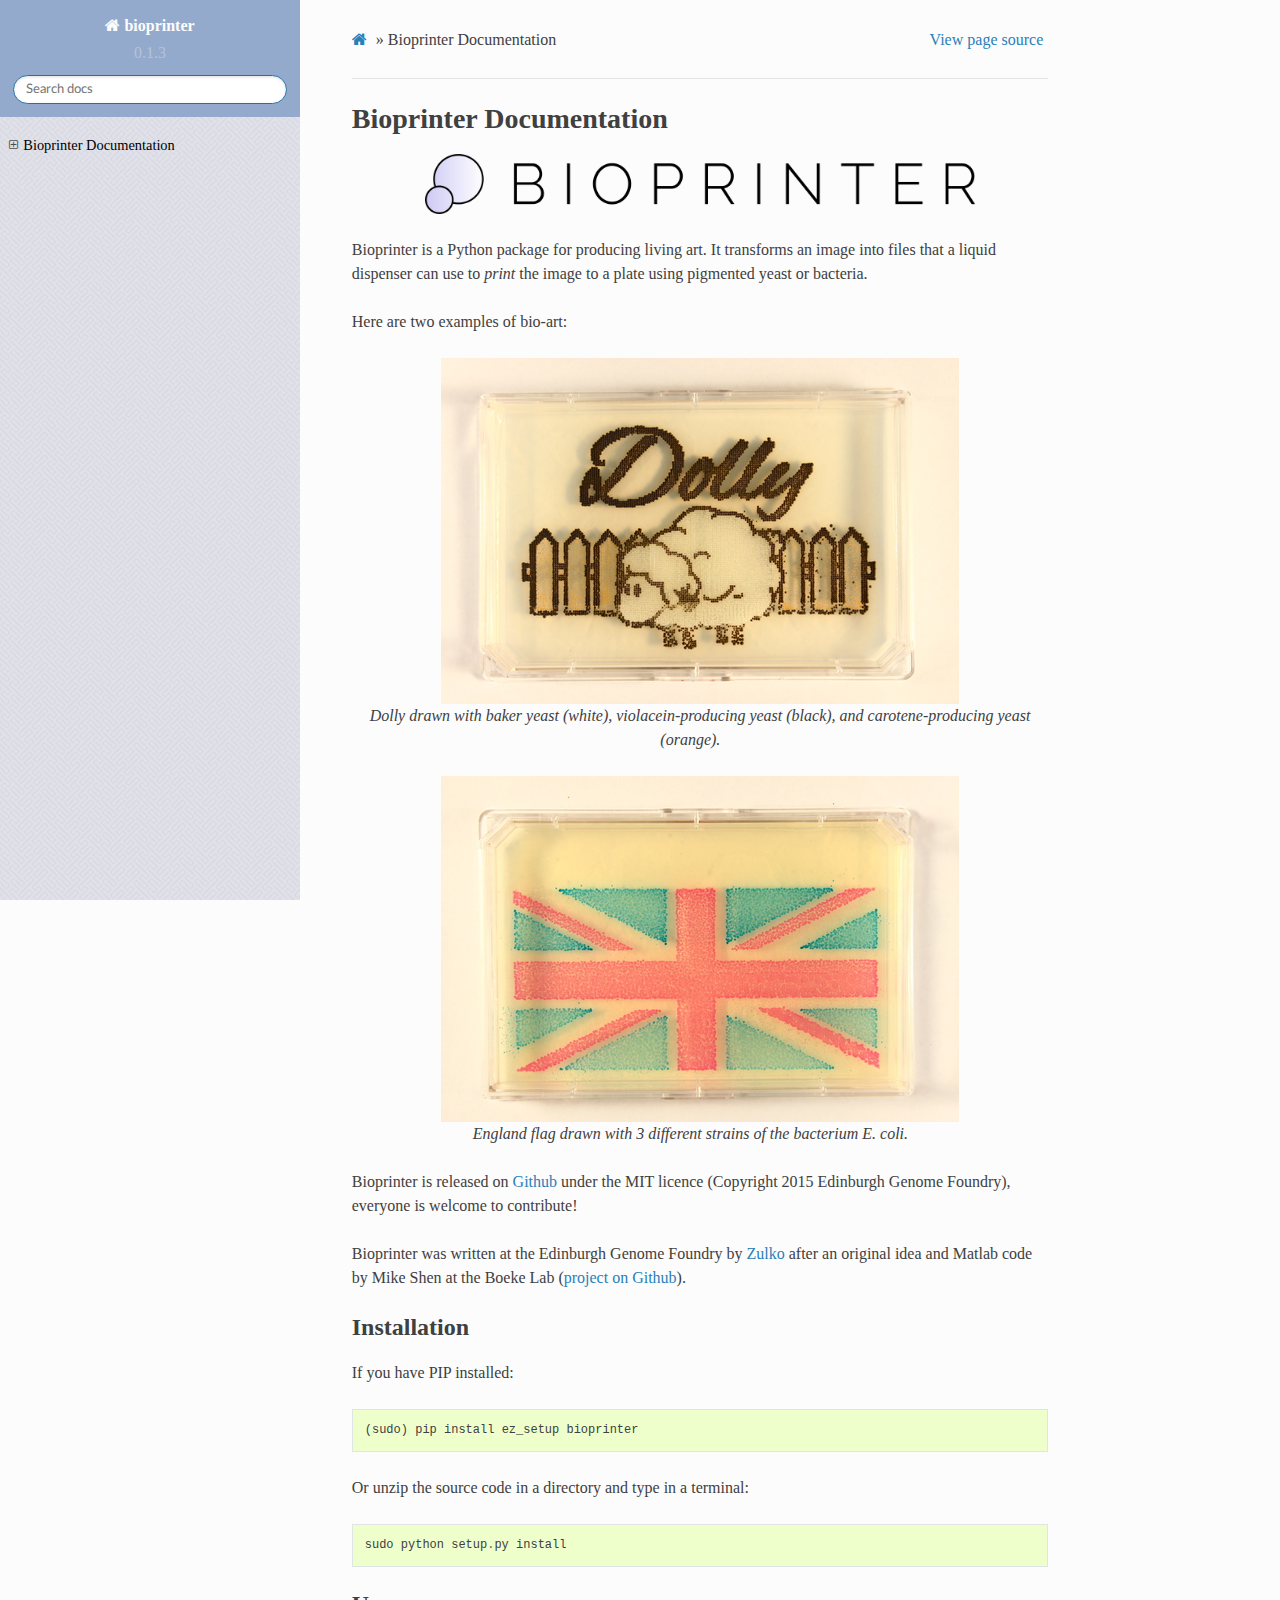
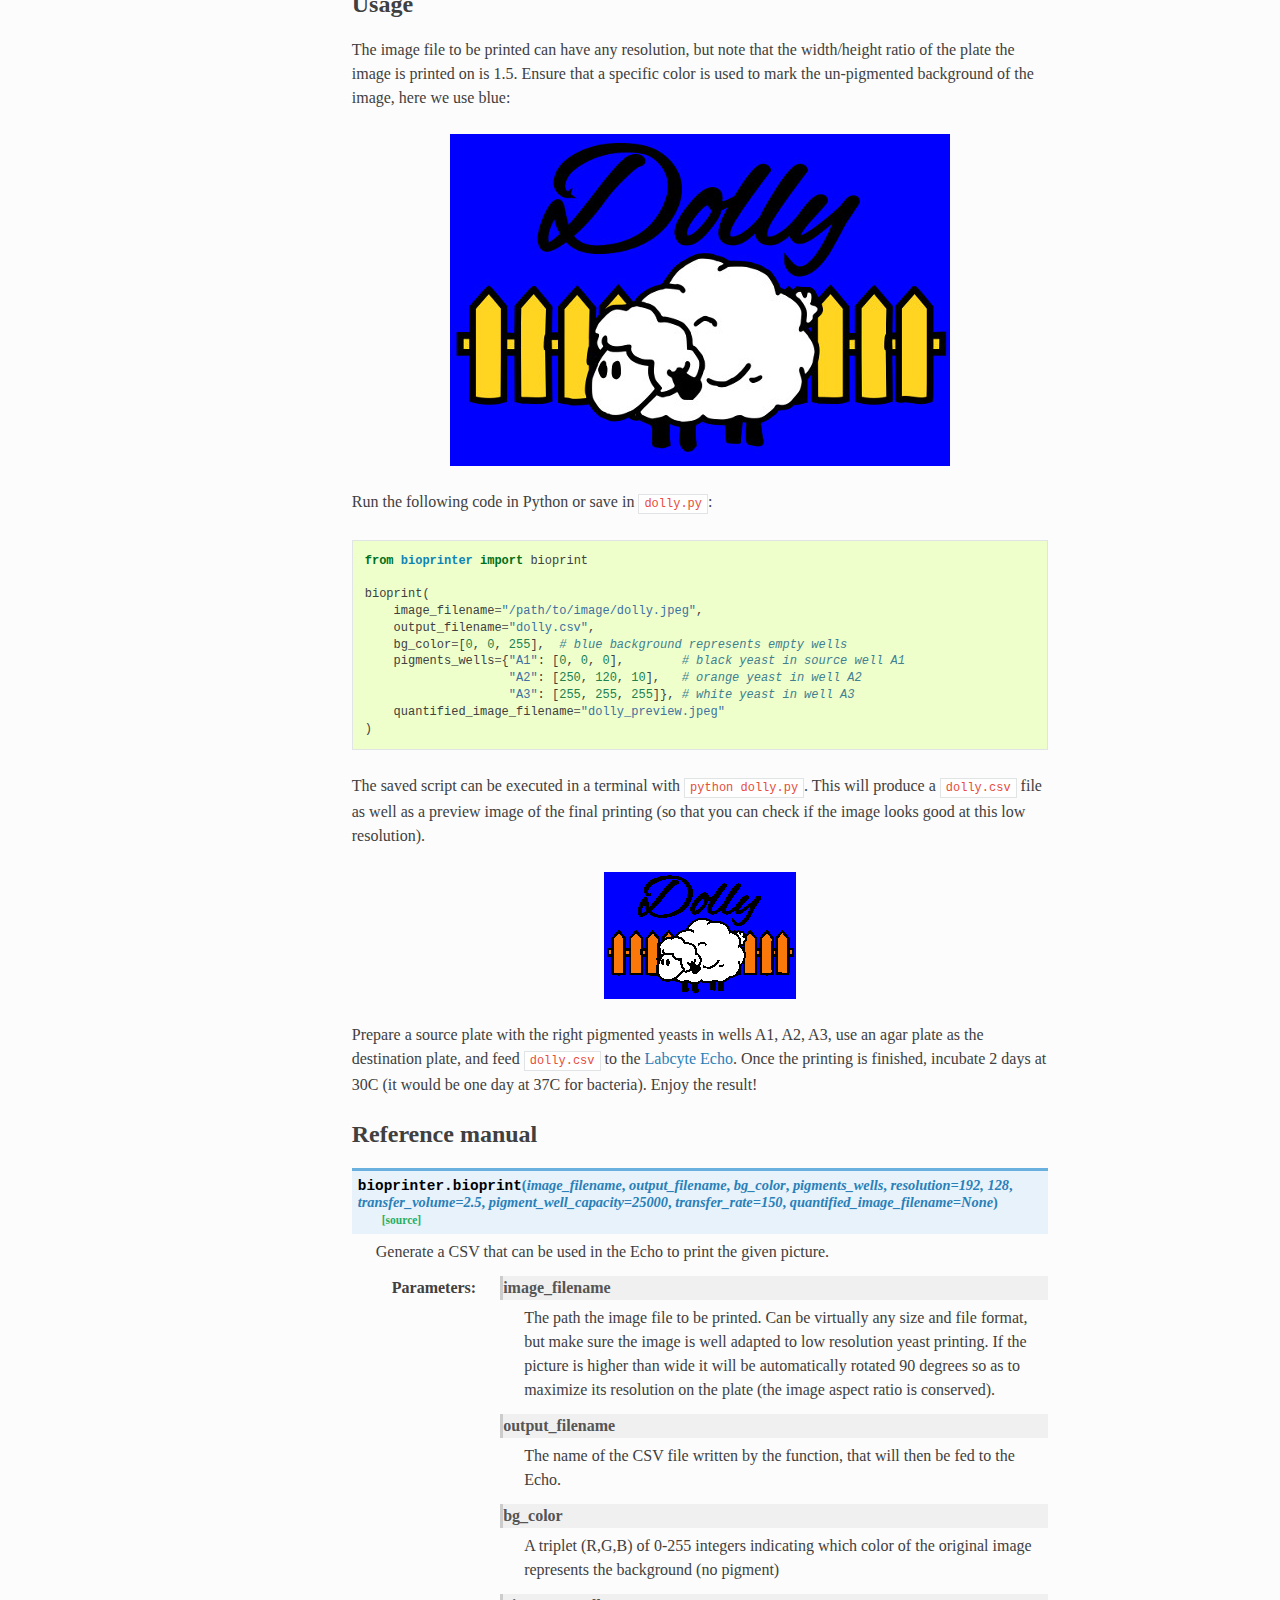
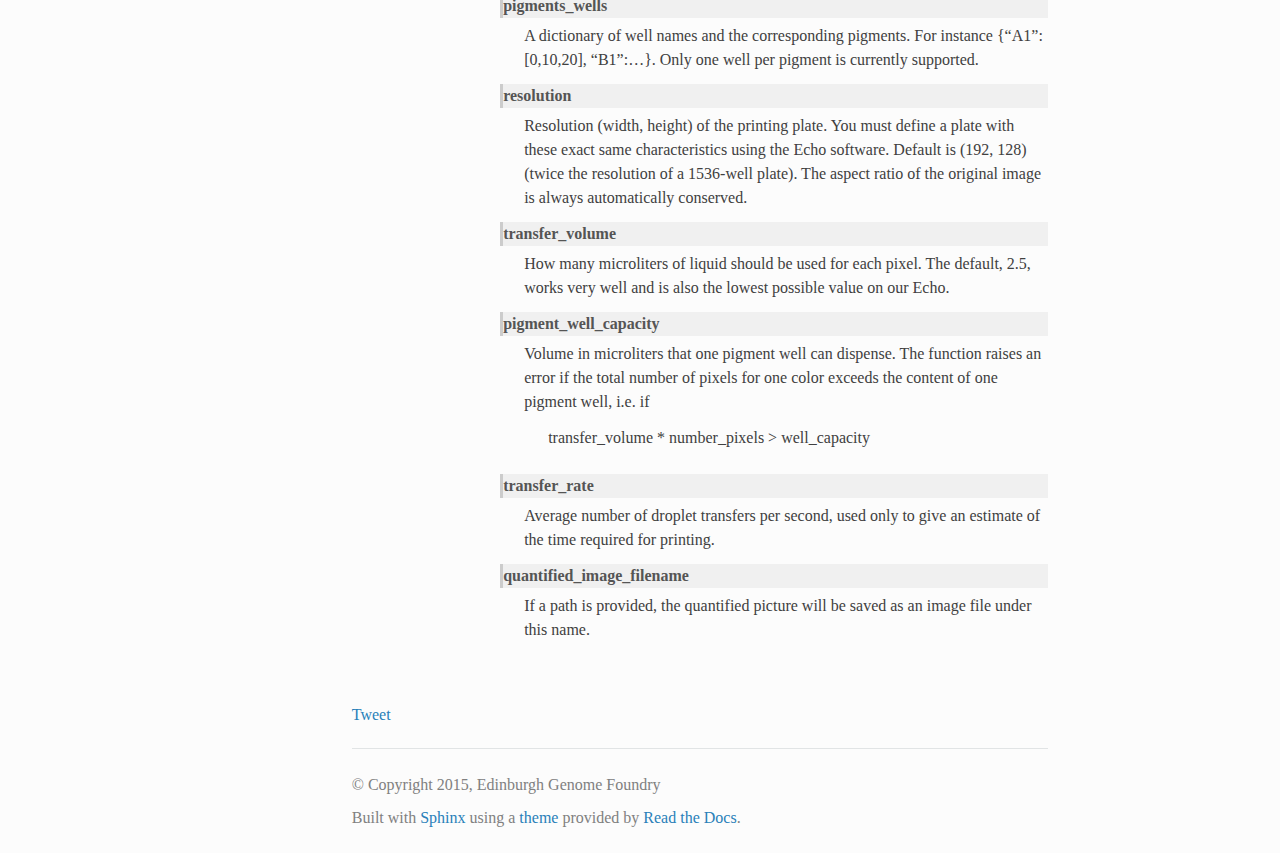
<file: index.html>
<!DOCTYPE html>
<html class="writer-html5" lang="en" >
<head>
  <meta charset="utf-8">
  
  <meta name="viewport" content="width=device-width, initial-scale=1.0">
  
  <title>Bioprinter Documentation &mdash; bioprinter 0.1.3 documentation</title>
  

  
  <link rel="stylesheet" href="_static/css/theme.css" type="text/css" />
  <link rel="stylesheet" href="_static/pygments.css" type="text/css" />
  <link rel="stylesheet" href="_static/css/main.css" type="text/css" />

  
  
  
  

  
  <!--[if lt IE 9]>
    <script src="_static/js/html5shiv.min.js"></script>
  <![endif]-->
  
    
      <script type="text/javascript" id="documentation_options" data-url_root="./" src="_static/documentation_options.js"></script>
        <script src="_static/jquery.js"></script>
        <script src="_static/underscore.js"></script>
        <script src="_static/doctools.js"></script>
        <script src="_static/language_data.js"></script>
    
    <script type="text/javascript" src="_static/js/theme.js"></script>

    
    <link rel="index" title="Index" href="genindex.html" />
    <link rel="search" title="Search" href="search.html" /> 
</head>

<body class="wy-body-for-nav">

   
  <div class="wy-grid-for-nav">
    
    <nav data-toggle="wy-nav-shift" class="wy-nav-side">
      <div class="wy-side-scroll">
        <div class="wy-side-nav-search" >
          

          
            <a href="#" class="icon icon-home" alt="Documentation Home"> bioprinter
          

          
          </a>

          
            
            
              <div class="version">
                0.1.3
              </div>
            
          

          
<div role="search">
  <form id="rtd-search-form" class="wy-form" action="search.html" method="get">
    <input type="text" name="q" placeholder="Search docs" />
    <input type="hidden" name="check_keywords" value="yes" />
    <input type="hidden" name="area" value="default" />
  </form>
</div>

          
        </div>

        
        <div class="wy-menu wy-menu-vertical" data-spy="affix" role="navigation" aria-label="main navigation">
          
            
            
              
            
            
              <!-- Local TOC -->
              <div class="local-toc"><ul>
<li><a class="reference internal" href="#">Bioprinter Documentation</a><ul>
<li><a class="reference internal" href="#installation">Installation</a></li>
<li><a class="reference internal" href="#usage">Usage</a></li>
<li><a class="reference internal" href="#reference-manual">Reference manual</a></li>
</ul>
</li>
</ul>
</div>
            
          
        </div>
        
      </div>
    </nav>

    <section data-toggle="wy-nav-shift" class="wy-nav-content-wrap">

      
      <nav class="wy-nav-top" aria-label="top navigation">
        
          <i data-toggle="wy-nav-top" class="fa fa-bars"></i>
          <a href="#">bioprinter</a>
        
      </nav>


      <div class="wy-nav-content">
        
        <div class="rst-content">
        
          















<div role="navigation" aria-label="breadcrumbs navigation">

  <ul class="wy-breadcrumbs">
    
      <li><a href="#" class="icon icon-home"></a> &raquo;</li>
        
      <li>Bioprinter Documentation</li>
    
    
      <li class="wy-breadcrumbs-aside">
        
            
            <a href="_sources/index.rst.txt" rel="nofollow"> View page source</a>
          
        
      </li>
    
  </ul>

  
  <hr/>
</div>
          <div role="main" class="document" itemscope="itemscope" itemtype="http://schema.org/Article">
           <div itemprop="articleBody">
            
  <div class="section" id="bioprinter-documentation">
<h1>Bioprinter Documentation<a class="headerlink" href="#bioprinter-documentation" title="Permalink to this headline">¶</a></h1>
<a class="reference internal image-reference" href="_images/title.png"><img alt="_images/title.png" class="align-center" src="_images/title.png" style="width: 550px;" /></a>
<p>Bioprinter is a Python package for producing living art. It transforms an image into files that a liquid dispenser can use to <em>print</em> the image to a plate using pigmented yeast or bacteria.</p>
<p>Here are two examples of bio-art:</p>
<div class="figure align-center" id="id1">
<img alt="_images/bioprint_dolly.jpeg" src="_images/bioprint_dolly.jpeg" />
<p class="caption"><span class="caption-text">Dolly drawn with baker yeast (white), violacein-producing yeast (black), and carotene-producing yeast (orange).</span><a class="headerlink" href="#id1" title="Permalink to this image">¶</a></p>
</div>
<div class="figure align-center" id="id2">
<img alt="_images/bioprint_england.jpeg" src="_images/bioprint_england.jpeg" />
<p class="caption"><span class="caption-text">England flag drawn with 3 different strains of the bacterium <em>E. coli</em>.</span><a class="headerlink" href="#id2" title="Permalink to this image">¶</a></p>
</div>
<p>Bioprinter is released on <a class="reference external" href="https://github.com/Edinburgh-Genome-Foundry/bioprinter">Github</a> under the MIT licence (Copyright 2015 Edinburgh Genome Foundry), everyone is welcome to contribute!</p>
<p>Bioprinter was written at the Edinburgh Genome Foundry by <a class="reference external" href="https://github.com/Zulko/">Zulko</a> after an original idea
and Matlab code by Mike Shen at the Boeke Lab (<a class="reference external" href="https://github.com/mshen5/BioPointillism">project on Github</a>).</p>
<div class="section" id="installation">
<h2>Installation<a class="headerlink" href="#installation" title="Permalink to this headline">¶</a></h2>
<p>If you have PIP installed:</p>
<div class="highlight-default notranslate"><div class="highlight"><pre><span></span><span class="p">(</span><span class="n">sudo</span><span class="p">)</span> <span class="n">pip</span> <span class="n">install</span> <span class="n">ez_setup</span> <span class="n">bioprinter</span>
</pre></div>
</div>
<p>Or unzip the source code in a directory and type in a terminal:</p>
<div class="highlight-default notranslate"><div class="highlight"><pre><span></span><span class="n">sudo</span> <span class="n">python</span> <span class="n">setup</span><span class="o">.</span><span class="n">py</span> <span class="n">install</span>
</pre></div>
</div>
</div>
<div class="section" id="usage">
<h2>Usage<a class="headerlink" href="#usage" title="Permalink to this headline">¶</a></h2>
<p>The image file to be printed can have any resolution, but note that the width/height ratio of the plate the image is printed on is 1.5. Ensure that a specific color is used to mark the un-pigmented background of the image, here we use blue:</p>
<div class="figure align-center">
<img alt="_images/dolly.jpeg" src="_images/dolly.jpeg" />
</div>
<p>Run the following code in Python or save in <code class="docutils literal notranslate"><span class="pre">dolly.py</span></code>:</p>
<div class="highlight-default notranslate"><div class="highlight"><pre><span></span><span class="kn">from</span> <span class="nn">bioprinter</span> <span class="kn">import</span> <span class="n">bioprint</span>

<span class="n">bioprint</span><span class="p">(</span>
    <span class="n">image_filename</span><span class="o">=</span><span class="s2">&quot;/path/to/image/dolly.jpeg&quot;</span><span class="p">,</span>
    <span class="n">output_filename</span><span class="o">=</span><span class="s2">&quot;dolly.csv&quot;</span><span class="p">,</span>
    <span class="n">bg_color</span><span class="o">=</span><span class="p">[</span><span class="mi">0</span><span class="p">,</span> <span class="mi">0</span><span class="p">,</span> <span class="mi">255</span><span class="p">],</span>  <span class="c1"># blue background represents empty wells</span>
    <span class="n">pigments_wells</span><span class="o">=</span><span class="p">{</span><span class="s2">&quot;A1&quot;</span><span class="p">:</span> <span class="p">[</span><span class="mi">0</span><span class="p">,</span> <span class="mi">0</span><span class="p">,</span> <span class="mi">0</span><span class="p">],</span>        <span class="c1"># black yeast in source well A1</span>
                    <span class="s2">&quot;A2&quot;</span><span class="p">:</span> <span class="p">[</span><span class="mi">250</span><span class="p">,</span> <span class="mi">120</span><span class="p">,</span> <span class="mi">10</span><span class="p">],</span>   <span class="c1"># orange yeast in well A2</span>
                    <span class="s2">&quot;A3&quot;</span><span class="p">:</span> <span class="p">[</span><span class="mi">255</span><span class="p">,</span> <span class="mi">255</span><span class="p">,</span> <span class="mi">255</span><span class="p">]},</span> <span class="c1"># white yeast in well A3</span>
    <span class="n">quantified_image_filename</span><span class="o">=</span><span class="s2">&quot;dolly_preview.jpeg&quot;</span>
<span class="p">)</span>
</pre></div>
</div>
<p>The saved script can be executed in a terminal with <code class="docutils literal notranslate"><span class="pre">python</span> <span class="pre">dolly.py</span></code>. This will produce a <code class="docutils literal notranslate"><span class="pre">dolly.csv</span></code> file as well as a preview image of the final printing (so that you can check if the image looks good at this low resolution).</p>
<div class="figure align-center">
<img alt="_images/dolly_preview.png" src="_images/dolly_preview.png" />
</div>
<p>Prepare a source plate with the right pigmented yeasts in wells A1, A2, A3, use an agar plate as the destination plate, and feed <code class="docutils literal notranslate"><span class="pre">dolly.csv</span></code> to the <a class="reference external" href="http://www.labcyte.com/products/liquidhandling/echo-555-liquid-handler">Labcyte Echo</a>. Once the printing is finished, incubate 2 days at 30C (it would be one day at 37C for bacteria). Enjoy the result!</p>
</div>
<div class="section" id="reference-manual">
<h2>Reference manual<a class="headerlink" href="#reference-manual" title="Permalink to this headline">¶</a></h2>
<dl class="py function">
<dt id="bioprinter.bioprint">
<code class="sig-prename descclassname">bioprinter.</code><code class="sig-name descname">bioprint</code><span class="sig-paren">(</span><em class="sig-param"><span class="n">image_filename</span></em>, <em class="sig-param"><span class="n">output_filename</span></em>, <em class="sig-param"><span class="n">bg_color</span></em>, <em class="sig-param"><span class="n">pigments_wells</span></em>, <em class="sig-param"><span class="n">resolution</span><span class="o">=</span><span class="default_value">192, 128</span></em>, <em class="sig-param"><span class="n">transfer_volume</span><span class="o">=</span><span class="default_value">2.5</span></em>, <em class="sig-param"><span class="n">pigment_well_capacity</span><span class="o">=</span><span class="default_value">25000</span></em>, <em class="sig-param"><span class="n">transfer_rate</span><span class="o">=</span><span class="default_value">150</span></em>, <em class="sig-param"><span class="n">quantified_image_filename</span><span class="o">=</span><span class="default_value">None</span></em><span class="sig-paren">)</span><a class="reference internal" href="_modules/bioprinter/bioprinter.html#bioprint"><span class="viewcode-link">[source]</span></a><a class="headerlink" href="#bioprinter.bioprint" title="Permalink to this definition">¶</a></dt>
<dd><p>Generate a CSV that can be used in the Echo to print the given picture.</p>
<dl class="field-list">
<dt class="field-odd">Parameters</dt>
<dd class="field-odd"><dl>
<dt><strong>image_filename</strong></dt><dd><p>The path the image file to be printed. Can be virtually any size
and file format, but make sure the image is well adapted to low
resolution yeast printing. If the picture is higher than wide it will
be automatically rotated 90 degrees so as to maximize its resolution on
the plate (the image aspect ratio is conserved).</p>
</dd>
<dt><strong>output_filename</strong></dt><dd><p>The name of the CSV file written by the function, that will then
be fed to the Echo.</p>
</dd>
<dt><strong>bg_color</strong></dt><dd><p>A triplet (R,G,B) of 0-255 integers indicating which color
of the original image represents the background (no pigment)</p>
</dd>
<dt><strong>pigments_wells</strong></dt><dd><p>A dictionary of well names and the corresponding pigments. For
instance {“A1”: [0,10,20], “B1”:…}. Only one well per pigment
is currently supported.</p>
</dd>
<dt><strong>resolution</strong></dt><dd><p>Resolution (width, height) of the printing plate. You must define a
plate with these exact same characteristics using the Echo
software. Default is (192, 128) (twice the resolution of a
1536-well plate). The aspect ratio of the original image is always
automatically conserved.</p>
</dd>
<dt><strong>transfer_volume</strong></dt><dd><p>How many microliters of liquid should be used for each pixel.
The default, 2.5, works very well and is also the lowest possible
value on our Echo.</p>
</dd>
<dt><strong>pigment_well_capacity</strong></dt><dd><p>Volume in microliters that one pigment well can dispense. The
function raises an error if the total number of pixels for one
color exceeds the content of one pigment well, i.e. if</p>
<blockquote>
<div><p>transfer_volume * number_pixels &gt; well_capacity</p>
</div></blockquote>
</dd>
<dt><strong>transfer_rate</strong></dt><dd><p>Average number of droplet transfers per second, used only to
give an estimate of the time required for printing.</p>
</dd>
<dt><strong>quantified_image_filename</strong></dt><dd><p>If a path is provided, the quantified picture will be saved as an
image file under this name.</p>
</dd>
</dl>
</dd>
</dl>
</dd></dl>

<a href="https://twitter.com/share" class="twitter-share-button"
data-text="BioPrinter - A Python module for printing with living matter" data-size="large" data-hashtags="Bioprinting">Tweet
</a>
<script>!function(d,s,id){var js,fjs=d.getElementsByTagName(s)[0],p=/^http:/.test(d.location)?'http':'https';
if(!d.getElementById(id)){js=d.createElement(s);js.id=id;js.src=p+'://platform.twitter.com/widgets.js';
fjs.parentNode.insertBefore(js,fjs);}}(document, 'script', 'twitter-wjs');
</script>
<iframe src="http://ghbtns.com/github-btn.html?user=Edinburgh-Genome-Foundry&repo=bioprinter&type=watch&count=true&size=large"
allowtransparency="true" frameborder="0" scrolling="0" width="152px" height="30px" margin-bottom="30px"></iframe></div>
</div>


           </div>
           
          </div>
          <footer>
  

  <hr/>

  <div role="contentinfo">
    <p>
        
        &copy; Copyright 2015, Edinburgh Genome Foundry

    </p>
  </div>
    
    
    
    Built with <a href="http://sphinx-doc.org/">Sphinx</a> using a
    
    <a href="https://github.com/rtfd/sphinx_rtd_theme">theme</a>
    
    provided by <a href="https://readthedocs.org">Read the Docs</a>. 

</footer>

        </div>
      </div>

    </section>

  </div>
  

  <script type="text/javascript">
      jQuery(function () {
          SphinxRtdTheme.Navigation.enable(true);
      });
  </script>

  
  
    
   

</body>
</html>
</file>
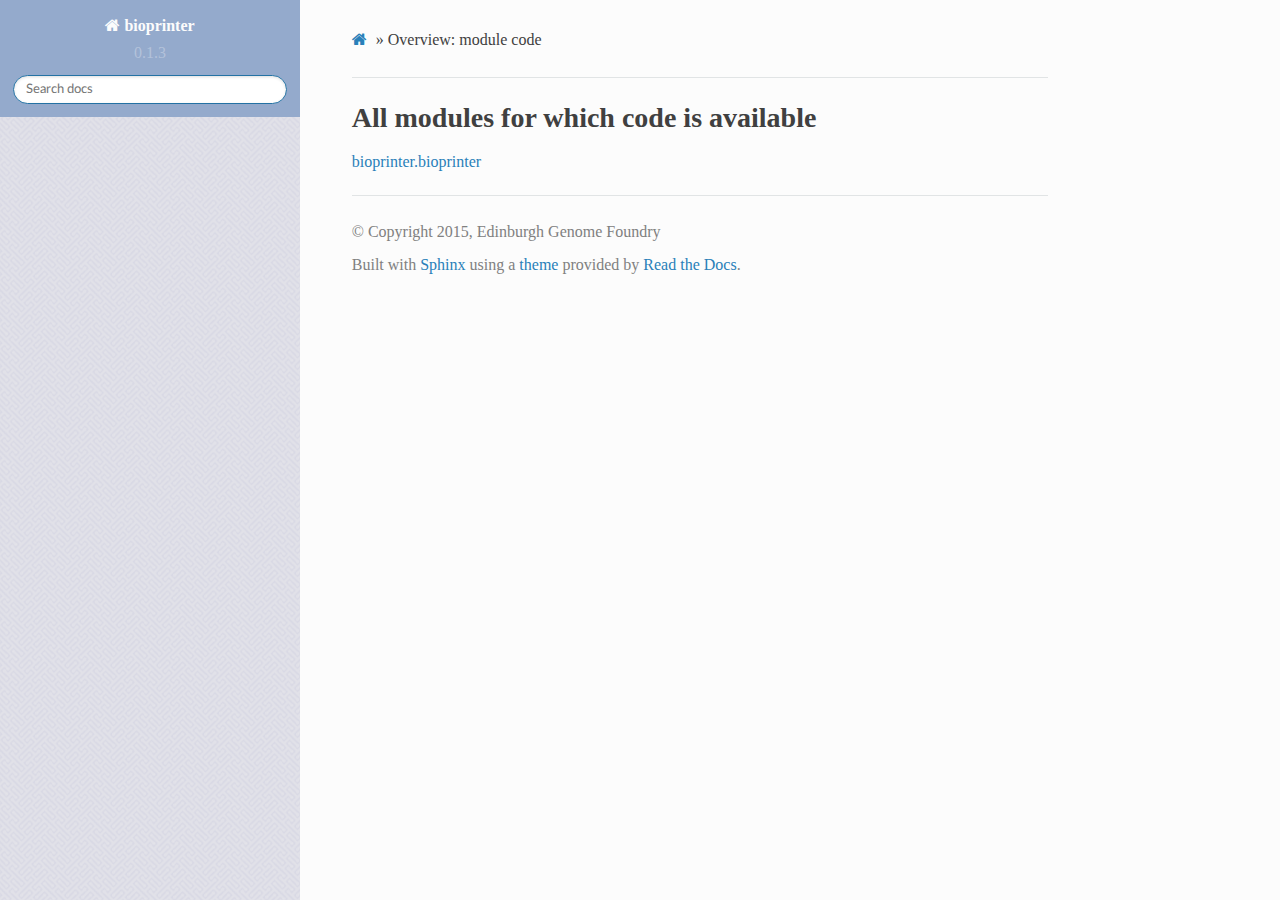
<file: _modules/index.html>
<!DOCTYPE html>
<html class="writer-html5" lang="en" >
<head>
  <meta charset="utf-8">
  
  <meta name="viewport" content="width=device-width, initial-scale=1.0">
  
  <title>Overview: module code &mdash; bioprinter 0.1.3 documentation</title>
  

  
  <link rel="stylesheet" href="../_static/css/theme.css" type="text/css" />
  <link rel="stylesheet" href="../_static/pygments.css" type="text/css" />
  <link rel="stylesheet" href="../_static/css/main.css" type="text/css" />

  
  
  
  

  
  <!--[if lt IE 9]>
    <script src="../_static/js/html5shiv.min.js"></script>
  <![endif]-->
  
    
      <script type="text/javascript" id="documentation_options" data-url_root="../" src="../_static/documentation_options.js"></script>
        <script src="../_static/jquery.js"></script>
        <script src="../_static/underscore.js"></script>
        <script src="../_static/doctools.js"></script>
        <script src="../_static/language_data.js"></script>
    
    <script type="text/javascript" src="../_static/js/theme.js"></script>

    
    <link rel="index" title="Index" href="../genindex.html" />
    <link rel="search" title="Search" href="../search.html" /> 
</head>

<body class="wy-body-for-nav">

   
  <div class="wy-grid-for-nav">
    
    <nav data-toggle="wy-nav-shift" class="wy-nav-side">
      <div class="wy-side-scroll">
        <div class="wy-side-nav-search" >
          

          
            <a href="../index.html" class="icon icon-home" alt="Documentation Home"> bioprinter
          

          
          </a>

          
            
            
              <div class="version">
                0.1.3
              </div>
            
          

          
<div role="search">
  <form id="rtd-search-form" class="wy-form" action="../search.html" method="get">
    <input type="text" name="q" placeholder="Search docs" />
    <input type="hidden" name="check_keywords" value="yes" />
    <input type="hidden" name="area" value="default" />
  </form>
</div>

          
        </div>

        
        <div class="wy-menu wy-menu-vertical" data-spy="affix" role="navigation" aria-label="main navigation">
          
            
            
              
            
            
              <!-- Local TOC -->
              <div class="local-toc"></div>
            
          
        </div>
        
      </div>
    </nav>

    <section data-toggle="wy-nav-shift" class="wy-nav-content-wrap">

      
      <nav class="wy-nav-top" aria-label="top navigation">
        
          <i data-toggle="wy-nav-top" class="fa fa-bars"></i>
          <a href="../index.html">bioprinter</a>
        
      </nav>


      <div class="wy-nav-content">
        
        <div class="rst-content">
        
          















<div role="navigation" aria-label="breadcrumbs navigation">

  <ul class="wy-breadcrumbs">
    
      <li><a href="../index.html" class="icon icon-home"></a> &raquo;</li>
        
      <li>Overview: module code</li>
    
    
      <li class="wy-breadcrumbs-aside">
        
      </li>
    
  </ul>

  
  <hr/>
</div>
          <div role="main" class="document" itemscope="itemscope" itemtype="http://schema.org/Article">
           <div itemprop="articleBody">
            
  <h1>All modules for which code is available</h1>
<ul><li><a href="bioprinter/bioprinter.html">bioprinter.bioprinter</a></li>
</ul>

           </div>
           
          </div>
          <footer>
  

  <hr/>

  <div role="contentinfo">
    <p>
        
        &copy; Copyright 2015, Edinburgh Genome Foundry

    </p>
  </div>
    
    
    
    Built with <a href="http://sphinx-doc.org/">Sphinx</a> using a
    
    <a href="https://github.com/rtfd/sphinx_rtd_theme">theme</a>
    
    provided by <a href="https://readthedocs.org">Read the Docs</a>. 

</footer>

        </div>
      </div>

    </section>

  </div>
  

  <script type="text/javascript">
      jQuery(function () {
          SphinxRtdTheme.Navigation.enable(true);
      });
  </script>

  
  
    
   

</body>
</html>
</file>
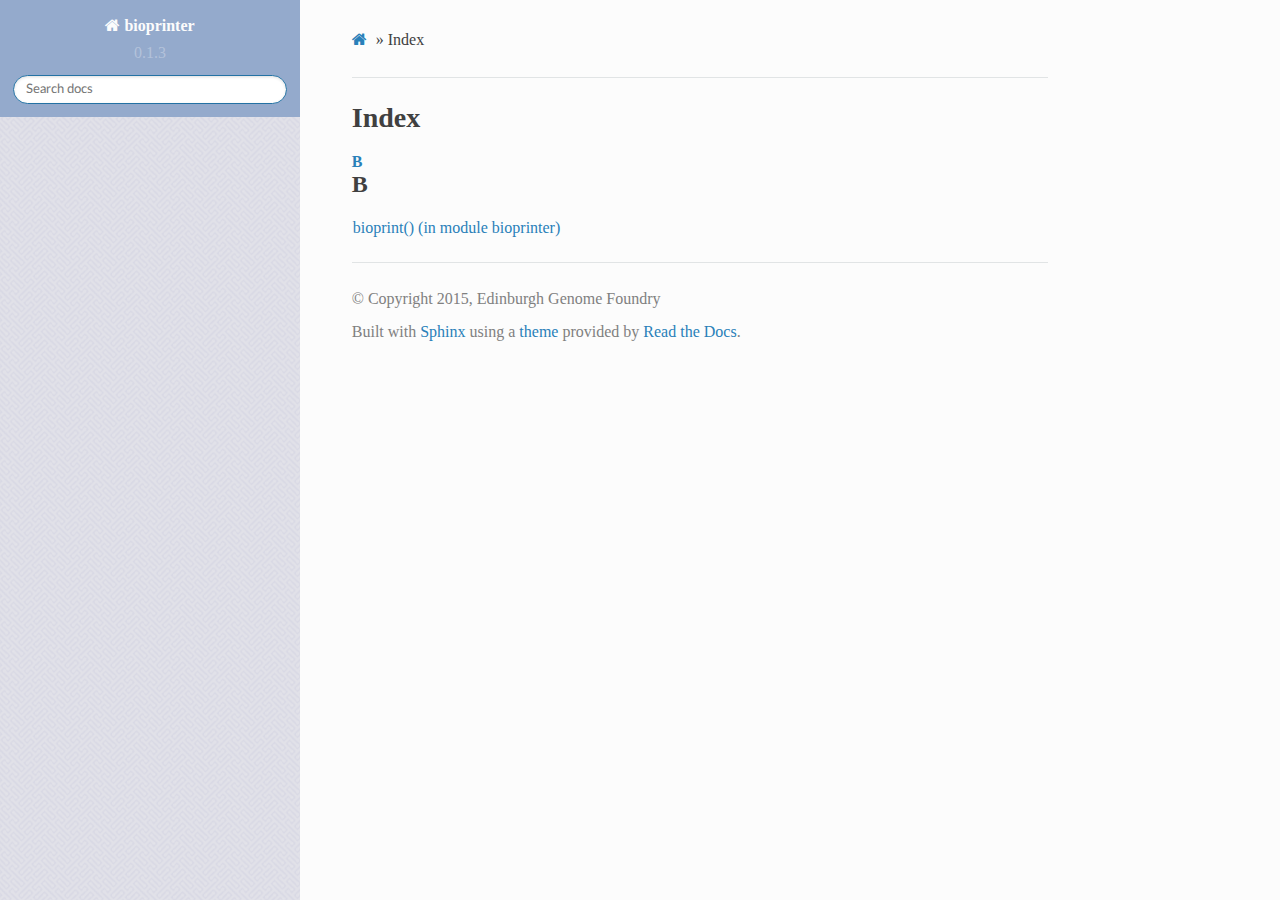
<file: genindex.html>
<!DOCTYPE html>
<html class="writer-html5" lang="en" >
<head>
  <meta charset="utf-8">
  
  <meta name="viewport" content="width=device-width, initial-scale=1.0">
  
  <title>Index &mdash; bioprinter 0.1.3 documentation</title>
  

  
  <link rel="stylesheet" href="_static/css/theme.css" type="text/css" />
  <link rel="stylesheet" href="_static/pygments.css" type="text/css" />
  <link rel="stylesheet" href="_static/css/main.css" type="text/css" />

  
  
  
  

  
  <!--[if lt IE 9]>
    <script src="_static/js/html5shiv.min.js"></script>
  <![endif]-->
  
    
      <script type="text/javascript" id="documentation_options" data-url_root="./" src="_static/documentation_options.js"></script>
        <script src="_static/jquery.js"></script>
        <script src="_static/underscore.js"></script>
        <script src="_static/doctools.js"></script>
        <script src="_static/language_data.js"></script>
    
    <script type="text/javascript" src="_static/js/theme.js"></script>

    
    <link rel="index" title="Index" href="#" />
    <link rel="search" title="Search" href="search.html" /> 
</head>

<body class="wy-body-for-nav">

   
  <div class="wy-grid-for-nav">
    
    <nav data-toggle="wy-nav-shift" class="wy-nav-side">
      <div class="wy-side-scroll">
        <div class="wy-side-nav-search" >
          

          
            <a href="index.html" class="icon icon-home" alt="Documentation Home"> bioprinter
          

          
          </a>

          
            
            
              <div class="version">
                0.1.3
              </div>
            
          

          
<div role="search">
  <form id="rtd-search-form" class="wy-form" action="search.html" method="get">
    <input type="text" name="q" placeholder="Search docs" />
    <input type="hidden" name="check_keywords" value="yes" />
    <input type="hidden" name="area" value="default" />
  </form>
</div>

          
        </div>

        
        <div class="wy-menu wy-menu-vertical" data-spy="affix" role="navigation" aria-label="main navigation">
          
            
            
              
            
            
              <!-- Local TOC -->
              <div class="local-toc"></div>
            
          
        </div>
        
      </div>
    </nav>

    <section data-toggle="wy-nav-shift" class="wy-nav-content-wrap">

      
      <nav class="wy-nav-top" aria-label="top navigation">
        
          <i data-toggle="wy-nav-top" class="fa fa-bars"></i>
          <a href="index.html">bioprinter</a>
        
      </nav>


      <div class="wy-nav-content">
        
        <div class="rst-content">
        
          















<div role="navigation" aria-label="breadcrumbs navigation">

  <ul class="wy-breadcrumbs">
    
      <li><a href="index.html" class="icon icon-home"></a> &raquo;</li>
        
      <li>Index</li>
    
    
      <li class="wy-breadcrumbs-aside">
        
            
        
      </li>
    
  </ul>

  
  <hr/>
</div>
          <div role="main" class="document" itemscope="itemscope" itemtype="http://schema.org/Article">
           <div itemprop="articleBody">
            

<h1 id="index">Index</h1>

<div class="genindex-jumpbox">
 <a href="#B"><strong>B</strong></a>
 
</div>
<h2 id="B">B</h2>
<table style="width: 100%" class="indextable genindextable"><tr>
  <td style="width: 33%; vertical-align: top;"><ul>
      <li><a href="index.html#bioprinter.bioprint">bioprint() (in module bioprinter)</a>
</li>
  </ul></td>
</tr></table>



           </div>
           
          </div>
          <footer>
  

  <hr/>

  <div role="contentinfo">
    <p>
        
        &copy; Copyright 2015, Edinburgh Genome Foundry

    </p>
  </div>
    
    
    
    Built with <a href="http://sphinx-doc.org/">Sphinx</a> using a
    
    <a href="https://github.com/rtfd/sphinx_rtd_theme">theme</a>
    
    provided by <a href="https://readthedocs.org">Read the Docs</a>. 

</footer>

        </div>
      </div>

    </section>

  </div>
  

  <script type="text/javascript">
      jQuery(function () {
          SphinxRtdTheme.Navigation.enable(true);
      });
  </script>

  
  
    
   

</body>
</html>
</file>
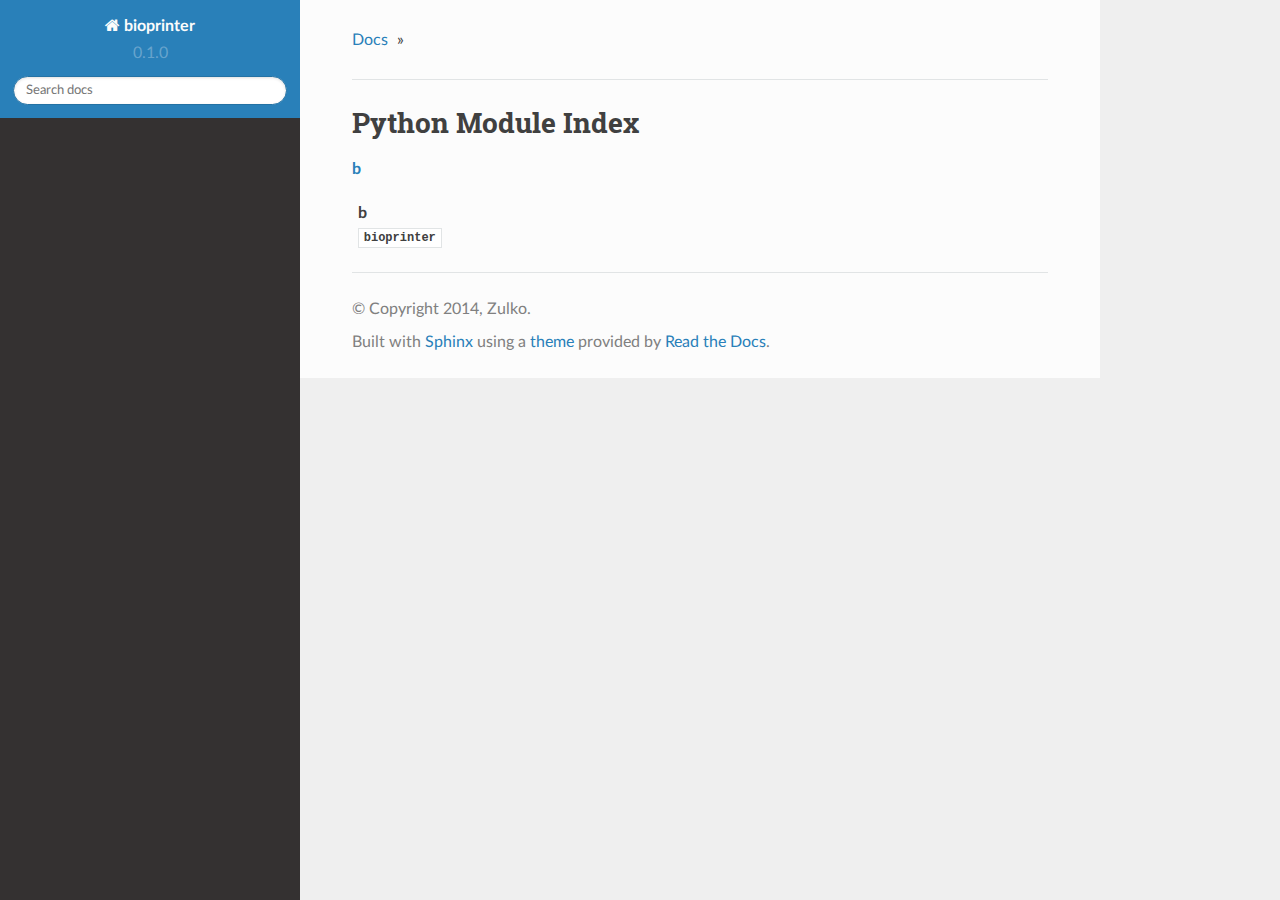
<file: py-modindex.html>
<!DOCTYPE html>
<!--[if IE 8]><html class="no-js lt-ie9" lang="en" > <![endif]-->
<!--[if gt IE 8]><!--> <html class="no-js" lang="en" > <!--<![endif]-->
<head>
  <meta charset="utf-8">
  
  <meta name="viewport" content="width=device-width, initial-scale=1.0">
  
  <title>Python Module Index &mdash; bioprinter 0.1.0 documentation</title>
  

  
  

  

  
  
    

  

  
  
    <link rel="stylesheet" href="_static/css/theme.css" type="text/css" />
  

  

  
    <link rel="top" title="bioprinter 0.1.0 documentation" href="index.html"/>
 

    <script type="text/javascript">
      DOCUMENTATION_OPTIONS.COLLAPSE_INDEX = true;
    </script>



  
  <script src="_static/js/modernizr.min.js"></script>

</head>

<body class="wy-body-for-nav" role="document">

  <div class="wy-grid-for-nav">

    
    <nav data-toggle="wy-nav-shift" class="wy-nav-side">
      <div class="wy-side-scroll">
        <div class="wy-side-nav-search">
          

          
            <a href="index.html" class="icon icon-home"> bioprinter
          

          
          </a>

          
            
            
              <div class="version">
                0.1.0
              </div>
            
          

          
<div role="search">
  <form id="rtd-search-form" class="wy-form" action="search.html" method="get">
    <input type="text" name="q" placeholder="Search docs" />
    <input type="hidden" name="check_keywords" value="yes" />
    <input type="hidden" name="area" value="default" />
  </form>
</div>

          
        </div>

        <div class="wy-menu wy-menu-vertical" data-spy="affix" role="navigation" aria-label="main navigation">
          
            
            
                <!-- Local TOC -->
                <div class="local-toc"></div>
            
          
        </div>
      </div>
    </nav>

    <section data-toggle="wy-nav-shift" class="wy-nav-content-wrap">

      
      <nav class="wy-nav-top" role="navigation" aria-label="top navigation">
        <i data-toggle="wy-nav-top" class="fa fa-bars"></i>
        <a href="index.html">bioprinter</a>
      </nav>


      
      <div class="wy-nav-content">
        <div class="rst-content">
          





<div role="navigation" aria-label="breadcrumbs navigation">
  <ul class="wy-breadcrumbs">
    <li><a href="index.html">Docs</a> &raquo;</li>
      
    <li></li>
      <li class="wy-breadcrumbs-aside">
        
          
        
      </li>
  </ul>
  <hr/>
</div>
          <div role="main" class="document" itemscope="itemscope" itemtype="http://schema.org/Article">
           <div itemprop="articleBody">
            

   <h1>Python Module Index</h1>

   <div class="modindex-jumpbox">
   <a href="#cap-b"><strong>b</strong></a>
   </div>

   <table class="indextable modindextable" cellspacing="0" cellpadding="2">
     <tr class="pcap"><td></td><td>&nbsp;</td><td></td></tr>
     <tr class="cap" id="cap-b"><td></td><td>
       <strong>b</strong></td><td></td></tr>
     <tr>
       <td></td>
       <td>
       <a href="index.html#module-bioprinter"><code class="xref">bioprinter</code></a></td><td>
       <em></em></td></tr>
   </table>


           </div>
          </div>
          <footer>
  

  <hr/>

  <div role="contentinfo">
    <p>
        &copy; Copyright 2014, Zulko.

    </p>
  </div>
  Built with <a href="http://sphinx-doc.org/">Sphinx</a> using a <a href="https://github.com/snide/sphinx_rtd_theme">theme</a> provided by <a href="https://readthedocs.org">Read the Docs</a>. 

</footer>

        </div>
      </div>

    </section>

  </div>
  


  

    <script type="text/javascript">
        var DOCUMENTATION_OPTIONS = {
            URL_ROOT:'./',
            VERSION:'0.1.0',
            COLLAPSE_INDEX:false,
            FILE_SUFFIX:'.html',
            HAS_SOURCE:  true
        };
    </script>
      <script type="text/javascript" src="_static/jquery.js"></script>
      <script type="text/javascript" src="_static/underscore.js"></script>
      <script type="text/javascript" src="_static/doctools.js"></script>

  

  
  
    <script type="text/javascript" src="_static/js/theme.js"></script>
  

  
  
  <script type="text/javascript">
      jQuery(function () {
          SphinxRtdTheme.StickyNav.enable();
      });
  </script>
   

</body>
</html>
</file>
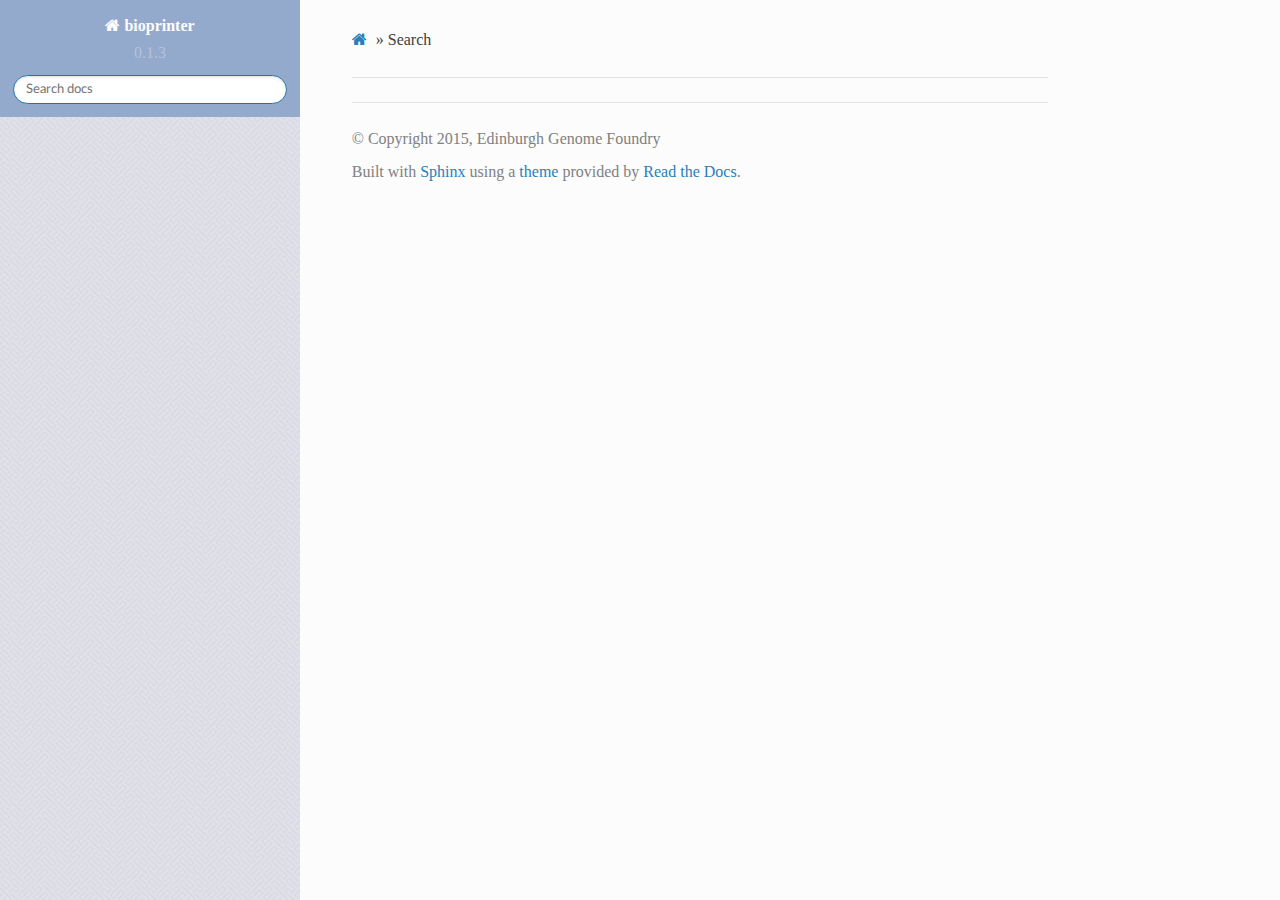
<file: search.html>
<!DOCTYPE html>
<html class="writer-html5" lang="en" >
<head>
  <meta charset="utf-8">
  
  <meta name="viewport" content="width=device-width, initial-scale=1.0">
  
  <title>Search &mdash; bioprinter 0.1.3 documentation</title>
  

  
  <link rel="stylesheet" href="_static/css/theme.css" type="text/css" />
  <link rel="stylesheet" href="_static/pygments.css" type="text/css" />
  <link rel="stylesheet" href="_static/css/main.css" type="text/css" />

  
  
  
  

  
    
  <!--[if lt IE 9]>
    <script src="_static/js/html5shiv.min.js"></script>
  <![endif]-->
  
    
      <script type="text/javascript" id="documentation_options" data-url_root="./" src="_static/documentation_options.js"></script>
        <script src="_static/jquery.js"></script>
        <script src="_static/underscore.js"></script>
        <script src="_static/doctools.js"></script>
        <script src="_static/language_data.js"></script>
    
    <script type="text/javascript" src="_static/js/theme.js"></script>

    
    <script type="text/javascript" src="_static/searchtools.js"></script>
    <link rel="index" title="Index" href="genindex.html" />
    <link rel="search" title="Search" href="#" /> 
</head>

<body class="wy-body-for-nav">

   
  <div class="wy-grid-for-nav">
    
    <nav data-toggle="wy-nav-shift" class="wy-nav-side">
      <div class="wy-side-scroll">
        <div class="wy-side-nav-search" >
          

          
            <a href="index.html" class="icon icon-home" alt="Documentation Home"> bioprinter
          

          
          </a>

          
            
            
              <div class="version">
                0.1.3
              </div>
            
          

          
<div role="search">
  <form id="rtd-search-form" class="wy-form" action="#" method="get">
    <input type="text" name="q" placeholder="Search docs" />
    <input type="hidden" name="check_keywords" value="yes" />
    <input type="hidden" name="area" value="default" />
  </form>
</div>

          
        </div>

        
        <div class="wy-menu wy-menu-vertical" data-spy="affix" role="navigation" aria-label="main navigation">
          
            
            
              
            
            
              <!-- Local TOC -->
              <div class="local-toc"></div>
            
          
        </div>
        
      </div>
    </nav>

    <section data-toggle="wy-nav-shift" class="wy-nav-content-wrap">

      
      <nav class="wy-nav-top" aria-label="top navigation">
        
          <i data-toggle="wy-nav-top" class="fa fa-bars"></i>
          <a href="index.html">bioprinter</a>
        
      </nav>


      <div class="wy-nav-content">
        
        <div class="rst-content">
        
          















<div role="navigation" aria-label="breadcrumbs navigation">

  <ul class="wy-breadcrumbs">
    
      <li><a href="index.html" class="icon icon-home"></a> &raquo;</li>
        
      <li>Search</li>
    
    
      <li class="wy-breadcrumbs-aside">
        
            
        
      </li>
    
  </ul>

  
  <hr/>
</div>
          <div role="main" class="document" itemscope="itemscope" itemtype="http://schema.org/Article">
           <div itemprop="articleBody">
            
  <noscript>
  <div id="fallback" class="admonition warning">
    <p class="last">
      Please activate JavaScript to enable the search functionality.
    </p>
  </div>
  </noscript>

  
  <div id="search-results">
  
  </div>

           </div>
           
          </div>
          <footer>
  

  <hr/>

  <div role="contentinfo">
    <p>
        
        &copy; Copyright 2015, Edinburgh Genome Foundry

    </p>
  </div>
    
    
    
    Built with <a href="http://sphinx-doc.org/">Sphinx</a> using a
    
    <a href="https://github.com/rtfd/sphinx_rtd_theme">theme</a>
    
    provided by <a href="https://readthedocs.org">Read the Docs</a>. 

</footer>

        </div>
      </div>

    </section>

  </div>
  

  <script type="text/javascript">
      jQuery(function () {
          SphinxRtdTheme.Navigation.enable(true);
      });
  </script>

  
  
    
  
  <script type="text/javascript">
    jQuery(function() { Search.loadIndex("searchindex.js"); });
  </script>
  
  <script type="text/javascript" id="searchindexloader"></script>
   


</body>
</html>
</file>
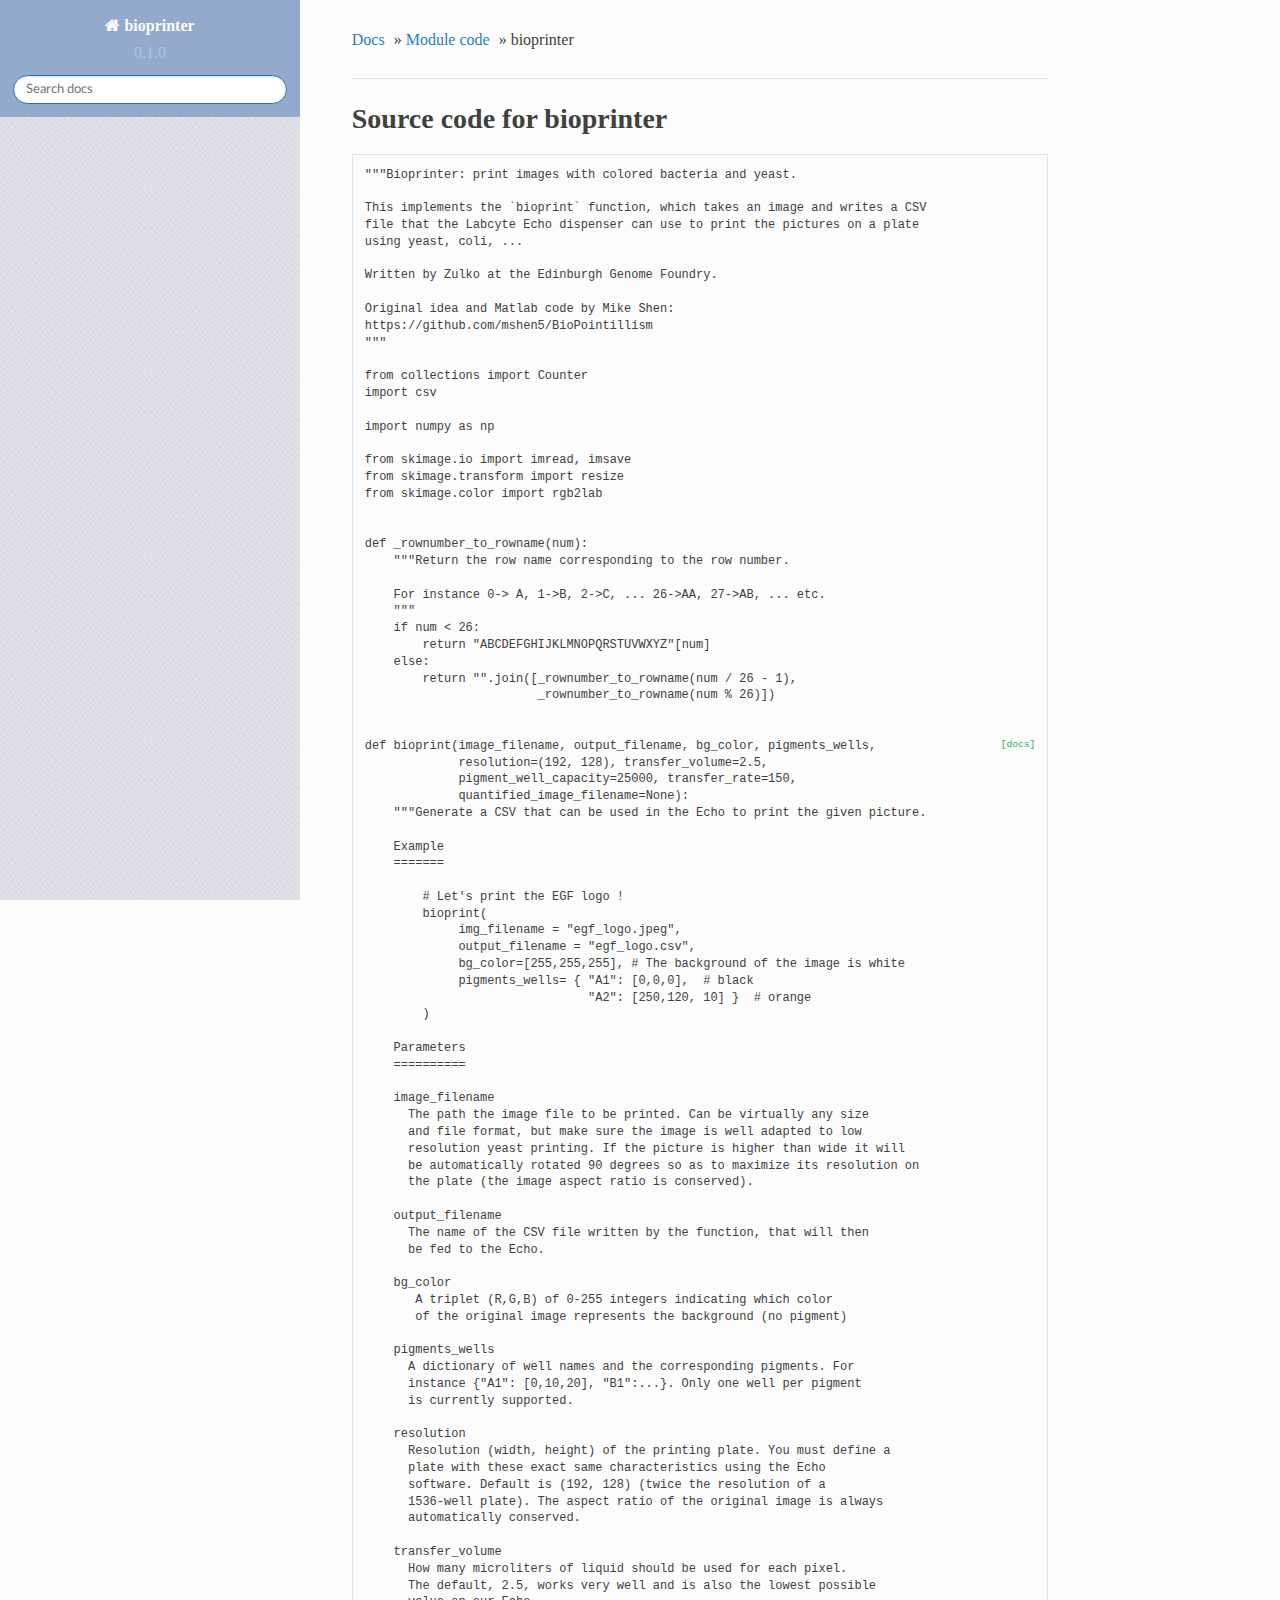
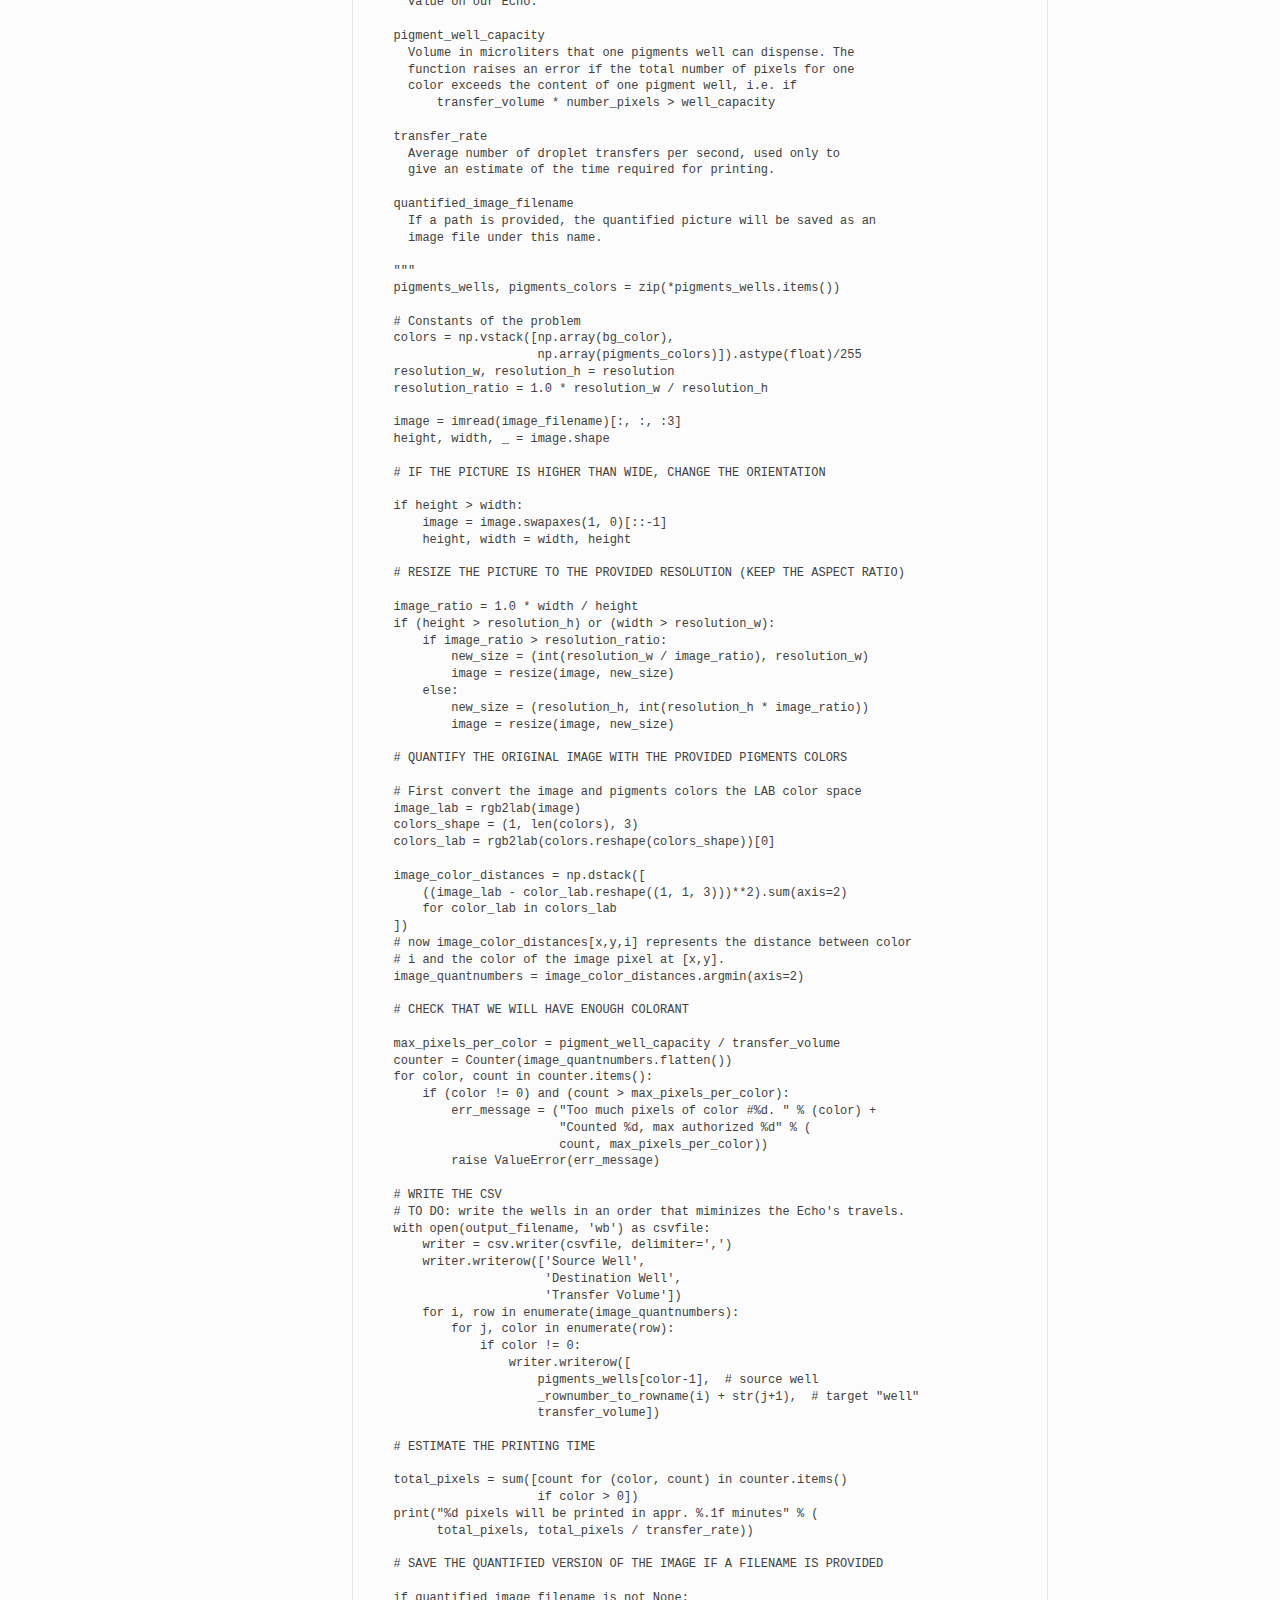
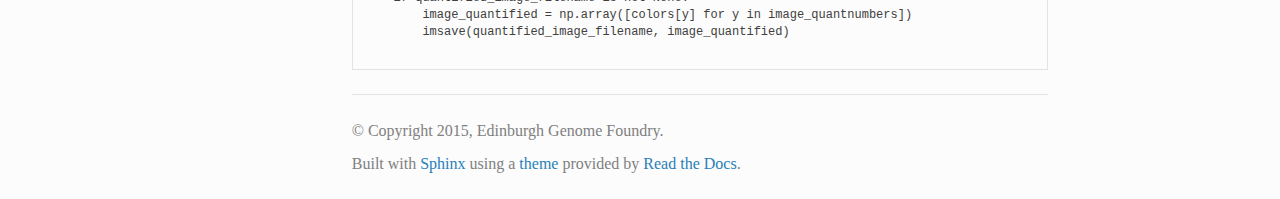
<file: _modules/bioprinter.html>
<!DOCTYPE html>
<!--[if IE 8]><html class="no-js lt-ie9" lang="en" > <![endif]-->
<!--[if gt IE 8]><!--> <html class="no-js" lang="en" > <!--<![endif]-->
<head>
  <meta charset="utf-8">
  
  <meta name="viewport" content="width=device-width, initial-scale=1.0">
  
  <title>bioprinter &mdash; bioprinter 0.1.0 documentation</title>
  

  
  

  

  
  
    

  

  
  
    <link rel="stylesheet" href="../_static/css/theme.css" type="text/css" />
  

  
    <link rel="stylesheet" href="../_static/css/main.css" type="text/css" />
  

  
    <link rel="top" title="bioprinter 0.1.0 documentation" href="../index.html"/>
        <link rel="up" title="Module code" href="index.html"/> 

  
  <script src="../_static/js/modernizr.min.js"></script>

</head>

<body class="wy-body-for-nav" role="document">

  <div class="wy-grid-for-nav">

    
    <nav data-toggle="wy-nav-shift" class="wy-nav-side">
      <div class="wy-side-scroll">
        <div class="wy-side-nav-search">
          

          
            <a href="../index.html" class="icon icon-home"> bioprinter
          

          
          </a>

          
            
            
              <div class="version">
                0.1.0
              </div>
            
          

          
<div role="search">
  <form id="rtd-search-form" class="wy-form" action="../search.html" method="get">
    <input type="text" name="q" placeholder="Search docs" />
    <input type="hidden" name="check_keywords" value="yes" />
    <input type="hidden" name="area" value="default" />
  </form>
</div>

          
        </div>

        <div class="wy-menu wy-menu-vertical" data-spy="affix" role="navigation" aria-label="main navigation">
          
            
            
                <!-- Local TOC -->
                <div class="local-toc"></div>
            
          
        </div>
      </div>
    </nav>

    <section data-toggle="wy-nav-shift" class="wy-nav-content-wrap">

      
      <nav class="wy-nav-top" role="navigation" aria-label="top navigation">
        <i data-toggle="wy-nav-top" class="fa fa-bars"></i>
        <a href="../index.html">bioprinter</a>
      </nav>


      
      <div class="wy-nav-content">
        <div class="rst-content">
          





<div role="navigation" aria-label="breadcrumbs navigation">
  <ul class="wy-breadcrumbs">
    <li><a href="../index.html">Docs</a> &raquo;</li>
      
          <li><a href="index.html">Module code</a> &raquo;</li>
      
    <li>bioprinter</li>
      <li class="wy-breadcrumbs-aside">
        
          
        
      </li>
  </ul>
  <hr/>
</div>
          <div role="main" class="document" itemscope="itemscope" itemtype="http://schema.org/Article">
           <div itemprop="articleBody">
            
  <h1>Source code for bioprinter</h1><div class="highlight"><pre>
<span class="sd">&quot;&quot;&quot;Bioprinter: print images with colored bacteria and yeast.</span>

<span class="sd">This implements the `bioprint` function, which takes an image and writes a CSV</span>
<span class="sd">file that the Labcyte Echo dispenser can use to print the pictures on a plate</span>
<span class="sd">using yeast, coli, ...</span>

<span class="sd">Written by Zulko at the Edinburgh Genome Foundry.</span>

<span class="sd">Original idea and Matlab code by Mike Shen:</span>
<span class="sd">https://github.com/mshen5/BioPointillism</span>
<span class="sd">&quot;&quot;&quot;</span>

<span class="kn">from</span> <span class="nn">collections</span> <span class="kn">import</span> <span class="n">Counter</span>
<span class="kn">import</span> <span class="nn">csv</span>

<span class="kn">import</span> <span class="nn">numpy</span> <span class="kn">as</span> <span class="nn">np</span>

<span class="kn">from</span> <span class="nn">skimage.io</span> <span class="kn">import</span> <span class="n">imread</span><span class="p">,</span> <span class="n">imsave</span>
<span class="kn">from</span> <span class="nn">skimage.transform</span> <span class="kn">import</span> <span class="n">resize</span>
<span class="kn">from</span> <span class="nn">skimage.color</span> <span class="kn">import</span> <span class="n">rgb2lab</span>


<span class="k">def</span> <span class="nf">_rownumber_to_rowname</span><span class="p">(</span><span class="n">num</span><span class="p">):</span>
    <span class="sd">&quot;&quot;&quot;Return the row name corresponding to the row number.</span>

<span class="sd">    For instance 0-&gt; A, 1-&gt;B, 2-&gt;C, ... 26-&gt;AA, 27-&gt;AB, ... etc.</span>
<span class="sd">    &quot;&quot;&quot;</span>
    <span class="k">if</span> <span class="n">num</span> <span class="o">&lt;</span> <span class="mi">26</span><span class="p">:</span>
        <span class="k">return</span> <span class="s">&quot;ABCDEFGHIJKLMNOPQRSTUVWXYZ&quot;</span><span class="p">[</span><span class="n">num</span><span class="p">]</span>
    <span class="k">else</span><span class="p">:</span>
        <span class="k">return</span> <span class="s">&quot;&quot;</span><span class="o">.</span><span class="n">join</span><span class="p">([</span><span class="n">_rownumber_to_rowname</span><span class="p">(</span><span class="n">num</span> <span class="o">/</span> <span class="mi">26</span> <span class="o">-</span> <span class="mi">1</span><span class="p">),</span>
                        <span class="n">_rownumber_to_rowname</span><span class="p">(</span><span class="n">num</span> <span class="o">%</span> <span class="mi">26</span><span class="p">)])</span>


<div class="viewcode-block" id="bioprint"><a class="viewcode-back" href="../index.html#bioprinter.bioprint">[docs]</a><span class="k">def</span> <span class="nf">bioprint</span><span class="p">(</span><span class="n">image_filename</span><span class="p">,</span> <span class="n">output_filename</span><span class="p">,</span> <span class="n">bg_color</span><span class="p">,</span> <span class="n">pigments_wells</span><span class="p">,</span>
             <span class="n">resolution</span><span class="o">=</span><span class="p">(</span><span class="mi">192</span><span class="p">,</span> <span class="mi">128</span><span class="p">),</span> <span class="n">transfer_volume</span><span class="o">=</span><span class="mf">2.5</span><span class="p">,</span>
             <span class="n">pigment_well_capacity</span><span class="o">=</span><span class="mi">25000</span><span class="p">,</span> <span class="n">transfer_rate</span><span class="o">=</span><span class="mi">150</span><span class="p">,</span>
             <span class="n">quantified_image_filename</span><span class="o">=</span><span class="bp">None</span><span class="p">):</span>
    <span class="sd">&quot;&quot;&quot;Generate a CSV that can be used in the Echo to print the given picture.</span>

<span class="sd">    Example</span>
<span class="sd">    =======</span>

<span class="sd">        # Let&#39;s print the EGF logo !</span>
<span class="sd">        bioprint(</span>
<span class="sd">             img_filename = &quot;egf_logo.jpeg&quot;,</span>
<span class="sd">             output_filename = &quot;egf_logo.csv&quot;,</span>
<span class="sd">             bg_color=[255,255,255], # The background of the image is white</span>
<span class="sd">             pigments_wells= { &quot;A1&quot;: [0,0,0],  # black</span>
<span class="sd">                               &quot;A2&quot;: [250,120, 10] }  # orange</span>
<span class="sd">        )</span>

<span class="sd">    Parameters</span>
<span class="sd">    ==========</span>

<span class="sd">    image_filename</span>
<span class="sd">      The path the image file to be printed. Can be virtually any size</span>
<span class="sd">      and file format, but make sure the image is well adapted to low</span>
<span class="sd">      resolution yeast printing. If the picture is higher than wide it will</span>
<span class="sd">      be automatically rotated 90 degrees so as to maximize its resolution on</span>
<span class="sd">      the plate (the image aspect ratio is conserved).</span>

<span class="sd">    output_filename</span>
<span class="sd">      The name of the CSV file written by the function, that will then</span>
<span class="sd">      be fed to the Echo.</span>

<span class="sd">    bg_color</span>
<span class="sd">       A triplet (R,G,B) of 0-255 integers indicating which color</span>
<span class="sd">       of the original image represents the background (no pigment)</span>

<span class="sd">    pigments_wells</span>
<span class="sd">      A dictionary of well names and the corresponding pigments. For</span>
<span class="sd">      instance {&quot;A1&quot;: [0,10,20], &quot;B1&quot;:...}. Only one well per pigment</span>
<span class="sd">      is currently supported.</span>

<span class="sd">    resolution</span>
<span class="sd">      Resolution (width, height) of the printing plate. You must define a</span>
<span class="sd">      plate with these exact same characteristics using the Echo</span>
<span class="sd">      software. Default is (192, 128) (twice the resolution of a</span>
<span class="sd">      1536-well plate). The aspect ratio of the original image is always</span>
<span class="sd">      automatically conserved.</span>

<span class="sd">    transfer_volume</span>
<span class="sd">      How many microliters of liquid should be used for each pixel.</span>
<span class="sd">      The default, 2.5, works very well and is also the lowest possible</span>
<span class="sd">      value on our Echo.</span>

<span class="sd">    pigment_well_capacity</span>
<span class="sd">      Volume in microliters that one pigments well can dispense. The</span>
<span class="sd">      function raises an error if the total number of pixels for one</span>
<span class="sd">      color exceeds the content of one pigment well, i.e. if</span>
<span class="sd">          transfer_volume * number_pixels &gt; well_capacity</span>

<span class="sd">    transfer_rate</span>
<span class="sd">      Average number of droplet transfers per second, used only to</span>
<span class="sd">      give an estimate of the time required for printing.</span>

<span class="sd">    quantified_image_filename</span>
<span class="sd">      If a path is provided, the quantified picture will be saved as an</span>
<span class="sd">      image file under this name.</span>

<span class="sd">    &quot;&quot;&quot;</span>
    <span class="n">pigments_wells</span><span class="p">,</span> <span class="n">pigments_colors</span> <span class="o">=</span> <span class="nb">zip</span><span class="p">(</span><span class="o">*</span><span class="n">pigments_wells</span><span class="o">.</span><span class="n">items</span><span class="p">())</span>

    <span class="c"># Constants of the problem</span>
    <span class="n">colors</span> <span class="o">=</span> <span class="n">np</span><span class="o">.</span><span class="n">vstack</span><span class="p">([</span><span class="n">np</span><span class="o">.</span><span class="n">array</span><span class="p">(</span><span class="n">bg_color</span><span class="p">),</span>
                        <span class="n">np</span><span class="o">.</span><span class="n">array</span><span class="p">(</span><span class="n">pigments_colors</span><span class="p">)])</span><span class="o">.</span><span class="n">astype</span><span class="p">(</span><span class="nb">float</span><span class="p">)</span><span class="o">/</span><span class="mi">255</span>
    <span class="n">resolution_w</span><span class="p">,</span> <span class="n">resolution_h</span> <span class="o">=</span> <span class="n">resolution</span>
    <span class="n">resolution_ratio</span> <span class="o">=</span> <span class="mf">1.0</span> <span class="o">*</span> <span class="n">resolution_w</span> <span class="o">/</span> <span class="n">resolution_h</span>

    <span class="n">image</span> <span class="o">=</span> <span class="n">imread</span><span class="p">(</span><span class="n">image_filename</span><span class="p">)[:,</span> <span class="p">:,</span> <span class="p">:</span><span class="mi">3</span><span class="p">]</span>
    <span class="n">height</span><span class="p">,</span> <span class="n">width</span><span class="p">,</span> <span class="n">_</span> <span class="o">=</span> <span class="n">image</span><span class="o">.</span><span class="n">shape</span>

    <span class="c"># IF THE PICTURE IS HIGHER THAN WIDE, CHANGE THE ORIENTATION</span>

    <span class="k">if</span> <span class="n">height</span> <span class="o">&gt;</span> <span class="n">width</span><span class="p">:</span>
        <span class="n">image</span> <span class="o">=</span> <span class="n">image</span><span class="o">.</span><span class="n">swapaxes</span><span class="p">(</span><span class="mi">1</span><span class="p">,</span> <span class="mi">0</span><span class="p">)[::</span><span class="o">-</span><span class="mi">1</span><span class="p">]</span>
        <span class="n">height</span><span class="p">,</span> <span class="n">width</span> <span class="o">=</span> <span class="n">width</span><span class="p">,</span> <span class="n">height</span>

    <span class="c"># RESIZE THE PICTURE TO THE PROVIDED RESOLUTION (KEEP THE ASPECT RATIO)</span>

    <span class="n">image_ratio</span> <span class="o">=</span> <span class="mf">1.0</span> <span class="o">*</span> <span class="n">width</span> <span class="o">/</span> <span class="n">height</span>
    <span class="k">if</span> <span class="p">(</span><span class="n">height</span> <span class="o">&gt;</span> <span class="n">resolution_h</span><span class="p">)</span> <span class="ow">or</span> <span class="p">(</span><span class="n">width</span> <span class="o">&gt;</span> <span class="n">resolution_w</span><span class="p">):</span>
        <span class="k">if</span> <span class="n">image_ratio</span> <span class="o">&gt;</span> <span class="n">resolution_ratio</span><span class="p">:</span>
            <span class="n">new_size</span> <span class="o">=</span> <span class="p">(</span><span class="nb">int</span><span class="p">(</span><span class="n">resolution_w</span> <span class="o">/</span> <span class="n">image_ratio</span><span class="p">),</span> <span class="n">resolution_w</span><span class="p">)</span>
            <span class="n">image</span> <span class="o">=</span> <span class="n">resize</span><span class="p">(</span><span class="n">image</span><span class="p">,</span> <span class="n">new_size</span><span class="p">)</span>
        <span class="k">else</span><span class="p">:</span>
            <span class="n">new_size</span> <span class="o">=</span> <span class="p">(</span><span class="n">resolution_h</span><span class="p">,</span> <span class="nb">int</span><span class="p">(</span><span class="n">resolution_h</span> <span class="o">*</span> <span class="n">image_ratio</span><span class="p">))</span>
            <span class="n">image</span> <span class="o">=</span> <span class="n">resize</span><span class="p">(</span><span class="n">image</span><span class="p">,</span> <span class="n">new_size</span><span class="p">)</span>

    <span class="c"># QUANTIFY THE ORIGINAL IMAGE WITH THE PROVIDED PIGMENTS COLORS</span>

    <span class="c"># First convert the image and pigments colors the LAB color space</span>
    <span class="n">image_lab</span> <span class="o">=</span> <span class="n">rgb2lab</span><span class="p">(</span><span class="n">image</span><span class="p">)</span>
    <span class="n">colors_shape</span> <span class="o">=</span> <span class="p">(</span><span class="mi">1</span><span class="p">,</span> <span class="nb">len</span><span class="p">(</span><span class="n">colors</span><span class="p">),</span> <span class="mi">3</span><span class="p">)</span>
    <span class="n">colors_lab</span> <span class="o">=</span> <span class="n">rgb2lab</span><span class="p">(</span><span class="n">colors</span><span class="o">.</span><span class="n">reshape</span><span class="p">(</span><span class="n">colors_shape</span><span class="p">))[</span><span class="mi">0</span><span class="p">]</span>

    <span class="n">image_color_distances</span> <span class="o">=</span> <span class="n">np</span><span class="o">.</span><span class="n">dstack</span><span class="p">([</span>
        <span class="p">((</span><span class="n">image_lab</span> <span class="o">-</span> <span class="n">color_lab</span><span class="o">.</span><span class="n">reshape</span><span class="p">((</span><span class="mi">1</span><span class="p">,</span> <span class="mi">1</span><span class="p">,</span> <span class="mi">3</span><span class="p">)))</span><span class="o">**</span><span class="mi">2</span><span class="p">)</span><span class="o">.</span><span class="n">sum</span><span class="p">(</span><span class="n">axis</span><span class="o">=</span><span class="mi">2</span><span class="p">)</span>
        <span class="k">for</span> <span class="n">color_lab</span> <span class="ow">in</span> <span class="n">colors_lab</span>
    <span class="p">])</span>
    <span class="c"># now image_color_distances[x,y,i] represents the distance between color</span>
    <span class="c"># i and the color of the image pixel at [x,y].</span>
    <span class="n">image_quantnumbers</span> <span class="o">=</span> <span class="n">image_color_distances</span><span class="o">.</span><span class="n">argmin</span><span class="p">(</span><span class="n">axis</span><span class="o">=</span><span class="mi">2</span><span class="p">)</span>

    <span class="c"># CHECK THAT WE WILL HAVE ENOUGH COLORANT</span>

    <span class="n">max_pixels_per_color</span> <span class="o">=</span> <span class="n">pigment_well_capacity</span> <span class="o">/</span> <span class="n">transfer_volume</span>
    <span class="n">counter</span> <span class="o">=</span> <span class="n">Counter</span><span class="p">(</span><span class="n">image_quantnumbers</span><span class="o">.</span><span class="n">flatten</span><span class="p">())</span>
    <span class="k">for</span> <span class="n">color</span><span class="p">,</span> <span class="n">count</span> <span class="ow">in</span> <span class="n">counter</span><span class="o">.</span><span class="n">items</span><span class="p">():</span>
        <span class="k">if</span> <span class="p">(</span><span class="n">color</span> <span class="o">!=</span> <span class="mi">0</span><span class="p">)</span> <span class="ow">and</span> <span class="p">(</span><span class="n">count</span> <span class="o">&gt;</span> <span class="n">max_pixels_per_color</span><span class="p">):</span>
            <span class="n">err_message</span> <span class="o">=</span> <span class="p">(</span><span class="s">&quot;Too much pixels of color #</span><span class="si">%d</span><span class="s">. &quot;</span> <span class="o">%</span> <span class="p">(</span><span class="n">color</span><span class="p">)</span> <span class="o">+</span>
                           <span class="s">&quot;Counted </span><span class="si">%d</span><span class="s">, max authorized </span><span class="si">%d</span><span class="s">&quot;</span> <span class="o">%</span> <span class="p">(</span>
                           <span class="n">count</span><span class="p">,</span> <span class="n">max_pixels_per_color</span><span class="p">))</span>
            <span class="k">raise</span> <span class="ne">ValueError</span><span class="p">(</span><span class="n">err_message</span><span class="p">)</span>

    <span class="c"># WRITE THE CSV</span>
    <span class="c"># TO DO: write the wells in an order that miminizes the Echo&#39;s travels.</span>
    <span class="k">with</span> <span class="nb">open</span><span class="p">(</span><span class="n">output_filename</span><span class="p">,</span> <span class="s">&#39;wb&#39;</span><span class="p">)</span> <span class="k">as</span> <span class="n">csvfile</span><span class="p">:</span>
        <span class="n">writer</span> <span class="o">=</span> <span class="n">csv</span><span class="o">.</span><span class="n">writer</span><span class="p">(</span><span class="n">csvfile</span><span class="p">,</span> <span class="n">delimiter</span><span class="o">=</span><span class="s">&#39;,&#39;</span><span class="p">)</span>
        <span class="n">writer</span><span class="o">.</span><span class="n">writerow</span><span class="p">([</span><span class="s">&#39;Source Well&#39;</span><span class="p">,</span>
                         <span class="s">&#39;Destination Well&#39;</span><span class="p">,</span>
                         <span class="s">&#39;Transfer Volume&#39;</span><span class="p">])</span>
        <span class="k">for</span> <span class="n">i</span><span class="p">,</span> <span class="n">row</span> <span class="ow">in</span> <span class="nb">enumerate</span><span class="p">(</span><span class="n">image_quantnumbers</span><span class="p">):</span>
            <span class="k">for</span> <span class="n">j</span><span class="p">,</span> <span class="n">color</span> <span class="ow">in</span> <span class="nb">enumerate</span><span class="p">(</span><span class="n">row</span><span class="p">):</span>
                <span class="k">if</span> <span class="n">color</span> <span class="o">!=</span> <span class="mi">0</span><span class="p">:</span>
                    <span class="n">writer</span><span class="o">.</span><span class="n">writerow</span><span class="p">([</span>
                        <span class="n">pigments_wells</span><span class="p">[</span><span class="n">color</span><span class="o">-</span><span class="mi">1</span><span class="p">],</span>  <span class="c"># source well</span>
                        <span class="n">_rownumber_to_rowname</span><span class="p">(</span><span class="n">i</span><span class="p">)</span> <span class="o">+</span> <span class="nb">str</span><span class="p">(</span><span class="n">j</span><span class="o">+</span><span class="mi">1</span><span class="p">),</span>  <span class="c"># target &quot;well&quot;</span>
                        <span class="n">transfer_volume</span><span class="p">])</span>

    <span class="c"># ESTIMATE THE PRINTING TIME</span>

    <span class="n">total_pixels</span> <span class="o">=</span> <span class="nb">sum</span><span class="p">([</span><span class="n">count</span> <span class="k">for</span> <span class="p">(</span><span class="n">color</span><span class="p">,</span> <span class="n">count</span><span class="p">)</span> <span class="ow">in</span> <span class="n">counter</span><span class="o">.</span><span class="n">items</span><span class="p">()</span>
                        <span class="k">if</span> <span class="n">color</span> <span class="o">&gt;</span> <span class="mi">0</span><span class="p">])</span>
    <span class="k">print</span><span class="p">(</span><span class="s">&quot;</span><span class="si">%d</span><span class="s"> pixels will be printed in appr. </span><span class="si">%.1f</span><span class="s"> minutes&quot;</span> <span class="o">%</span> <span class="p">(</span>
          <span class="n">total_pixels</span><span class="p">,</span> <span class="n">total_pixels</span> <span class="o">/</span> <span class="n">transfer_rate</span><span class="p">))</span>

    <span class="c"># SAVE THE QUANTIFIED VERSION OF THE IMAGE IF A FILENAME IS PROVIDED</span>

    <span class="k">if</span> <span class="n">quantified_image_filename</span> <span class="ow">is</span> <span class="ow">not</span> <span class="bp">None</span><span class="p">:</span>
        <span class="n">image_quantified</span> <span class="o">=</span> <span class="n">np</span><span class="o">.</span><span class="n">array</span><span class="p">([</span><span class="n">colors</span><span class="p">[</span><span class="n">y</span><span class="p">]</span> <span class="k">for</span> <span class="n">y</span> <span class="ow">in</span> <span class="n">image_quantnumbers</span><span class="p">])</span>
        <span class="n">imsave</span><span class="p">(</span><span class="n">quantified_image_filename</span><span class="p">,</span> <span class="n">image_quantified</span><span class="p">)</span></div>
</pre></div>

           </div>
          </div>
          <footer>
  

  <hr/>

  <div role="contentinfo">
    <p>
        &copy; Copyright 2015, Edinburgh Genome Foundry.

    </p>
  </div>
  Built with <a href="http://sphinx-doc.org/">Sphinx</a> using a <a href="https://github.com/snide/sphinx_rtd_theme">theme</a> provided by <a href="https://readthedocs.org">Read the Docs</a>. 

</footer>

        </div>
      </div>

    </section>

  </div>
  


  

    <script type="text/javascript">
        var DOCUMENTATION_OPTIONS = {
            URL_ROOT:'../',
            VERSION:'0.1.0',
            COLLAPSE_INDEX:false,
            FILE_SUFFIX:'.html',
            HAS_SOURCE:  true
        };
    </script>
      <script type="text/javascript" src="../_static/jquery.js"></script>
      <script type="text/javascript" src="../_static/underscore.js"></script>
      <script type="text/javascript" src="../_static/doctools.js"></script>

  

  
  
    <script type="text/javascript" src="../_static/js/theme.js"></script>
  

  
  
  <script type="text/javascript">
      jQuery(function () {
          SphinxRtdTheme.StickyNav.enable();
      });
  </script>
   

</body>
</html>
</file>
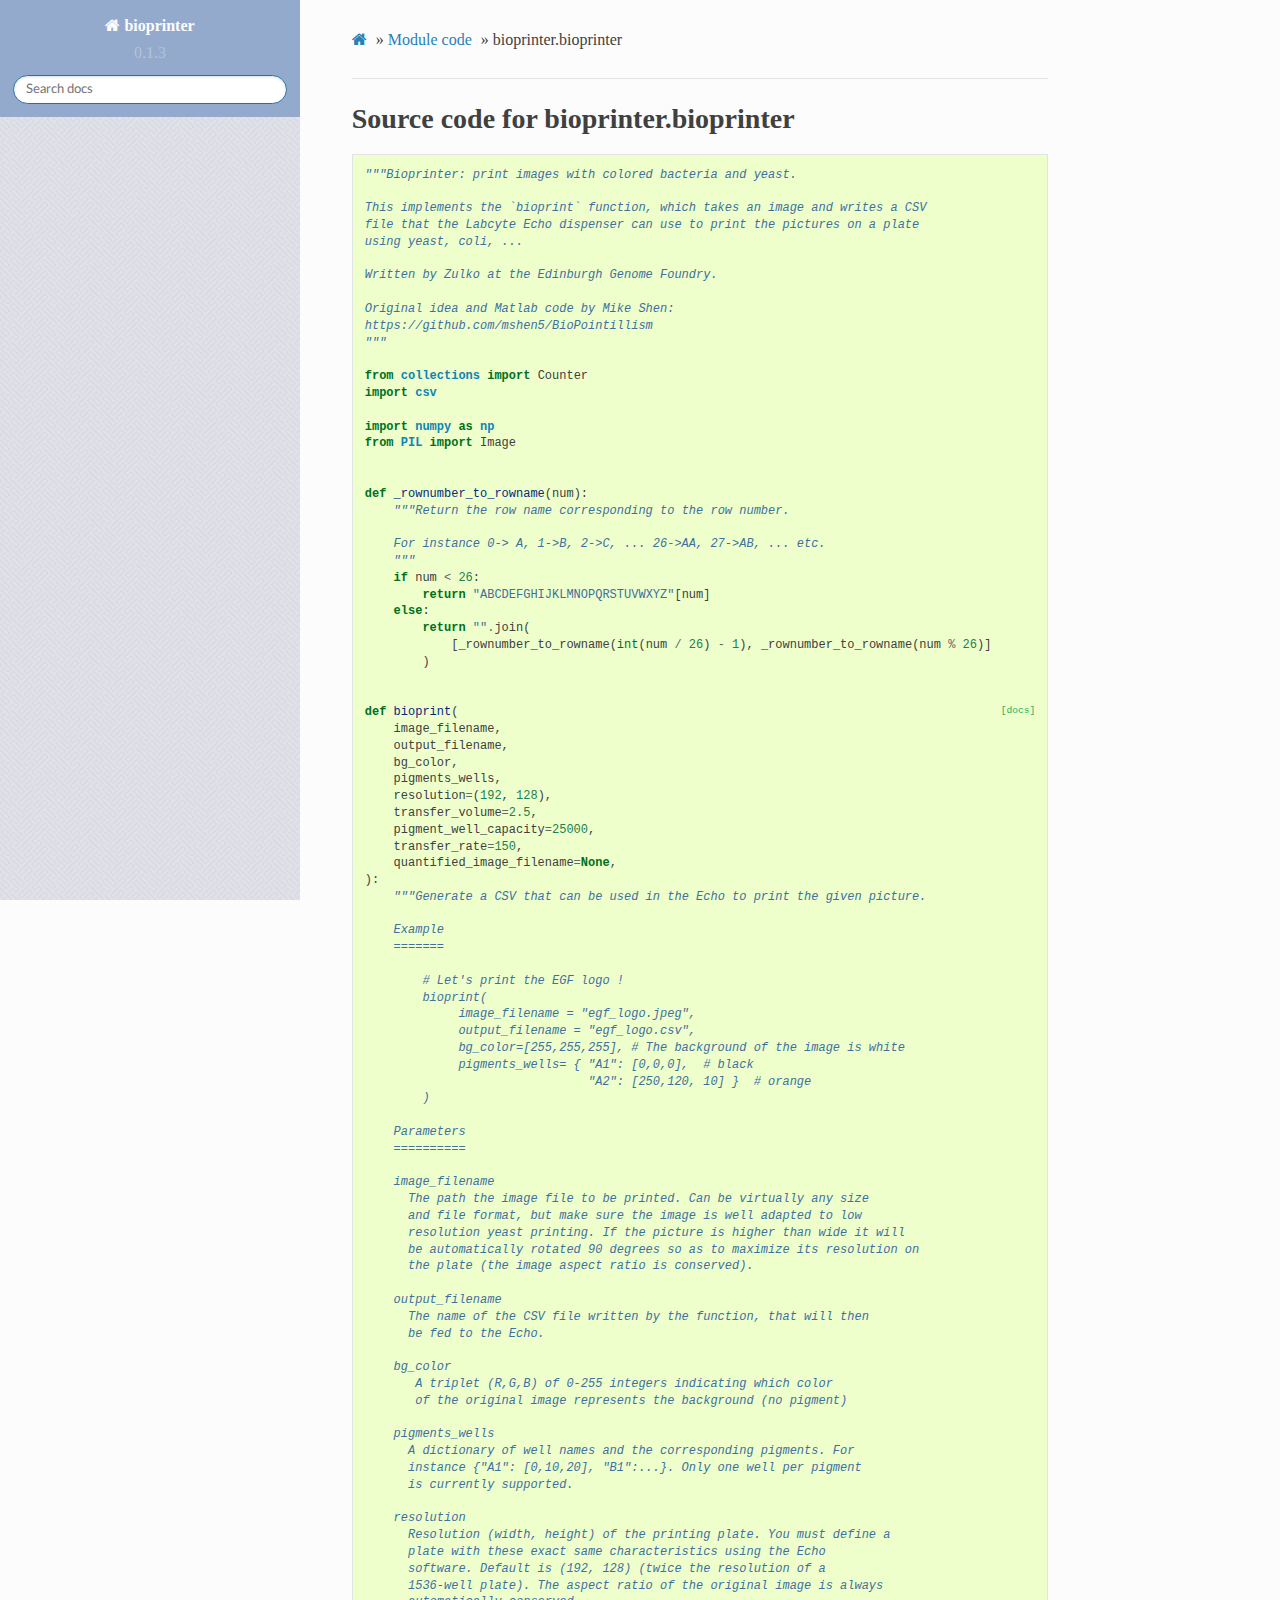
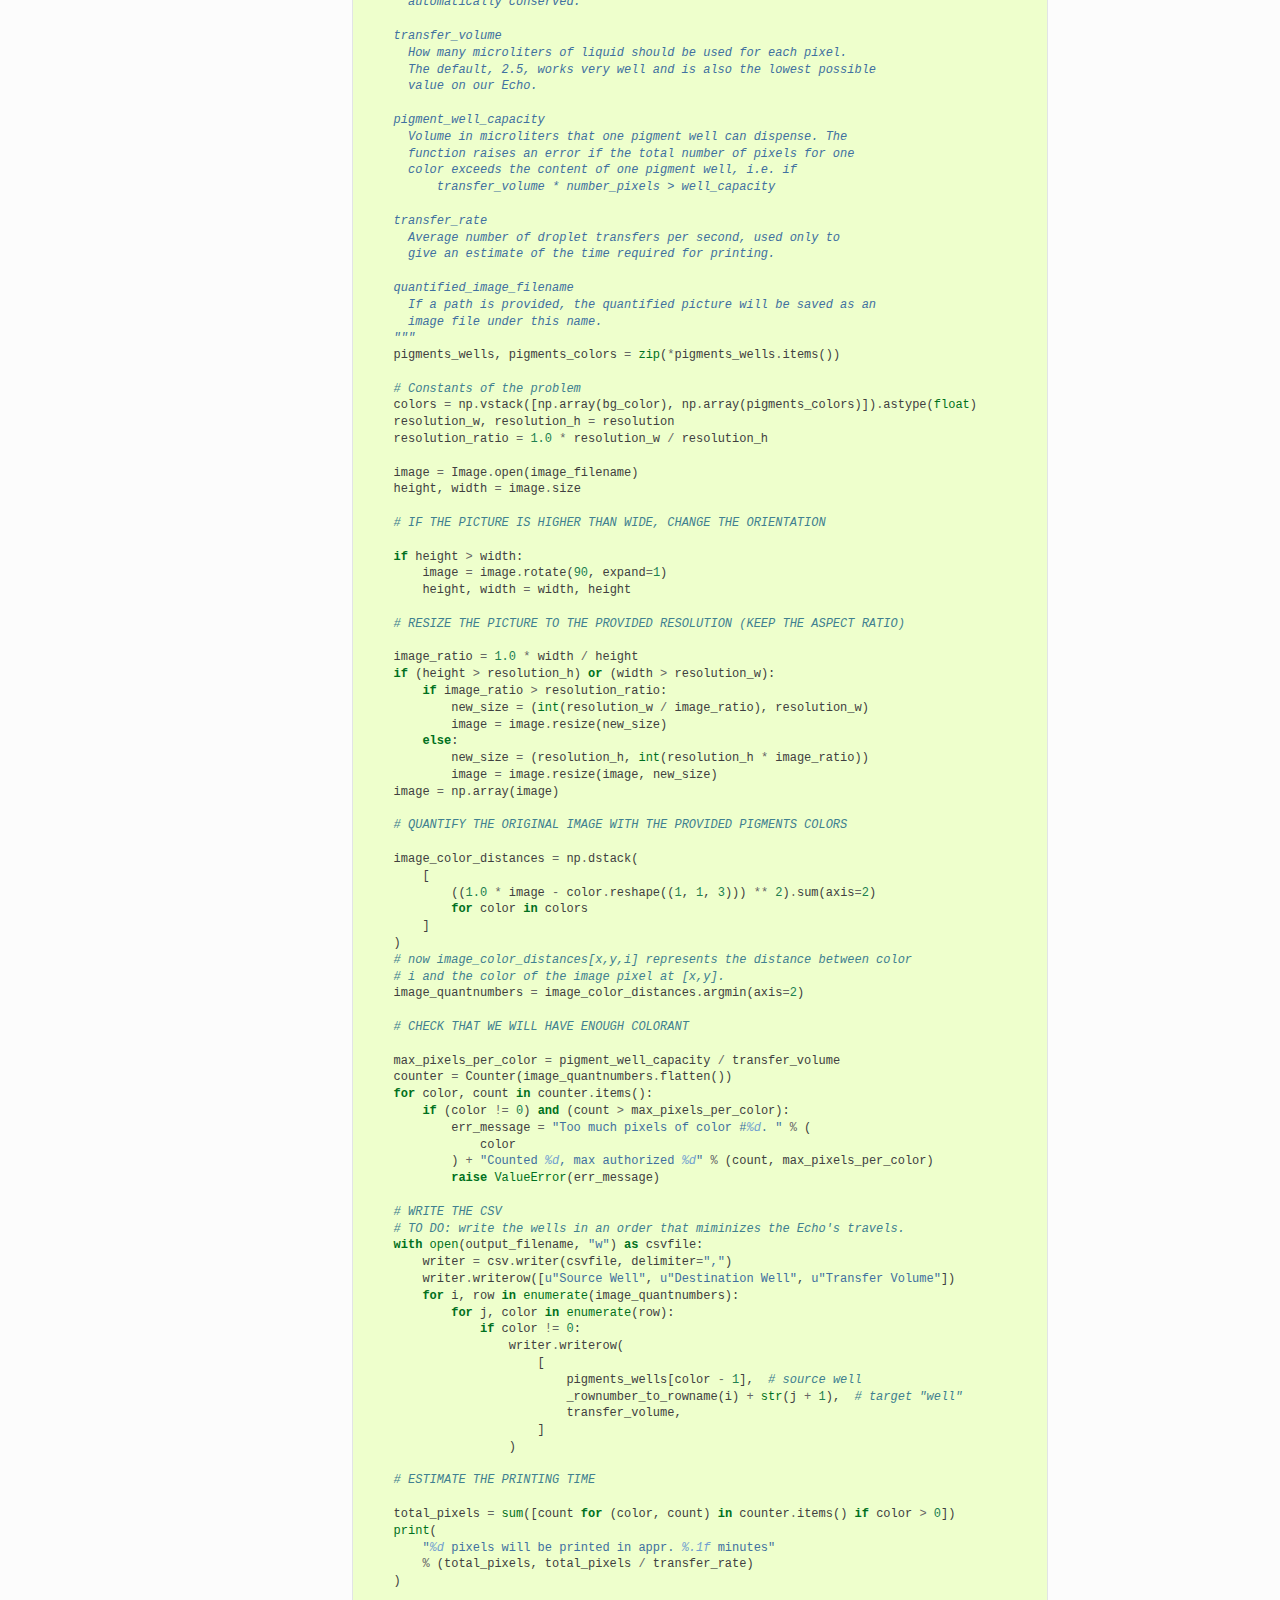
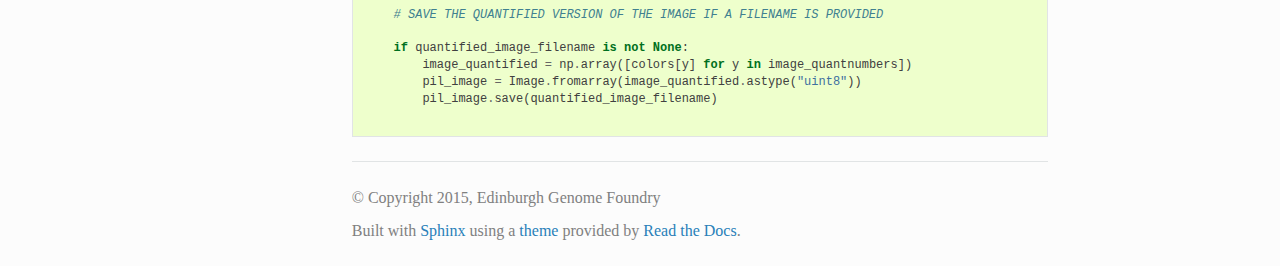
<file: _modules/bioprinter/bioprinter.html>
<!DOCTYPE html>
<html class="writer-html5" lang="en" >
<head>
  <meta charset="utf-8">
  
  <meta name="viewport" content="width=device-width, initial-scale=1.0">
  
  <title>bioprinter.bioprinter &mdash; bioprinter 0.1.3 documentation</title>
  

  
  <link rel="stylesheet" href="../../_static/css/theme.css" type="text/css" />
  <link rel="stylesheet" href="../../_static/pygments.css" type="text/css" />
  <link rel="stylesheet" href="../../_static/css/main.css" type="text/css" />

  
  
  
  

  
  <!--[if lt IE 9]>
    <script src="../../_static/js/html5shiv.min.js"></script>
  <![endif]-->
  
    
      <script type="text/javascript" id="documentation_options" data-url_root="../../" src="../../_static/documentation_options.js"></script>
        <script src="../../_static/jquery.js"></script>
        <script src="../../_static/underscore.js"></script>
        <script src="../../_static/doctools.js"></script>
        <script src="../../_static/language_data.js"></script>
    
    <script type="text/javascript" src="../../_static/js/theme.js"></script>

    
    <link rel="index" title="Index" href="../../genindex.html" />
    <link rel="search" title="Search" href="../../search.html" /> 
</head>

<body class="wy-body-for-nav">

   
  <div class="wy-grid-for-nav">
    
    <nav data-toggle="wy-nav-shift" class="wy-nav-side">
      <div class="wy-side-scroll">
        <div class="wy-side-nav-search" >
          

          
            <a href="../../index.html" class="icon icon-home" alt="Documentation Home"> bioprinter
          

          
          </a>

          
            
            
              <div class="version">
                0.1.3
              </div>
            
          

          
<div role="search">
  <form id="rtd-search-form" class="wy-form" action="../../search.html" method="get">
    <input type="text" name="q" placeholder="Search docs" />
    <input type="hidden" name="check_keywords" value="yes" />
    <input type="hidden" name="area" value="default" />
  </form>
</div>

          
        </div>

        
        <div class="wy-menu wy-menu-vertical" data-spy="affix" role="navigation" aria-label="main navigation">
          
            
            
              
            
            
              <!-- Local TOC -->
              <div class="local-toc"></div>
            
          
        </div>
        
      </div>
    </nav>

    <section data-toggle="wy-nav-shift" class="wy-nav-content-wrap">

      
      <nav class="wy-nav-top" aria-label="top navigation">
        
          <i data-toggle="wy-nav-top" class="fa fa-bars"></i>
          <a href="../../index.html">bioprinter</a>
        
      </nav>


      <div class="wy-nav-content">
        
        <div class="rst-content">
        
          















<div role="navigation" aria-label="breadcrumbs navigation">

  <ul class="wy-breadcrumbs">
    
      <li><a href="../../index.html" class="icon icon-home"></a> &raquo;</li>
        
          <li><a href="../index.html">Module code</a> &raquo;</li>
        
      <li>bioprinter.bioprinter</li>
    
    
      <li class="wy-breadcrumbs-aside">
        
      </li>
    
  </ul>

  
  <hr/>
</div>
          <div role="main" class="document" itemscope="itemscope" itemtype="http://schema.org/Article">
           <div itemprop="articleBody">
            
  <h1>Source code for bioprinter.bioprinter</h1><div class="highlight"><pre>
<span></span><span class="sd">&quot;&quot;&quot;Bioprinter: print images with colored bacteria and yeast.</span>

<span class="sd">This implements the `bioprint` function, which takes an image and writes a CSV</span>
<span class="sd">file that the Labcyte Echo dispenser can use to print the pictures on a plate</span>
<span class="sd">using yeast, coli, ...</span>

<span class="sd">Written by Zulko at the Edinburgh Genome Foundry.</span>

<span class="sd">Original idea and Matlab code by Mike Shen:</span>
<span class="sd">https://github.com/mshen5/BioPointillism</span>
<span class="sd">&quot;&quot;&quot;</span>

<span class="kn">from</span> <span class="nn">collections</span> <span class="kn">import</span> <span class="n">Counter</span>
<span class="kn">import</span> <span class="nn">csv</span>

<span class="kn">import</span> <span class="nn">numpy</span> <span class="k">as</span> <span class="nn">np</span>
<span class="kn">from</span> <span class="nn">PIL</span> <span class="kn">import</span> <span class="n">Image</span>


<span class="k">def</span> <span class="nf">_rownumber_to_rowname</span><span class="p">(</span><span class="n">num</span><span class="p">):</span>
    <span class="sd">&quot;&quot;&quot;Return the row name corresponding to the row number.</span>

<span class="sd">    For instance 0-&gt; A, 1-&gt;B, 2-&gt;C, ... 26-&gt;AA, 27-&gt;AB, ... etc.</span>
<span class="sd">    &quot;&quot;&quot;</span>
    <span class="k">if</span> <span class="n">num</span> <span class="o">&lt;</span> <span class="mi">26</span><span class="p">:</span>
        <span class="k">return</span> <span class="s2">&quot;ABCDEFGHIJKLMNOPQRSTUVWXYZ&quot;</span><span class="p">[</span><span class="n">num</span><span class="p">]</span>
    <span class="k">else</span><span class="p">:</span>
        <span class="k">return</span> <span class="s2">&quot;&quot;</span><span class="o">.</span><span class="n">join</span><span class="p">(</span>
            <span class="p">[</span><span class="n">_rownumber_to_rowname</span><span class="p">(</span><span class="nb">int</span><span class="p">(</span><span class="n">num</span> <span class="o">/</span> <span class="mi">26</span><span class="p">)</span> <span class="o">-</span> <span class="mi">1</span><span class="p">),</span> <span class="n">_rownumber_to_rowname</span><span class="p">(</span><span class="n">num</span> <span class="o">%</span> <span class="mi">26</span><span class="p">)]</span>
        <span class="p">)</span>


<div class="viewcode-block" id="bioprint"><a class="viewcode-back" href="../../index.html#bioprinter.bioprint">[docs]</a><span class="k">def</span> <span class="nf">bioprint</span><span class="p">(</span>
    <span class="n">image_filename</span><span class="p">,</span>
    <span class="n">output_filename</span><span class="p">,</span>
    <span class="n">bg_color</span><span class="p">,</span>
    <span class="n">pigments_wells</span><span class="p">,</span>
    <span class="n">resolution</span><span class="o">=</span><span class="p">(</span><span class="mi">192</span><span class="p">,</span> <span class="mi">128</span><span class="p">),</span>
    <span class="n">transfer_volume</span><span class="o">=</span><span class="mf">2.5</span><span class="p">,</span>
    <span class="n">pigment_well_capacity</span><span class="o">=</span><span class="mi">25000</span><span class="p">,</span>
    <span class="n">transfer_rate</span><span class="o">=</span><span class="mi">150</span><span class="p">,</span>
    <span class="n">quantified_image_filename</span><span class="o">=</span><span class="kc">None</span><span class="p">,</span>
<span class="p">):</span>
    <span class="sd">&quot;&quot;&quot;Generate a CSV that can be used in the Echo to print the given picture.</span>

<span class="sd">    Example</span>
<span class="sd">    =======</span>

<span class="sd">        # Let&#39;s print the EGF logo !</span>
<span class="sd">        bioprint(</span>
<span class="sd">             image_filename = &quot;egf_logo.jpeg&quot;,</span>
<span class="sd">             output_filename = &quot;egf_logo.csv&quot;,</span>
<span class="sd">             bg_color=[255,255,255], # The background of the image is white</span>
<span class="sd">             pigments_wells= { &quot;A1&quot;: [0,0,0],  # black</span>
<span class="sd">                               &quot;A2&quot;: [250,120, 10] }  # orange</span>
<span class="sd">        )</span>

<span class="sd">    Parameters</span>
<span class="sd">    ==========</span>

<span class="sd">    image_filename</span>
<span class="sd">      The path the image file to be printed. Can be virtually any size</span>
<span class="sd">      and file format, but make sure the image is well adapted to low</span>
<span class="sd">      resolution yeast printing. If the picture is higher than wide it will</span>
<span class="sd">      be automatically rotated 90 degrees so as to maximize its resolution on</span>
<span class="sd">      the plate (the image aspect ratio is conserved).</span>

<span class="sd">    output_filename</span>
<span class="sd">      The name of the CSV file written by the function, that will then</span>
<span class="sd">      be fed to the Echo.</span>

<span class="sd">    bg_color</span>
<span class="sd">       A triplet (R,G,B) of 0-255 integers indicating which color</span>
<span class="sd">       of the original image represents the background (no pigment)</span>

<span class="sd">    pigments_wells</span>
<span class="sd">      A dictionary of well names and the corresponding pigments. For</span>
<span class="sd">      instance {&quot;A1&quot;: [0,10,20], &quot;B1&quot;:...}. Only one well per pigment</span>
<span class="sd">      is currently supported.</span>

<span class="sd">    resolution</span>
<span class="sd">      Resolution (width, height) of the printing plate. You must define a</span>
<span class="sd">      plate with these exact same characteristics using the Echo</span>
<span class="sd">      software. Default is (192, 128) (twice the resolution of a</span>
<span class="sd">      1536-well plate). The aspect ratio of the original image is always</span>
<span class="sd">      automatically conserved.</span>

<span class="sd">    transfer_volume</span>
<span class="sd">      How many microliters of liquid should be used for each pixel.</span>
<span class="sd">      The default, 2.5, works very well and is also the lowest possible</span>
<span class="sd">      value on our Echo.</span>

<span class="sd">    pigment_well_capacity</span>
<span class="sd">      Volume in microliters that one pigment well can dispense. The</span>
<span class="sd">      function raises an error if the total number of pixels for one</span>
<span class="sd">      color exceeds the content of one pigment well, i.e. if</span>
<span class="sd">          transfer_volume * number_pixels &gt; well_capacity</span>

<span class="sd">    transfer_rate</span>
<span class="sd">      Average number of droplet transfers per second, used only to</span>
<span class="sd">      give an estimate of the time required for printing.</span>

<span class="sd">    quantified_image_filename</span>
<span class="sd">      If a path is provided, the quantified picture will be saved as an</span>
<span class="sd">      image file under this name.</span>
<span class="sd">    &quot;&quot;&quot;</span>
    <span class="n">pigments_wells</span><span class="p">,</span> <span class="n">pigments_colors</span> <span class="o">=</span> <span class="nb">zip</span><span class="p">(</span><span class="o">*</span><span class="n">pigments_wells</span><span class="o">.</span><span class="n">items</span><span class="p">())</span>

    <span class="c1"># Constants of the problem</span>
    <span class="n">colors</span> <span class="o">=</span> <span class="n">np</span><span class="o">.</span><span class="n">vstack</span><span class="p">([</span><span class="n">np</span><span class="o">.</span><span class="n">array</span><span class="p">(</span><span class="n">bg_color</span><span class="p">),</span> <span class="n">np</span><span class="o">.</span><span class="n">array</span><span class="p">(</span><span class="n">pigments_colors</span><span class="p">)])</span><span class="o">.</span><span class="n">astype</span><span class="p">(</span><span class="nb">float</span><span class="p">)</span>
    <span class="n">resolution_w</span><span class="p">,</span> <span class="n">resolution_h</span> <span class="o">=</span> <span class="n">resolution</span>
    <span class="n">resolution_ratio</span> <span class="o">=</span> <span class="mf">1.0</span> <span class="o">*</span> <span class="n">resolution_w</span> <span class="o">/</span> <span class="n">resolution_h</span>

    <span class="n">image</span> <span class="o">=</span> <span class="n">Image</span><span class="o">.</span><span class="n">open</span><span class="p">(</span><span class="n">image_filename</span><span class="p">)</span>
    <span class="n">height</span><span class="p">,</span> <span class="n">width</span> <span class="o">=</span> <span class="n">image</span><span class="o">.</span><span class="n">size</span>

    <span class="c1"># IF THE PICTURE IS HIGHER THAN WIDE, CHANGE THE ORIENTATION</span>

    <span class="k">if</span> <span class="n">height</span> <span class="o">&gt;</span> <span class="n">width</span><span class="p">:</span>
        <span class="n">image</span> <span class="o">=</span> <span class="n">image</span><span class="o">.</span><span class="n">rotate</span><span class="p">(</span><span class="mi">90</span><span class="p">,</span> <span class="n">expand</span><span class="o">=</span><span class="mi">1</span><span class="p">)</span>
        <span class="n">height</span><span class="p">,</span> <span class="n">width</span> <span class="o">=</span> <span class="n">width</span><span class="p">,</span> <span class="n">height</span>

    <span class="c1"># RESIZE THE PICTURE TO THE PROVIDED RESOLUTION (KEEP THE ASPECT RATIO)</span>

    <span class="n">image_ratio</span> <span class="o">=</span> <span class="mf">1.0</span> <span class="o">*</span> <span class="n">width</span> <span class="o">/</span> <span class="n">height</span>
    <span class="k">if</span> <span class="p">(</span><span class="n">height</span> <span class="o">&gt;</span> <span class="n">resolution_h</span><span class="p">)</span> <span class="ow">or</span> <span class="p">(</span><span class="n">width</span> <span class="o">&gt;</span> <span class="n">resolution_w</span><span class="p">):</span>
        <span class="k">if</span> <span class="n">image_ratio</span> <span class="o">&gt;</span> <span class="n">resolution_ratio</span><span class="p">:</span>
            <span class="n">new_size</span> <span class="o">=</span> <span class="p">(</span><span class="nb">int</span><span class="p">(</span><span class="n">resolution_w</span> <span class="o">/</span> <span class="n">image_ratio</span><span class="p">),</span> <span class="n">resolution_w</span><span class="p">)</span>
            <span class="n">image</span> <span class="o">=</span> <span class="n">image</span><span class="o">.</span><span class="n">resize</span><span class="p">(</span><span class="n">new_size</span><span class="p">)</span>
        <span class="k">else</span><span class="p">:</span>
            <span class="n">new_size</span> <span class="o">=</span> <span class="p">(</span><span class="n">resolution_h</span><span class="p">,</span> <span class="nb">int</span><span class="p">(</span><span class="n">resolution_h</span> <span class="o">*</span> <span class="n">image_ratio</span><span class="p">))</span>
            <span class="n">image</span> <span class="o">=</span> <span class="n">image</span><span class="o">.</span><span class="n">resize</span><span class="p">(</span><span class="n">image</span><span class="p">,</span> <span class="n">new_size</span><span class="p">)</span>
    <span class="n">image</span> <span class="o">=</span> <span class="n">np</span><span class="o">.</span><span class="n">array</span><span class="p">(</span><span class="n">image</span><span class="p">)</span>

    <span class="c1"># QUANTIFY THE ORIGINAL IMAGE WITH THE PROVIDED PIGMENTS COLORS</span>

    <span class="n">image_color_distances</span> <span class="o">=</span> <span class="n">np</span><span class="o">.</span><span class="n">dstack</span><span class="p">(</span>
        <span class="p">[</span>
            <span class="p">((</span><span class="mf">1.0</span> <span class="o">*</span> <span class="n">image</span> <span class="o">-</span> <span class="n">color</span><span class="o">.</span><span class="n">reshape</span><span class="p">((</span><span class="mi">1</span><span class="p">,</span> <span class="mi">1</span><span class="p">,</span> <span class="mi">3</span><span class="p">)))</span> <span class="o">**</span> <span class="mi">2</span><span class="p">)</span><span class="o">.</span><span class="n">sum</span><span class="p">(</span><span class="n">axis</span><span class="o">=</span><span class="mi">2</span><span class="p">)</span>
            <span class="k">for</span> <span class="n">color</span> <span class="ow">in</span> <span class="n">colors</span>
        <span class="p">]</span>
    <span class="p">)</span>
    <span class="c1"># now image_color_distances[x,y,i] represents the distance between color</span>
    <span class="c1"># i and the color of the image pixel at [x,y].</span>
    <span class="n">image_quantnumbers</span> <span class="o">=</span> <span class="n">image_color_distances</span><span class="o">.</span><span class="n">argmin</span><span class="p">(</span><span class="n">axis</span><span class="o">=</span><span class="mi">2</span><span class="p">)</span>

    <span class="c1"># CHECK THAT WE WILL HAVE ENOUGH COLORANT</span>

    <span class="n">max_pixels_per_color</span> <span class="o">=</span> <span class="n">pigment_well_capacity</span> <span class="o">/</span> <span class="n">transfer_volume</span>
    <span class="n">counter</span> <span class="o">=</span> <span class="n">Counter</span><span class="p">(</span><span class="n">image_quantnumbers</span><span class="o">.</span><span class="n">flatten</span><span class="p">())</span>
    <span class="k">for</span> <span class="n">color</span><span class="p">,</span> <span class="n">count</span> <span class="ow">in</span> <span class="n">counter</span><span class="o">.</span><span class="n">items</span><span class="p">():</span>
        <span class="k">if</span> <span class="p">(</span><span class="n">color</span> <span class="o">!=</span> <span class="mi">0</span><span class="p">)</span> <span class="ow">and</span> <span class="p">(</span><span class="n">count</span> <span class="o">&gt;</span> <span class="n">max_pixels_per_color</span><span class="p">):</span>
            <span class="n">err_message</span> <span class="o">=</span> <span class="s2">&quot;Too much pixels of color #</span><span class="si">%d</span><span class="s2">. &quot;</span> <span class="o">%</span> <span class="p">(</span>
                <span class="n">color</span>
            <span class="p">)</span> <span class="o">+</span> <span class="s2">&quot;Counted </span><span class="si">%d</span><span class="s2">, max authorized </span><span class="si">%d</span><span class="s2">&quot;</span> <span class="o">%</span> <span class="p">(</span><span class="n">count</span><span class="p">,</span> <span class="n">max_pixels_per_color</span><span class="p">)</span>
            <span class="k">raise</span> <span class="ne">ValueError</span><span class="p">(</span><span class="n">err_message</span><span class="p">)</span>

    <span class="c1"># WRITE THE CSV</span>
    <span class="c1"># TO DO: write the wells in an order that miminizes the Echo&#39;s travels.</span>
    <span class="k">with</span> <span class="nb">open</span><span class="p">(</span><span class="n">output_filename</span><span class="p">,</span> <span class="s2">&quot;w&quot;</span><span class="p">)</span> <span class="k">as</span> <span class="n">csvfile</span><span class="p">:</span>
        <span class="n">writer</span> <span class="o">=</span> <span class="n">csv</span><span class="o">.</span><span class="n">writer</span><span class="p">(</span><span class="n">csvfile</span><span class="p">,</span> <span class="n">delimiter</span><span class="o">=</span><span class="s2">&quot;,&quot;</span><span class="p">)</span>
        <span class="n">writer</span><span class="o">.</span><span class="n">writerow</span><span class="p">([</span><span class="sa">u</span><span class="s2">&quot;Source Well&quot;</span><span class="p">,</span> <span class="sa">u</span><span class="s2">&quot;Destination Well&quot;</span><span class="p">,</span> <span class="sa">u</span><span class="s2">&quot;Transfer Volume&quot;</span><span class="p">])</span>
        <span class="k">for</span> <span class="n">i</span><span class="p">,</span> <span class="n">row</span> <span class="ow">in</span> <span class="nb">enumerate</span><span class="p">(</span><span class="n">image_quantnumbers</span><span class="p">):</span>
            <span class="k">for</span> <span class="n">j</span><span class="p">,</span> <span class="n">color</span> <span class="ow">in</span> <span class="nb">enumerate</span><span class="p">(</span><span class="n">row</span><span class="p">):</span>
                <span class="k">if</span> <span class="n">color</span> <span class="o">!=</span> <span class="mi">0</span><span class="p">:</span>
                    <span class="n">writer</span><span class="o">.</span><span class="n">writerow</span><span class="p">(</span>
                        <span class="p">[</span>
                            <span class="n">pigments_wells</span><span class="p">[</span><span class="n">color</span> <span class="o">-</span> <span class="mi">1</span><span class="p">],</span>  <span class="c1"># source well</span>
                            <span class="n">_rownumber_to_rowname</span><span class="p">(</span><span class="n">i</span><span class="p">)</span> <span class="o">+</span> <span class="nb">str</span><span class="p">(</span><span class="n">j</span> <span class="o">+</span> <span class="mi">1</span><span class="p">),</span>  <span class="c1"># target &quot;well&quot;</span>
                            <span class="n">transfer_volume</span><span class="p">,</span>
                        <span class="p">]</span>
                    <span class="p">)</span>

    <span class="c1"># ESTIMATE THE PRINTING TIME</span>

    <span class="n">total_pixels</span> <span class="o">=</span> <span class="nb">sum</span><span class="p">([</span><span class="n">count</span> <span class="k">for</span> <span class="p">(</span><span class="n">color</span><span class="p">,</span> <span class="n">count</span><span class="p">)</span> <span class="ow">in</span> <span class="n">counter</span><span class="o">.</span><span class="n">items</span><span class="p">()</span> <span class="k">if</span> <span class="n">color</span> <span class="o">&gt;</span> <span class="mi">0</span><span class="p">])</span>
    <span class="nb">print</span><span class="p">(</span>
        <span class="s2">&quot;</span><span class="si">%d</span><span class="s2"> pixels will be printed in appr. </span><span class="si">%.1f</span><span class="s2"> minutes&quot;</span>
        <span class="o">%</span> <span class="p">(</span><span class="n">total_pixels</span><span class="p">,</span> <span class="n">total_pixels</span> <span class="o">/</span> <span class="n">transfer_rate</span><span class="p">)</span>
    <span class="p">)</span>

    <span class="c1"># SAVE THE QUANTIFIED VERSION OF THE IMAGE IF A FILENAME IS PROVIDED</span>

    <span class="k">if</span> <span class="n">quantified_image_filename</span> <span class="ow">is</span> <span class="ow">not</span> <span class="kc">None</span><span class="p">:</span>
        <span class="n">image_quantified</span> <span class="o">=</span> <span class="n">np</span><span class="o">.</span><span class="n">array</span><span class="p">([</span><span class="n">colors</span><span class="p">[</span><span class="n">y</span><span class="p">]</span> <span class="k">for</span> <span class="n">y</span> <span class="ow">in</span> <span class="n">image_quantnumbers</span><span class="p">])</span>
        <span class="n">pil_image</span> <span class="o">=</span> <span class="n">Image</span><span class="o">.</span><span class="n">fromarray</span><span class="p">(</span><span class="n">image_quantified</span><span class="o">.</span><span class="n">astype</span><span class="p">(</span><span class="s2">&quot;uint8&quot;</span><span class="p">))</span>
        <span class="n">pil_image</span><span class="o">.</span><span class="n">save</span><span class="p">(</span><span class="n">quantified_image_filename</span><span class="p">)</span></div>
</pre></div>

           </div>
           
          </div>
          <footer>
  

  <hr/>

  <div role="contentinfo">
    <p>
        
        &copy; Copyright 2015, Edinburgh Genome Foundry

    </p>
  </div>
    
    
    
    Built with <a href="http://sphinx-doc.org/">Sphinx</a> using a
    
    <a href="https://github.com/rtfd/sphinx_rtd_theme">theme</a>
    
    provided by <a href="https://readthedocs.org">Read the Docs</a>. 

</footer>

        </div>
      </div>

    </section>

  </div>
  

  <script type="text/javascript">
      jQuery(function () {
          SphinxRtdTheme.Navigation.enable(true);
      });
  </script>

  
  
    
   

</body>
</html>
</file>
<file: _static/css/theme.css>
html{box-sizing:border-box}*,:after,:before{box-sizing:inherit}article,aside,details,figcaption,figure,footer,header,hgroup,nav,section{display:block}audio,canvas,video{display:inline-block;*display:inline;*zoom:1}[hidden],audio:not([controls]){display:none}*{-webkit-box-sizing:border-box;-moz-box-sizing:border-box;box-sizing:border-box}html{font-size:100%;-webkit-text-size-adjust:100%;-ms-text-size-adjust:100%}body{margin:0}a:active,a:hover{outline:0}abbr[title]{border-bottom:1px dotted}b,strong{font-weight:700}blockquote{margin:0}dfn{font-style:italic}ins{background:#ff9;text-decoration:none}ins,mark{color:#000}mark{background:#ff0;font-style:italic;font-weight:700}.rst-content code,.rst-content tt,code,kbd,pre,samp{font-family:monospace,serif;_font-family:courier new,monospace;font-size:1em}pre{white-space:pre}q{quotes:none}q:after,q:before{content:"";content:none}small{font-size:85%}sub,sup{font-size:75%;line-height:0;position:relative;vertical-align:baseline}sup{top:-.5em}sub{bottom:-.25em}dl,ol,ul{margin:0;padding:0;list-style:none;list-style-image:none}li{list-style:none}dd{margin:0}img{border:0;-ms-interpolation-mode:bicubic;vertical-align:middle;max-width:100%}svg:not(:root){overflow:hidden}figure,form{margin:0}label{cursor:pointer}button,input,select,textarea{font-size:100%;margin:0;vertical-align:baseline;*vertical-align:middle}button,input{line-height:normal}button,input[type=button],input[type=reset],input[type=submit]{cursor:pointer;-webkit-appearance:button;*overflow:visible}button[disabled],input[disabled]{cursor:default}input[type=search]{-webkit-appearance:textfield;-moz-box-sizing:content-box;-webkit-box-sizing:content-box;box-sizing:content-box}textarea{resize:vertical}table{border-collapse:collapse;border-spacing:0}td{vertical-align:top}.chromeframe{margin:.2em 0;background:#ccc;color:#000;padding:.2em 0}.ir{display:block;border:0;text-indent:-999em;overflow:hidden;background-color:transparent;background-repeat:no-repeat;text-align:left;direction:ltr;*line-height:0}.ir br{display:none}.hidden{display:none!important;visibility:hidden}.visuallyhidden{border:0;clip:rect(0 0 0 0);height:1px;margin:-1px;overflow:hidden;padding:0;position:absolute;width:1px}.visuallyhidden.focusable:active,.visuallyhidden.focusable:focus{clip:auto;height:auto;margin:0;overflow:visible;position:static;width:auto}.invisible{visibility:hidden}.relative{position:relative}big,small{font-size:100%}@media print{body,html,section{background:none!important}*{box-shadow:none!important;text-shadow:none!important;filter:none!important;-ms-filter:none!important}a,a:visited{text-decoration:underline}.ir a:after,a[href^="#"]:after,a[href^="javascript:"]:after{content:""}blockquote,pre{page-break-inside:avoid}thead{display:table-header-group}img,tr{page-break-inside:avoid}img{max-width:100%!important}@page{margin:.5cm}.rst-content .toctree-wrapper>p.caption,h2,h3,p{orphans:3;widows:3}.rst-content .toctree-wrapper>p.caption,h2,h3{page-break-after:avoid}}.btn,.fa:before,.icon:before,.rst-content .admonition,.rst-content .admonition-title:before,.rst-content .admonition-todo,.rst-content .attention,.rst-content .caution,.rst-content .code-block-caption .headerlink:before,.rst-content .danger,.rst-content .error,.rst-content .hint,.rst-content .important,.rst-content .note,.rst-content .seealso,.rst-content .tip,.rst-content .warning,.rst-content code.download span:first-child:before,.rst-content dl dt .headerlink:before,.rst-content h1 .headerlink:before,.rst-content h2 .headerlink:before,.rst-content h3 .headerlink:before,.rst-content h4 .headerlink:before,.rst-content h5 .headerlink:before,.rst-content h6 .headerlink:before,.rst-content p.caption .headerlink:before,.rst-content table>caption .headerlink:before,.rst-content tt.download span:first-child:before,.wy-alert,.wy-dropdown .caret:before,.wy-inline-validate.wy-inline-validate-danger .wy-input-context:before,.wy-inline-validate.wy-inline-validate-info .wy-input-context:before,.wy-inline-validate.wy-inline-validate-success .wy-input-context:before,.wy-inline-validate.wy-inline-validate-warning .wy-input-context:before,.wy-menu-vertical li.current>a,.wy-menu-vertical li.current>a span.toctree-expand:before,.wy-menu-vertical li.on a,.wy-menu-vertical li.on a span.toctree-expand:before,.wy-menu-vertical li span.toctree-expand:before,.wy-nav-top a,.wy-side-nav-search .wy-dropdown>a,.wy-side-nav-search>a,input[type=color],input[type=date],input[type=datetime-local],input[type=datetime],input[type=email],input[type=month],input[type=number],input[type=password],input[type=search],input[type=tel],input[type=text],input[type=time],input[type=url],input[type=week],select,textarea{-webkit-font-smoothing:antialiased}.clearfix{*zoom:1}.clearfix:after,.clearfix:before{display:table;content:""}.clearfix:after{clear:both}/*!
 *  Font Awesome 4.7.0 by @davegandy - http://fontawesome.io - @fontawesome
 *  License - http://fontawesome.io/license (Font: SIL OFL 1.1, CSS: MIT License)
 */@font-face{font-family:FontAwesome;src:url(fonts/fontawesome-webfont.eot?674f50d287a8c48dc19ba404d20fe713);src:url(fonts/fontawesome-webfont.eot?674f50d287a8c48dc19ba404d20fe713?#iefix&v=4.7.0) format("embedded-opentype"),url(fonts/fontawesome-webfont.woff2?af7ae505a9eed503f8b8e6982036873e) format("woff2"),url(fonts/fontawesome-webfont.woff?fee66e712a8a08eef5805a46892932ad) format("woff"),url(fonts/fontawesome-webfont.ttf?b06871f281fee6b241d60582ae9369b9) format("truetype"),url(fonts/fontawesome-webfont.svg?912ec66d7572ff821749319396470bde#fontawesomeregular) format("svg");font-weight:400;font-style:normal}.fa,.icon,.rst-content .admonition-title,.rst-content .code-block-caption .headerlink,.rst-content code.download span:first-child,.rst-content dl dt .headerlink,.rst-content h1 .headerlink,.rst-content h2 .headerlink,.rst-content h3 .headerlink,.rst-content h4 .headerlink,.rst-content h5 .headerlink,.rst-content h6 .headerlink,.rst-content p.caption .headerlink,.rst-content table>caption .headerlink,.rst-content tt.download span:first-child,.wy-menu-vertical li.current>a span.toctree-expand,.wy-menu-vertical li.on a span.toctree-expand,.wy-menu-vertical li span.toctree-expand{display:inline-block;font:normal normal normal 14px/1 FontAwesome;font-size:inherit;text-rendering:auto;-webkit-font-smoothing:antialiased;-moz-osx-font-smoothing:grayscale}.fa-lg{font-size:1.33333em;line-height:.75em;vertical-align:-15%}.fa-2x{font-size:2em}.fa-3x{font-size:3em}.fa-4x{font-size:4em}.fa-5x{font-size:5em}.fa-fw{width:1.28571em;text-align:center}.fa-ul{padding-left:0;margin-left:2.14286em;list-style-type:none}.fa-ul>li{position:relative}.fa-li{position:absolute;left:-2.14286em;width:2.14286em;top:.14286em;text-align:center}.fa-li.fa-lg{left:-1.85714em}.fa-border{padding:.2em .25em .15em;border:.08em solid #eee;border-radius:.1em}.fa-pull-left{float:left}.fa-pull-right{float:right}.fa-pull-left.icon,.fa.fa-pull-left,.rst-content .code-block-caption .fa-pull-left.headerlink,.rst-content .fa-pull-left.admonition-title,.rst-content code.download span.fa-pull-left:first-child,.rst-content dl dt .fa-pull-left.headerlink,.rst-content h1 .fa-pull-left.headerlink,.rst-content h2 .fa-pull-left.headerlink,.rst-content h3 .fa-pull-left.headerlink,.rst-content h4 .fa-pull-left.headerlink,.rst-content h5 .fa-pull-left.headerlink,.rst-content h6 .fa-pull-left.headerlink,.rst-content p.caption .fa-pull-left.headerlink,.rst-content table>caption .fa-pull-left.headerlink,.rst-content tt.download span.fa-pull-left:first-child,.wy-menu-vertical li.current>a span.fa-pull-left.toctree-expand,.wy-menu-vertical li.on a span.fa-pull-left.toctree-expand,.wy-menu-vertical li span.fa-pull-left.toctree-expand{margin-right:.3em}.fa-pull-right.icon,.fa.fa-pull-right,.rst-content .code-block-caption .fa-pull-right.headerlink,.rst-content .fa-pull-right.admonition-title,.rst-content code.download span.fa-pull-right:first-child,.rst-content dl dt .fa-pull-right.headerlink,.rst-content h1 .fa-pull-right.headerlink,.rst-content h2 .fa-pull-right.headerlink,.rst-content h3 .fa-pull-right.headerlink,.rst-content h4 .fa-pull-right.headerlink,.rst-content h5 .fa-pull-right.headerlink,.rst-content h6 .fa-pull-right.headerlink,.rst-content p.caption .fa-pull-right.headerlink,.rst-content table>caption .fa-pull-right.headerlink,.rst-content tt.download span.fa-pull-right:first-child,.wy-menu-vertical li.current>a span.fa-pull-right.toctree-expand,.wy-menu-vertical li.on a span.fa-pull-right.toctree-expand,.wy-menu-vertical li span.fa-pull-right.toctree-expand{margin-left:.3em}.pull-right{float:right}.pull-left{float:left}.fa.pull-left,.pull-left.icon,.rst-content .code-block-caption .pull-left.headerlink,.rst-content .pull-left.admonition-title,.rst-content code.download span.pull-left:first-child,.rst-content dl dt .pull-left.headerlink,.rst-content h1 .pull-left.headerlink,.rst-content h2 .pull-left.headerlink,.rst-content h3 .pull-left.headerlink,.rst-content h4 .pull-left.headerlink,.rst-content h5 .pull-left.headerlink,.rst-content h6 .pull-left.headerlink,.rst-content p.caption .pull-left.headerlink,.rst-content table>caption .pull-left.headerlink,.rst-content tt.download span.pull-left:first-child,.wy-menu-vertical li.current>a span.pull-left.toctree-expand,.wy-menu-vertical li.on a span.pull-left.toctree-expand,.wy-menu-vertical li span.pull-left.toctree-expand{margin-right:.3em}.fa.pull-right,.pull-right.icon,.rst-content .code-block-caption .pull-right.headerlink,.rst-content .pull-right.admonition-title,.rst-content code.download span.pull-right:first-child,.rst-content dl dt .pull-right.headerlink,.rst-content h1 .pull-right.headerlink,.rst-content h2 .pull-right.headerlink,.rst-content h3 .pull-right.headerlink,.rst-content h4 .pull-right.headerlink,.rst-content h5 .pull-right.headerlink,.rst-content h6 .pull-right.headerlink,.rst-content p.caption .pull-right.headerlink,.rst-content table>caption .pull-right.headerlink,.rst-content tt.download span.pull-right:first-child,.wy-menu-vertical li.current>a span.pull-right.toctree-expand,.wy-menu-vertical li.on a span.pull-right.toctree-expand,.wy-menu-vertical li span.pull-right.toctree-expand{margin-left:.3em}.fa-spin{-webkit-animation:fa-spin 2s linear infinite;animation:fa-spin 2s linear infinite}.fa-pulse{-webkit-animation:fa-spin 1s steps(8) infinite;animation:fa-spin 1s steps(8) infinite}@-webkit-keyframes fa-spin{0%{-webkit-transform:rotate(0deg);transform:rotate(0deg)}to{-webkit-transform:rotate(359deg);transform:rotate(359deg)}}@keyframes fa-spin{0%{-webkit-transform:rotate(0deg);transform:rotate(0deg)}to{-webkit-transform:rotate(359deg);transform:rotate(359deg)}}.fa-rotate-90{-ms-filter:"progid:DXImageTransform.Microsoft.BasicImage(rotation=1)";-webkit-transform:rotate(90deg);-ms-transform:rotate(90deg);transform:rotate(90deg)}.fa-rotate-180{-ms-filter:"progid:DXImageTransform.Microsoft.BasicImage(rotation=2)";-webkit-transform:rotate(180deg);-ms-transform:rotate(180deg);transform:rotate(180deg)}.fa-rotate-270{-ms-filter:"progid:DXImageTransform.Microsoft.BasicImage(rotation=3)";-webkit-transform:rotate(270deg);-ms-transform:rotate(270deg);transform:rotate(270deg)}.fa-flip-horizontal{-ms-filter:"progid:DXImageTransform.Microsoft.BasicImage(rotation=0, mirror=1)";-webkit-transform:scaleX(-1);-ms-transform:scaleX(-1);transform:scaleX(-1)}.fa-flip-vertical{-ms-filter:"progid:DXImageTransform.Microsoft.BasicImage(rotation=2, mirror=1)";-webkit-transform:scaleY(-1);-ms-transform:scaleY(-1);transform:scaleY(-1)}:root .fa-flip-horizontal,:root .fa-flip-vertical,:root .fa-rotate-90,:root .fa-rotate-180,:root .fa-rotate-270{filter:none}.fa-stack{position:relative;display:inline-block;width:2em;height:2em;line-height:2em;vertical-align:middle}.fa-stack-1x,.fa-stack-2x{position:absolute;left:0;width:100%;text-align:center}.fa-stack-1x{line-height:inherit}.fa-stack-2x{font-size:2em}.fa-inverse{color:#fff}.fa-glass:before{content:""}.fa-music:before{content:""}.fa-search:before,.icon-search:before{content:""}.fa-envelope-o:before{content:""}.fa-heart:before{content:""}.fa-star:before{content:""}.fa-star-o:before{content:""}.fa-user:before{content:""}.fa-film:before{content:""}.fa-th-large:before{content:""}.fa-th:before{content:""}.fa-th-list:before{content:""}.fa-check:before{content:""}.fa-close:before,.fa-remove:before,.fa-times:before{content:""}.fa-search-plus:before{content:""}.fa-search-minus:before{content:""}.fa-power-off:before{content:""}.fa-signal:before{content:""}.fa-cog:before,.fa-gear:before{content:""}.fa-trash-o:before{content:""}.fa-home:before,.icon-home:before{content:""}.fa-file-o:before{content:""}.fa-clock-o:before{content:""}.fa-road:before{content:""}.fa-download:before,.rst-content code.download span:first-child:before,.rst-content tt.download span:first-child:before{content:""}.fa-arrow-circle-o-down:before{content:""}.fa-arrow-circle-o-up:before{content:""}.fa-inbox:before{content:""}.fa-play-circle-o:before{content:""}.fa-repeat:before,.fa-rotate-right:before{content:""}.fa-refresh:before{content:""}.fa-list-alt:before{content:""}.fa-lock:before{content:""}.fa-flag:before{content:""}.fa-headphones:before{content:""}.fa-volume-off:before{content:""}.fa-volume-down:before{content:""}.fa-volume-up:before{content:""}.fa-qrcode:before{content:""}.fa-barcode:before{content:""}.fa-tag:before{content:""}.fa-tags:before{content:""}.fa-book:before,.icon-book:before{content:""}.fa-bookmark:before{content:""}.fa-print:before{content:""}.fa-camera:before{content:""}.fa-font:before{content:""}.fa-bold:before{content:""}.fa-italic:before{content:""}.fa-text-height:before{content:""}.fa-text-width:before{content:""}.fa-align-left:before{content:""}.fa-align-center:before{content:""}.fa-align-right:before{content:""}.fa-align-justify:before{content:""}.fa-list:before{content:""}.fa-dedent:before,.fa-outdent:before{content:""}.fa-indent:before{content:""}.fa-video-camera:before{content:""}.fa-image:before,.fa-photo:before,.fa-picture-o:before{content:""}.fa-pencil:before{content:""}.fa-map-marker:before{content:""}.fa-adjust:before{content:""}.fa-tint:before{content:""}.fa-edit:before,.fa-pencil-square-o:before{content:""}.fa-share-square-o:before{content:""}.fa-check-square-o:before{content:""}.fa-arrows:before{content:""}.fa-step-backward:before{content:""}.fa-fast-backward:before{content:""}.fa-backward:before{content:""}.fa-play:before{content:""}.fa-pause:before{content:""}.fa-stop:before{content:""}.fa-forward:before{content:""}.fa-fast-forward:before{content:""}.fa-step-forward:before{content:""}.fa-eject:before{content:""}.fa-chevron-left:before{content:""}.fa-chevron-right:before{content:""}.fa-plus-circle:before{content:""}.fa-minus-circle:before{content:""}.fa-times-circle:before,.wy-inline-validate.wy-inline-validate-danger .wy-input-context:before{content:""}.fa-check-circle:before,.wy-inline-validate.wy-inline-validate-success .wy-input-context:before{content:""}.fa-question-circle:before{content:""}.fa-info-circle:before{content:""}.fa-crosshairs:before{content:""}.fa-times-circle-o:before{content:""}.fa-check-circle-o:before{content:""}.fa-ban:before{content:""}.fa-arrow-left:before{content:""}.fa-arrow-right:before{content:""}.fa-arrow-up:before{content:""}.fa-arrow-down:before{content:""}.fa-mail-forward:before,.fa-share:before{content:""}.fa-expand:before{content:""}.fa-compress:before{content:""}.fa-plus:before{content:""}.fa-minus:before{content:""}.fa-asterisk:before{content:""}.fa-exclamation-circle:before,.rst-content .admonition-title:before,.wy-inline-validate.wy-inline-validate-info .wy-input-context:before,.wy-inline-validate.wy-inline-validate-warning .wy-input-context:before{content:""}.fa-gift:before{content:""}.fa-leaf:before{content:""}.fa-fire:before,.icon-fire:before{content:""}.fa-eye:before{content:""}.fa-eye-slash:before{content:""}.fa-exclamation-triangle:before,.fa-warning:before{content:""}.fa-plane:before{content:""}.fa-calendar:before{content:""}.fa-random:before{content:""}.fa-comment:before{content:""}.fa-magnet:before{content:""}.fa-chevron-up:before{content:""}.fa-chevron-down:before{content:""}.fa-retweet:before{content:""}.fa-shopping-cart:before{content:""}.fa-folder:before{content:""}.fa-folder-open:before{content:""}.fa-arrows-v:before{content:""}.fa-arrows-h:before{content:""}.fa-bar-chart-o:before,.fa-bar-chart:before{content:""}.fa-twitter-square:before{content:""}.fa-facebook-square:before{content:""}.fa-camera-retro:before{content:""}.fa-key:before{content:""}.fa-cogs:before,.fa-gears:before{content:""}.fa-comments:before{content:""}.fa-thumbs-o-up:before{content:""}.fa-thumbs-o-down:before{content:""}.fa-star-half:before{content:""}.fa-heart-o:before{content:""}.fa-sign-out:before{content:""}.fa-linkedin-square:before{content:""}.fa-thumb-tack:before{content:""}.fa-external-link:before{content:""}.fa-sign-in:before{content:""}.fa-trophy:before{content:""}.fa-github-square:before{content:""}.fa-upload:before{content:""}.fa-lemon-o:before{content:""}.fa-phone:before{content:""}.fa-square-o:before{content:""}.fa-bookmark-o:before{content:""}.fa-phone-square:before{content:""}.fa-twitter:before{content:""}.fa-facebook-f:before,.fa-facebook:before{content:""}.fa-github:before,.icon-github:before{content:""}.fa-unlock:before{content:""}.fa-credit-card:before{content:""}.fa-feed:before,.fa-rss:before{content:""}.fa-hdd-o:before{content:""}.fa-bullhorn:before{content:""}.fa-bell:before{content:""}.fa-certificate:before{content:""}.fa-hand-o-right:before{content:""}.fa-hand-o-left:before{content:""}.fa-hand-o-up:before{content:""}.fa-hand-o-down:before{content:""}.fa-arrow-circle-left:before,.icon-circle-arrow-left:before{content:""}.fa-arrow-circle-right:before,.icon-circle-arrow-right:before{content:""}.fa-arrow-circle-up:before{content:""}.fa-arrow-circle-down:before{content:""}.fa-globe:before{content:""}.fa-wrench:before{content:""}.fa-tasks:before{content:""}.fa-filter:before{content:""}.fa-briefcase:before{content:""}.fa-arrows-alt:before{content:""}.fa-group:before,.fa-users:before{content:""}.fa-chain:before,.fa-link:before,.icon-link:before{content:""}.fa-cloud:before{content:""}.fa-flask:before{content:""}.fa-cut:before,.fa-scissors:before{content:""}.fa-copy:before,.fa-files-o:before{content:""}.fa-paperclip:before{content:""}.fa-floppy-o:before,.fa-save:before{content:""}.fa-square:before{content:""}.fa-bars:before,.fa-navicon:before,.fa-reorder:before{content:""}.fa-list-ul:before{content:""}.fa-list-ol:before{content:""}.fa-strikethrough:before{content:""}.fa-underline:before{content:""}.fa-table:before{content:""}.fa-magic:before{content:""}.fa-truck:before{content:""}.fa-pinterest:before{content:""}.fa-pinterest-square:before{content:""}.fa-google-plus-square:before{content:""}.fa-google-plus:before{content:""}.fa-money:before{content:""}.fa-caret-down:before,.icon-caret-down:before,.wy-dropdown .caret:before{content:""}.fa-caret-up:before{content:""}.fa-caret-left:before{content:""}.fa-caret-right:before{content:""}.fa-columns:before{content:""}.fa-sort:before,.fa-unsorted:before{content:""}.fa-sort-desc:before,.fa-sort-down:before{content:""}.fa-sort-asc:before,.fa-sort-up:before{content:""}.fa-envelope:before{content:""}.fa-linkedin:before{content:""}.fa-rotate-left:before,.fa-undo:before{content:""}.fa-gavel:before,.fa-legal:before{content:""}.fa-dashboard:before,.fa-tachometer:before{content:""}.fa-comment-o:before{content:""}.fa-comments-o:before{content:""}.fa-bolt:before,.fa-flash:before{content:""}.fa-sitemap:before{content:""}.fa-umbrella:before{content:""}.fa-clipboard:before,.fa-paste:before{content:""}.fa-lightbulb-o:before{content:""}.fa-exchange:before{content:""}.fa-cloud-download:before{content:""}.fa-cloud-upload:before{content:""}.fa-user-md:before{content:""}.fa-stethoscope:before{content:""}.fa-suitcase:before{content:""}.fa-bell-o:before{content:""}.fa-coffee:before{content:""}.fa-cutlery:before{content:""}.fa-file-text-o:before{content:""}.fa-building-o:before{content:""}.fa-hospital-o:before{content:""}.fa-ambulance:before{content:""}.fa-medkit:before{content:""}.fa-fighter-jet:before{content:""}.fa-beer:before{content:""}.fa-h-square:before{content:""}.fa-plus-square:before{content:""}.fa-angle-double-left:before{content:""}.fa-angle-double-right:before{content:""}.fa-angle-double-up:before{content:""}.fa-angle-double-down:before{content:""}.fa-angle-left:before{content:""}.fa-angle-right:before{content:""}.fa-angle-up:before{content:""}.fa-angle-down:before{content:""}.fa-desktop:before{content:""}.fa-laptop:before{content:""}.fa-tablet:before{content:""}.fa-mobile-phone:before,.fa-mobile:before{content:""}.fa-circle-o:before{content:""}.fa-quote-left:before{content:""}.fa-quote-right:before{content:""}.fa-spinner:before{content:""}.fa-circle:before{content:""}.fa-mail-reply:before,.fa-reply:before{content:""}.fa-github-alt:before{content:""}.fa-folder-o:before{content:""}.fa-folder-open-o:before{content:""}.fa-smile-o:before{content:""}.fa-frown-o:before{content:""}.fa-meh-o:before{content:""}.fa-gamepad:before{content:""}.fa-keyboard-o:before{content:""}.fa-flag-o:before{content:""}.fa-flag-checkered:before{content:""}.fa-terminal:before{content:""}.fa-code:before{content:""}.fa-mail-reply-all:before,.fa-reply-all:before{content:""}.fa-star-half-empty:before,.fa-star-half-full:before,.fa-star-half-o:before{content:""}.fa-location-arrow:before{content:""}.fa-crop:before{content:""}.fa-code-fork:before{content:""}.fa-chain-broken:before,.fa-unlink:before{content:""}.fa-question:before{content:""}.fa-info:before{content:""}.fa-exclamation:before{content:""}.fa-superscript:before{content:""}.fa-subscript:before{content:""}.fa-eraser:before{content:""}.fa-puzzle-piece:before{content:""}.fa-microphone:before{content:""}.fa-microphone-slash:before{content:""}.fa-shield:before{content:""}.fa-calendar-o:before{content:""}.fa-fire-extinguisher:before{content:""}.fa-rocket:before{content:""}.fa-maxcdn:before{content:""}.fa-chevron-circle-left:before{content:""}.fa-chevron-circle-right:before{content:""}.fa-chevron-circle-up:before{content:""}.fa-chevron-circle-down:before{content:""}.fa-html5:before{content:""}.fa-css3:before{content:""}.fa-anchor:before{content:""}.fa-unlock-alt:before{content:""}.fa-bullseye:before{content:""}.fa-ellipsis-h:before{content:""}.fa-ellipsis-v:before{content:""}.fa-rss-square:before{content:""}.fa-play-circle:before{content:""}.fa-ticket:before{content:""}.fa-minus-square:before{content:""}.fa-minus-square-o:before,.wy-menu-vertical li.current>a span.toctree-expand:before,.wy-menu-vertical li.on a span.toctree-expand:before{content:""}.fa-level-up:before{content:""}.fa-level-down:before{content:""}.fa-check-square:before{content:""}.fa-pencil-square:before{content:""}.fa-external-link-square:before{content:""}.fa-share-square:before{content:""}.fa-compass:before{content:""}.fa-caret-square-o-down:before,.fa-toggle-down:before{content:""}.fa-caret-square-o-up:before,.fa-toggle-up:before{content:""}.fa-caret-square-o-right:before,.fa-toggle-right:before{content:""}.fa-eur:before,.fa-euro:before{content:""}.fa-gbp:before{content:""}.fa-dollar:before,.fa-usd:before{content:""}.fa-inr:before,.fa-rupee:before{content:""}.fa-cny:before,.fa-jpy:before,.fa-rmb:before,.fa-yen:before{content:""}.fa-rouble:before,.fa-rub:before,.fa-ruble:before{content:""}.fa-krw:before,.fa-won:before{content:""}.fa-bitcoin:before,.fa-btc:before{content:""}.fa-file:before{content:""}.fa-file-text:before{content:""}.fa-sort-alpha-asc:before{content:""}.fa-sort-alpha-desc:before{content:""}.fa-sort-amount-asc:before{content:""}.fa-sort-amount-desc:before{content:""}.fa-sort-numeric-asc:before{content:""}.fa-sort-numeric-desc:before{content:""}.fa-thumbs-up:before{content:""}.fa-thumbs-down:before{content:""}.fa-youtube-square:before{content:""}.fa-youtube:before{content:""}.fa-xing:before{content:""}.fa-xing-square:before{content:""}.fa-youtube-play:before{content:""}.fa-dropbox:before{content:""}.fa-stack-overflow:before{content:""}.fa-instagram:before{content:""}.fa-flickr:before{content:""}.fa-adn:before{content:""}.fa-bitbucket:before,.icon-bitbucket:before{content:""}.fa-bitbucket-square:before{content:""}.fa-tumblr:before{content:""}.fa-tumblr-square:before{content:""}.fa-long-arrow-down:before{content:""}.fa-long-arrow-up:before{content:""}.fa-long-arrow-left:before{content:""}.fa-long-arrow-right:before{content:""}.fa-apple:before{content:""}.fa-windows:before{content:""}.fa-android:before{content:""}.fa-linux:before{content:""}.fa-dribbble:before{content:""}.fa-skype:before{content:""}.fa-foursquare:before{content:""}.fa-trello:before{content:""}.fa-female:before{content:""}.fa-male:before{content:""}.fa-gittip:before,.fa-gratipay:before{content:""}.fa-sun-o:before{content:""}.fa-moon-o:before{content:""}.fa-archive:before{content:""}.fa-bug:before{content:""}.fa-vk:before{content:""}.fa-weibo:before{content:""}.fa-renren:before{content:""}.fa-pagelines:before{content:""}.fa-stack-exchange:before{content:""}.fa-arrow-circle-o-right:before{content:""}.fa-arrow-circle-o-left:before{content:""}.fa-caret-square-o-left:before,.fa-toggle-left:before{content:""}.fa-dot-circle-o:before{content:""}.fa-wheelchair:before{content:""}.fa-vimeo-square:before{content:""}.fa-try:before,.fa-turkish-lira:before{content:""}.fa-plus-square-o:before,.wy-menu-vertical li span.toctree-expand:before{content:""}.fa-space-shuttle:before{content:""}.fa-slack:before{content:""}.fa-envelope-square:before{content:""}.fa-wordpress:before{content:""}.fa-openid:before{content:""}.fa-bank:before,.fa-institution:before,.fa-university:before{content:""}.fa-graduation-cap:before,.fa-mortar-board:before{content:""}.fa-yahoo:before{content:""}.fa-google:before{content:""}.fa-reddit:before{content:""}.fa-reddit-square:before{content:""}.fa-stumbleupon-circle:before{content:""}.fa-stumbleupon:before{content:""}.fa-delicious:before{content:""}.fa-digg:before{content:""}.fa-pied-piper-pp:before{content:""}.fa-pied-piper-alt:before{content:""}.fa-drupal:before{content:""}.fa-joomla:before{content:""}.fa-language:before{content:""}.fa-fax:before{content:""}.fa-building:before{content:""}.fa-child:before{content:""}.fa-paw:before{content:""}.fa-spoon:before{content:""}.fa-cube:before{content:""}.fa-cubes:before{content:""}.fa-behance:before{content:""}.fa-behance-square:before{content:""}.fa-steam:before{content:""}.fa-steam-square:before{content:""}.fa-recycle:before{content:""}.fa-automobile:before,.fa-car:before{content:""}.fa-cab:before,.fa-taxi:before{content:""}.fa-tree:before{content:""}.fa-spotify:before{content:""}.fa-deviantart:before{content:""}.fa-soundcloud:before{content:""}.fa-database:before{content:""}.fa-file-pdf-o:before{content:""}.fa-file-word-o:before{content:""}.fa-file-excel-o:before{content:""}.fa-file-powerpoint-o:before{content:""}.fa-file-image-o:before,.fa-file-photo-o:before,.fa-file-picture-o:before{content:""}.fa-file-archive-o:before,.fa-file-zip-o:before{content:""}.fa-file-audio-o:before,.fa-file-sound-o:before{content:""}.fa-file-movie-o:before,.fa-file-video-o:before{content:""}.fa-file-code-o:before{content:""}.fa-vine:before{content:""}.fa-codepen:before{content:""}.fa-jsfiddle:before{content:""}.fa-life-bouy:before,.fa-life-buoy:before,.fa-life-ring:before,.fa-life-saver:before,.fa-support:before{content:""}.fa-circle-o-notch:before{content:""}.fa-ra:before,.fa-rebel:before,.fa-resistance:before{content:""}.fa-empire:before,.fa-ge:before{content:""}.fa-git-square:before{content:""}.fa-git:before{content:""}.fa-hacker-news:before,.fa-y-combinator-square:before,.fa-yc-square:before{content:""}.fa-tencent-weibo:before{content:""}.fa-qq:before{content:""}.fa-wechat:before,.fa-weixin:before{content:""}.fa-paper-plane:before,.fa-send:before{content:""}.fa-paper-plane-o:before,.fa-send-o:before{content:""}.fa-history:before{content:""}.fa-circle-thin:before{content:""}.fa-header:before{content:""}.fa-paragraph:before{content:""}.fa-sliders:before{content:""}.fa-share-alt:before{content:""}.fa-share-alt-square:before{content:""}.fa-bomb:before{content:""}.fa-futbol-o:before,.fa-soccer-ball-o:before{content:""}.fa-tty:before{content:""}.fa-binoculars:before{content:""}.fa-plug:before{content:""}.fa-slideshare:before{content:""}.fa-twitch:before{content:""}.fa-yelp:before{content:""}.fa-newspaper-o:before{content:""}.fa-wifi:before{content:""}.fa-calculator:before{content:""}.fa-paypal:before{content:""}.fa-google-wallet:before{content:""}.fa-cc-visa:before{content:""}.fa-cc-mastercard:before{content:""}.fa-cc-discover:before{content:""}.fa-cc-amex:before{content:""}.fa-cc-paypal:before{content:""}.fa-cc-stripe:before{content:""}.fa-bell-slash:before{content:""}.fa-bell-slash-o:before{content:""}.fa-trash:before{content:""}.fa-copyright:before{content:""}.fa-at:before{content:""}.fa-eyedropper:before{content:""}.fa-paint-brush:before{content:""}.fa-birthday-cake:before{content:""}.fa-area-chart:before{content:""}.fa-pie-chart:before{content:""}.fa-line-chart:before{content:""}.fa-lastfm:before{content:""}.fa-lastfm-square:before{content:""}.fa-toggle-off:before{content:""}.fa-toggle-on:before{content:""}.fa-bicycle:before{content:""}.fa-bus:before{content:""}.fa-ioxhost:before{content:""}.fa-angellist:before{content:""}.fa-cc:before{content:""}.fa-ils:before,.fa-shekel:before,.fa-sheqel:before{content:""}.fa-meanpath:before{content:""}.fa-buysellads:before{content:""}.fa-connectdevelop:before{content:""}.fa-dashcube:before{content:""}.fa-forumbee:before{content:""}.fa-leanpub:before{content:""}.fa-sellsy:before{content:""}.fa-shirtsinbulk:before{content:""}.fa-simplybuilt:before{content:""}.fa-skyatlas:before{content:""}.fa-cart-plus:before{content:""}.fa-cart-arrow-down:before{content:""}.fa-diamond:before{content:""}.fa-ship:before{content:""}.fa-user-secret:before{content:""}.fa-motorcycle:before{content:""}.fa-street-view:before{content:""}.fa-heartbeat:before{content:""}.fa-venus:before{content:""}.fa-mars:before{content:""}.fa-mercury:before{content:""}.fa-intersex:before,.fa-transgender:before{content:""}.fa-transgender-alt:before{content:""}.fa-venus-double:before{content:""}.fa-mars-double:before{content:""}.fa-venus-mars:before{content:""}.fa-mars-stroke:before{content:""}.fa-mars-stroke-v:before{content:""}.fa-mars-stroke-h:before{content:""}.fa-neuter:before{content:""}.fa-genderless:before{content:""}.fa-facebook-official:before{content:""}.fa-pinterest-p:before{content:""}.fa-whatsapp:before{content:""}.fa-server:before{content:""}.fa-user-plus:before{content:""}.fa-user-times:before{content:""}.fa-bed:before,.fa-hotel:before{content:""}.fa-viacoin:before{content:""}.fa-train:before{content:""}.fa-subway:before{content:""}.fa-medium:before{content:""}.fa-y-combinator:before,.fa-yc:before{content:""}.fa-optin-monster:before{content:""}.fa-opencart:before{content:""}.fa-expeditedssl:before{content:""}.fa-battery-4:before,.fa-battery-full:before,.fa-battery:before{content:""}.fa-battery-3:before,.fa-battery-three-quarters:before{content:""}.fa-battery-2:before,.fa-battery-half:before{content:""}.fa-battery-1:before,.fa-battery-quarter:before{content:""}.fa-battery-0:before,.fa-battery-empty:before{content:""}.fa-mouse-pointer:before{content:""}.fa-i-cursor:before{content:""}.fa-object-group:before{content:""}.fa-object-ungroup:before{content:""}.fa-sticky-note:before{content:""}.fa-sticky-note-o:before{content:""}.fa-cc-jcb:before{content:""}.fa-cc-diners-club:before{content:""}.fa-clone:before{content:""}.fa-balance-scale:before{content:""}.fa-hourglass-o:before{content:""}.fa-hourglass-1:before,.fa-hourglass-start:before{content:""}.fa-hourglass-2:before,.fa-hourglass-half:before{content:""}.fa-hourglass-3:before,.fa-hourglass-end:before{content:""}.fa-hourglass:before{content:""}.fa-hand-grab-o:before,.fa-hand-rock-o:before{content:""}.fa-hand-paper-o:before,.fa-hand-stop-o:before{content:""}.fa-hand-scissors-o:before{content:""}.fa-hand-lizard-o:before{content:""}.fa-hand-spock-o:before{content:""}.fa-hand-pointer-o:before{content:""}.fa-hand-peace-o:before{content:""}.fa-trademark:before{content:""}.fa-registered:before{content:""}.fa-creative-commons:before{content:""}.fa-gg:before{content:""}.fa-gg-circle:before{content:""}.fa-tripadvisor:before{content:""}.fa-odnoklassniki:before{content:""}.fa-odnoklassniki-square:before{content:""}.fa-get-pocket:before{content:""}.fa-wikipedia-w:before{content:""}.fa-safari:before{content:""}.fa-chrome:before{content:""}.fa-firefox:before{content:""}.fa-opera:before{content:""}.fa-internet-explorer:before{content:""}.fa-television:before,.fa-tv:before{content:""}.fa-contao:before{content:""}.fa-500px:before{content:""}.fa-amazon:before{content:""}.fa-calendar-plus-o:before{content:""}.fa-calendar-minus-o:before{content:""}.fa-calendar-times-o:before{content:""}.fa-calendar-check-o:before{content:""}.fa-industry:before{content:""}.fa-map-pin:before{content:""}.fa-map-signs:before{content:""}.fa-map-o:before{content:""}.fa-map:before{content:""}.fa-commenting:before{content:""}.fa-commenting-o:before{content:""}.fa-houzz:before{content:""}.fa-vimeo:before{content:""}.fa-black-tie:before{content:""}.fa-fonticons:before{content:""}.fa-reddit-alien:before{content:""}.fa-edge:before{content:""}.fa-credit-card-alt:before{content:""}.fa-codiepie:before{content:""}.fa-modx:before{content:""}.fa-fort-awesome:before{content:""}.fa-usb:before{content:""}.fa-product-hunt:before{content:""}.fa-mixcloud:before{content:""}.fa-scribd:before{content:""}.fa-pause-circle:before{content:""}.fa-pause-circle-o:before{content:""}.fa-stop-circle:before{content:""}.fa-stop-circle-o:before{content:""}.fa-shopping-bag:before{content:""}.fa-shopping-basket:before{content:""}.fa-hashtag:before{content:""}.fa-bluetooth:before{content:""}.fa-bluetooth-b:before{content:""}.fa-percent:before{content:""}.fa-gitlab:before,.icon-gitlab:before{content:""}.fa-wpbeginner:before{content:""}.fa-wpforms:before{content:""}.fa-envira:before{content:""}.fa-universal-access:before{content:""}.fa-wheelchair-alt:before{content:""}.fa-question-circle-o:before{content:""}.fa-blind:before{content:""}.fa-audio-description:before{content:""}.fa-volume-control-phone:before{content:""}.fa-braille:before{content:""}.fa-assistive-listening-systems:before{content:""}.fa-american-sign-language-interpreting:before,.fa-asl-interpreting:before{content:""}.fa-deaf:before,.fa-deafness:before,.fa-hard-of-hearing:before{content:""}.fa-glide:before{content:""}.fa-glide-g:before{content:""}.fa-sign-language:before,.fa-signing:before{content:""}.fa-low-vision:before{content:""}.fa-viadeo:before{content:""}.fa-viadeo-square:before{content:""}.fa-snapchat:before{content:""}.fa-snapchat-ghost:before{content:""}.fa-snapchat-square:before{content:""}.fa-pied-piper:before{content:""}.fa-first-order:before{content:""}.fa-yoast:before{content:""}.fa-themeisle:before{content:""}.fa-google-plus-circle:before,.fa-google-plus-official:before{content:""}.fa-fa:before,.fa-font-awesome:before{content:""}.fa-handshake-o:before{content:""}.fa-envelope-open:before{content:""}.fa-envelope-open-o:before{content:""}.fa-linode:before{content:""}.fa-address-book:before{content:""}.fa-address-book-o:before{content:""}.fa-address-card:before,.fa-vcard:before{content:""}.fa-address-card-o:before,.fa-vcard-o:before{content:""}.fa-user-circle:before{content:""}.fa-user-circle-o:before{content:""}.fa-user-o:before{content:""}.fa-id-badge:before{content:""}.fa-drivers-license:before,.fa-id-card:before{content:""}.fa-drivers-license-o:before,.fa-id-card-o:before{content:""}.fa-quora:before{content:""}.fa-free-code-camp:before{content:""}.fa-telegram:before{content:""}.fa-thermometer-4:before,.fa-thermometer-full:before,.fa-thermometer:before{content:""}.fa-thermometer-3:before,.fa-thermometer-three-quarters:before{content:""}.fa-thermometer-2:before,.fa-thermometer-half:before{content:""}.fa-thermometer-1:before,.fa-thermometer-quarter:before{content:""}.fa-thermometer-0:before,.fa-thermometer-empty:before{content:""}.fa-shower:before{content:""}.fa-bath:before,.fa-bathtub:before,.fa-s15:before{content:""}.fa-podcast:before{content:""}.fa-window-maximize:before{content:""}.fa-window-minimize:before{content:""}.fa-window-restore:before{content:""}.fa-times-rectangle:before,.fa-window-close:before{content:""}.fa-times-rectangle-o:before,.fa-window-close-o:before{content:""}.fa-bandcamp:before{content:""}.fa-grav:before{content:""}.fa-etsy:before{content:""}.fa-imdb:before{content:""}.fa-ravelry:before{content:""}.fa-eercast:before{content:""}.fa-microchip:before{content:""}.fa-snowflake-o:before{content:""}.fa-superpowers:before{content:""}.fa-wpexplorer:before{content:""}.fa-meetup:before{content:""}.sr-only{position:absolute;width:1px;height:1px;padding:0;margin:-1px;overflow:hidden;clip:rect(0,0,0,0);border:0}.sr-only-focusable:active,.sr-only-focusable:focus{position:static;width:auto;height:auto;margin:0;overflow:visible;clip:auto}.fa,.icon,.rst-content .admonition-title,.rst-content .code-block-caption .headerlink,.rst-content code.download span:first-child,.rst-content dl dt .headerlink,.rst-content h1 .headerlink,.rst-content h2 .headerlink,.rst-content h3 .headerlink,.rst-content h4 .headerlink,.rst-content h5 .headerlink,.rst-content h6 .headerlink,.rst-content p.caption .headerlink,.rst-content table>caption .headerlink,.rst-content tt.download span:first-child,.wy-dropdown .caret,.wy-inline-validate.wy-inline-validate-danger .wy-input-context,.wy-inline-validate.wy-inline-validate-info .wy-input-context,.wy-inline-validate.wy-inline-validate-success .wy-input-context,.wy-inline-validate.wy-inline-validate-warning .wy-input-context,.wy-menu-vertical li.current>a span.toctree-expand,.wy-menu-vertical li.on a span.toctree-expand,.wy-menu-vertical li span.toctree-expand{font-family:inherit}.fa:before,.icon:before,.rst-content .admonition-title:before,.rst-content .code-block-caption .headerlink:before,.rst-content code.download span:first-child:before,.rst-content dl dt .headerlink:before,.rst-content h1 .headerlink:before,.rst-content h2 .headerlink:before,.rst-content h3 .headerlink:before,.rst-content h4 .headerlink:before,.rst-content h5 .headerlink:before,.rst-content h6 .headerlink:before,.rst-content p.caption .headerlink:before,.rst-content table>caption .headerlink:before,.rst-content tt.download span:first-child:before,.wy-dropdown .caret:before,.wy-inline-validate.wy-inline-validate-danger .wy-input-context:before,.wy-inline-validate.wy-inline-validate-info .wy-input-context:before,.wy-inline-validate.wy-inline-validate-success .wy-input-context:before,.wy-inline-validate.wy-inline-validate-warning .wy-input-context:before,.wy-menu-vertical li.current>a span.toctree-expand:before,.wy-menu-vertical li.on a span.toctree-expand:before,.wy-menu-vertical li span.toctree-expand:before{font-family:FontAwesome;display:inline-block;font-style:normal;font-weight:400;line-height:1;text-decoration:inherit}.rst-content .code-block-caption a .headerlink,.rst-content a .admonition-title,.rst-content code.download a span:first-child,.rst-content dl dt a .headerlink,.rst-content h1 a .headerlink,.rst-content h2 a .headerlink,.rst-content h3 a .headerlink,.rst-content h4 a .headerlink,.rst-content h5 a .headerlink,.rst-content h6 a .headerlink,.rst-content p.caption a .headerlink,.rst-content table>caption a .headerlink,.rst-content tt.download a span:first-child,.wy-menu-vertical li.current>a span.toctree-expand,.wy-menu-vertical li.on a span.toctree-expand,.wy-menu-vertical li a span.toctree-expand,a .fa,a .icon,a .rst-content .admonition-title,a .rst-content .code-block-caption .headerlink,a .rst-content code.download span:first-child,a .rst-content dl dt .headerlink,a .rst-content h1 .headerlink,a .rst-content h2 .headerlink,a .rst-content h3 .headerlink,a .rst-content h4 .headerlink,a .rst-content h5 .headerlink,a .rst-content h6 .headerlink,a .rst-content p.caption .headerlink,a .rst-content table>caption .headerlink,a .rst-content tt.download span:first-child,a .wy-menu-vertical li span.toctree-expand{display:inline-block;text-decoration:inherit}.btn .fa,.btn .icon,.btn .rst-content .admonition-title,.btn .rst-content .code-block-caption .headerlink,.btn .rst-content code.download span:first-child,.btn .rst-content dl dt .headerlink,.btn .rst-content h1 .headerlink,.btn .rst-content h2 .headerlink,.btn .rst-content h3 .headerlink,.btn .rst-content h4 .headerlink,.btn .rst-content h5 .headerlink,.btn .rst-content h6 .headerlink,.btn .rst-content p.caption .headerlink,.btn .rst-content table>caption .headerlink,.btn .rst-content tt.download span:first-child,.btn .wy-menu-vertical li.current>a span.toctree-expand,.btn .wy-menu-vertical li.on a span.toctree-expand,.btn .wy-menu-vertical li span.toctree-expand,.nav .fa,.nav .icon,.nav .rst-content .admonition-title,.nav .rst-content .code-block-caption .headerlink,.nav .rst-content code.download span:first-child,.nav .rst-content dl dt .headerlink,.nav .rst-content h1 .headerlink,.nav .rst-content h2 .headerlink,.nav .rst-content h3 .headerlink,.nav .rst-content h4 .headerlink,.nav .rst-content h5 .headerlink,.nav .rst-content h6 .headerlink,.nav .rst-content p.caption .headerlink,.nav .rst-content table>caption .headerlink,.nav .rst-content tt.download span:first-child,.nav .wy-menu-vertical li.current>a span.toctree-expand,.nav .wy-menu-vertical li.on a span.toctree-expand,.nav .wy-menu-vertical li span.toctree-expand,.rst-content .btn .admonition-title,.rst-content .code-block-caption .btn .headerlink,.rst-content .code-block-caption .nav .headerlink,.rst-content .nav .admonition-title,.rst-content code.download .btn span:first-child,.rst-content code.download .nav span:first-child,.rst-content dl dt .btn .headerlink,.rst-content dl dt .nav .headerlink,.rst-content h1 .btn .headerlink,.rst-content h1 .nav .headerlink,.rst-content h2 .btn .headerlink,.rst-content h2 .nav .headerlink,.rst-content h3 .btn .headerlink,.rst-content h3 .nav .headerlink,.rst-content h4 .btn .headerlink,.rst-content h4 .nav .headerlink,.rst-content h5 .btn .headerlink,.rst-content h5 .nav .headerlink,.rst-content h6 .btn .headerlink,.rst-content h6 .nav .headerlink,.rst-content p.caption .btn .headerlink,.rst-content p.caption .nav .headerlink,.rst-content table>caption .btn .headerlink,.rst-content table>caption .nav .headerlink,.rst-content tt.download .btn span:first-child,.rst-content tt.download .nav span:first-child,.wy-menu-vertical li .btn span.toctree-expand,.wy-menu-vertical li.current>a .btn span.toctree-expand,.wy-menu-vertical li.current>a .nav span.toctree-expand,.wy-menu-vertical li .nav span.toctree-expand,.wy-menu-vertical li.on a .btn span.toctree-expand,.wy-menu-vertical li.on a .nav span.toctree-expand{display:inline}.btn .fa-large.icon,.btn .fa.fa-large,.btn .rst-content .code-block-caption .fa-large.headerlink,.btn .rst-content .fa-large.admonition-title,.btn .rst-content code.download span.fa-large:first-child,.btn .rst-content dl dt .fa-large.headerlink,.btn .rst-content h1 .fa-large.headerlink,.btn .rst-content h2 .fa-large.headerlink,.btn .rst-content h3 .fa-large.headerlink,.btn .rst-content h4 .fa-large.headerlink,.btn .rst-content h5 .fa-large.headerlink,.btn .rst-content h6 .fa-large.headerlink,.btn .rst-content p.caption .fa-large.headerlink,.btn .rst-content table>caption .fa-large.headerlink,.btn .rst-content tt.download span.fa-large:first-child,.btn .wy-menu-vertical li span.fa-large.toctree-expand,.nav .fa-large.icon,.nav .fa.fa-large,.nav .rst-content .code-block-caption .fa-large.headerlink,.nav .rst-content .fa-large.admonition-title,.nav .rst-content code.download span.fa-large:first-child,.nav .rst-content dl dt .fa-large.headerlink,.nav .rst-content h1 .fa-large.headerlink,.nav .rst-content h2 .fa-large.headerlink,.nav .rst-content h3 .fa-large.headerlink,.nav .rst-content h4 .fa-large.headerlink,.nav .rst-content h5 .fa-large.headerlink,.nav .rst-content h6 .fa-large.headerlink,.nav .rst-content p.caption .fa-large.headerlink,.nav .rst-content table>caption .fa-large.headerlink,.nav .rst-content tt.download span.fa-large:first-child,.nav .wy-menu-vertical li span.fa-large.toctree-expand,.rst-content .btn .fa-large.admonition-title,.rst-content .code-block-caption .btn .fa-large.headerlink,.rst-content .code-block-caption .nav .fa-large.headerlink,.rst-content .nav .fa-large.admonition-title,.rst-content code.download .btn span.fa-large:first-child,.rst-content code.download .nav span.fa-large:first-child,.rst-content dl dt .btn .fa-large.headerlink,.rst-content dl dt .nav .fa-large.headerlink,.rst-content h1 .btn .fa-large.headerlink,.rst-content h1 .nav .fa-large.headerlink,.rst-content h2 .btn .fa-large.headerlink,.rst-content h2 .nav .fa-large.headerlink,.rst-content h3 .btn .fa-large.headerlink,.rst-content h3 .nav .fa-large.headerlink,.rst-content h4 .btn .fa-large.headerlink,.rst-content h4 .nav .fa-large.headerlink,.rst-content h5 .btn .fa-large.headerlink,.rst-content h5 .nav .fa-large.headerlink,.rst-content h6 .btn .fa-large.headerlink,.rst-content h6 .nav .fa-large.headerlink,.rst-content p.caption .btn .fa-large.headerlink,.rst-content p.caption .nav .fa-large.headerlink,.rst-content table>caption .btn .fa-large.headerlink,.rst-content table>caption .nav .fa-large.headerlink,.rst-content tt.download .btn span.fa-large:first-child,.rst-content tt.download .nav span.fa-large:first-child,.wy-menu-vertical li .btn span.fa-large.toctree-expand,.wy-menu-vertical li .nav span.fa-large.toctree-expand{line-height:.9em}.btn .fa-spin.icon,.btn .fa.fa-spin,.btn .rst-content .code-block-caption .fa-spin.headerlink,.btn .rst-content .fa-spin.admonition-title,.btn .rst-content code.download span.fa-spin:first-child,.btn .rst-content dl dt .fa-spin.headerlink,.btn .rst-content h1 .fa-spin.headerlink,.btn .rst-content h2 .fa-spin.headerlink,.btn .rst-content h3 .fa-spin.headerlink,.btn .rst-content h4 .fa-spin.headerlink,.btn .rst-content h5 .fa-spin.headerlink,.btn .rst-content h6 .fa-spin.headerlink,.btn .rst-content p.caption .fa-spin.headerlink,.btn .rst-content table>caption .fa-spin.headerlink,.btn .rst-content tt.download span.fa-spin:first-child,.btn .wy-menu-vertical li span.fa-spin.toctree-expand,.nav .fa-spin.icon,.nav .fa.fa-spin,.nav .rst-content .code-block-caption .fa-spin.headerlink,.nav .rst-content .fa-spin.admonition-title,.nav .rst-content code.download span.fa-spin:first-child,.nav .rst-content dl dt .fa-spin.headerlink,.nav .rst-content h1 .fa-spin.headerlink,.nav .rst-content h2 .fa-spin.headerlink,.nav .rst-content h3 .fa-spin.headerlink,.nav .rst-content h4 .fa-spin.headerlink,.nav .rst-content h5 .fa-spin.headerlink,.nav .rst-content h6 .fa-spin.headerlink,.nav .rst-content p.caption .fa-spin.headerlink,.nav .rst-content table>caption .fa-spin.headerlink,.nav .rst-content tt.download span.fa-spin:first-child,.nav .wy-menu-vertical li span.fa-spin.toctree-expand,.rst-content .btn .fa-spin.admonition-title,.rst-content .code-block-caption .btn .fa-spin.headerlink,.rst-content .code-block-caption .nav .fa-spin.headerlink,.rst-content .nav .fa-spin.admonition-title,.rst-content code.download .btn span.fa-spin:first-child,.rst-content code.download .nav span.fa-spin:first-child,.rst-content dl dt .btn .fa-spin.headerlink,.rst-content dl dt .nav .fa-spin.headerlink,.rst-content h1 .btn .fa-spin.headerlink,.rst-content h1 .nav .fa-spin.headerlink,.rst-content h2 .btn .fa-spin.headerlink,.rst-content h2 .nav .fa-spin.headerlink,.rst-content h3 .btn .fa-spin.headerlink,.rst-content h3 .nav .fa-spin.headerlink,.rst-content h4 .btn .fa-spin.headerlink,.rst-content h4 .nav .fa-spin.headerlink,.rst-content h5 .btn .fa-spin.headerlink,.rst-content h5 .nav .fa-spin.headerlink,.rst-content h6 .btn .fa-spin.headerlink,.rst-content h6 .nav .fa-spin.headerlink,.rst-content p.caption .btn .fa-spin.headerlink,.rst-content p.caption .nav .fa-spin.headerlink,.rst-content table>caption .btn .fa-spin.headerlink,.rst-content table>caption .nav .fa-spin.headerlink,.rst-content tt.download .btn span.fa-spin:first-child,.rst-content tt.download .nav span.fa-spin:first-child,.wy-menu-vertical li .btn span.fa-spin.toctree-expand,.wy-menu-vertical li .nav span.fa-spin.toctree-expand{display:inline-block}.btn.fa:before,.btn.icon:before,.rst-content .btn.admonition-title:before,.rst-content .code-block-caption .btn.headerlink:before,.rst-content code.download span.btn:first-child:before,.rst-content dl dt .btn.headerlink:before,.rst-content h1 .btn.headerlink:before,.rst-content h2 .btn.headerlink:before,.rst-content h3 .btn.headerlink:before,.rst-content h4 .btn.headerlink:before,.rst-content h5 .btn.headerlink:before,.rst-content h6 .btn.headerlink:before,.rst-content p.caption .btn.headerlink:before,.rst-content table>caption .btn.headerlink:before,.rst-content tt.download span.btn:first-child:before,.wy-menu-vertical li span.btn.toctree-expand:before{opacity:.5;-webkit-transition:opacity .05s ease-in;-moz-transition:opacity .05s ease-in;transition:opacity .05s ease-in}.btn.fa:hover:before,.btn.icon:hover:before,.rst-content .btn.admonition-title:hover:before,.rst-content .code-block-caption .btn.headerlink:hover:before,.rst-content code.download span.btn:first-child:hover:before,.rst-content dl dt .btn.headerlink:hover:before,.rst-content h1 .btn.headerlink:hover:before,.rst-content h2 .btn.headerlink:hover:before,.rst-content h3 .btn.headerlink:hover:before,.rst-content h4 .btn.headerlink:hover:before,.rst-content h5 .btn.headerlink:hover:before,.rst-content h6 .btn.headerlink:hover:before,.rst-content p.caption .btn.headerlink:hover:before,.rst-content table>caption .btn.headerlink:hover:before,.rst-content tt.download span.btn:first-child:hover:before,.wy-menu-vertical li span.btn.toctree-expand:hover:before{opacity:1}.btn-mini .fa:before,.btn-mini .icon:before,.btn-mini .rst-content .admonition-title:before,.btn-mini .rst-content .code-block-caption .headerlink:before,.btn-mini .rst-content code.download span:first-child:before,.btn-mini .rst-content dl dt .headerlink:before,.btn-mini .rst-content h1 .headerlink:before,.btn-mini .rst-content h2 .headerlink:before,.btn-mini .rst-content h3 .headerlink:before,.btn-mini .rst-content h4 .headerlink:before,.btn-mini .rst-content h5 .headerlink:before,.btn-mini .rst-content h6 .headerlink:before,.btn-mini .rst-content p.caption .headerlink:before,.btn-mini .rst-content table>caption .headerlink:before,.btn-mini .rst-content tt.download span:first-child:before,.btn-mini .wy-menu-vertical li span.toctree-expand:before,.rst-content .btn-mini .admonition-title:before,.rst-content .code-block-caption .btn-mini .headerlink:before,.rst-content code.download .btn-mini span:first-child:before,.rst-content dl dt .btn-mini .headerlink:before,.rst-content h1 .btn-mini .headerlink:before,.rst-content h2 .btn-mini .headerlink:before,.rst-content h3 .btn-mini .headerlink:before,.rst-content h4 .btn-mini .headerlink:before,.rst-content h5 .btn-mini .headerlink:before,.rst-content h6 .btn-mini .headerlink:before,.rst-content p.caption .btn-mini .headerlink:before,.rst-content table>caption .btn-mini .headerlink:before,.rst-content tt.download .btn-mini span:first-child:before,.wy-menu-vertical li .btn-mini span.toctree-expand:before{font-size:14px;vertical-align:-15%}.rst-content .admonition,.rst-content .admonition-todo,.rst-content .attention,.rst-content .caution,.rst-content .danger,.rst-content .error,.rst-content .hint,.rst-content .important,.rst-content .note,.rst-content .seealso,.rst-content .tip,.rst-content .warning,.wy-alert{padding:12px;line-height:24px;margin-bottom:24px;background:#e7f2fa}.rst-content .admonition-title,.wy-alert-title{font-weight:700;display:block;color:#fff;background:#6ab0de;padding:6px 12px;margin:-12px -12px 12px}.rst-content .danger,.rst-content .error,.rst-content .wy-alert-danger.admonition,.rst-content .wy-alert-danger.admonition-todo,.rst-content .wy-alert-danger.attention,.rst-content .wy-alert-danger.caution,.rst-content .wy-alert-danger.hint,.rst-content .wy-alert-danger.important,.rst-content .wy-alert-danger.note,.rst-content .wy-alert-danger.seealso,.rst-content .wy-alert-danger.tip,.rst-content .wy-alert-danger.warning,.wy-alert.wy-alert-danger{background:#fdf3f2}.rst-content .danger .admonition-title,.rst-content .danger .wy-alert-title,.rst-content .error .admonition-title,.rst-content .error .wy-alert-title,.rst-content .wy-alert-danger.admonition-todo .admonition-title,.rst-content .wy-alert-danger.admonition-todo .wy-alert-title,.rst-content .wy-alert-danger.admonition .admonition-title,.rst-content .wy-alert-danger.admonition .wy-alert-title,.rst-content .wy-alert-danger.attention .admonition-title,.rst-content .wy-alert-danger.attention .wy-alert-title,.rst-content .wy-alert-danger.caution .admonition-title,.rst-content .wy-alert-danger.caution .wy-alert-title,.rst-content .wy-alert-danger.hint .admonition-title,.rst-content .wy-alert-danger.hint .wy-alert-title,.rst-content .wy-alert-danger.important .admonition-title,.rst-content .wy-alert-danger.important .wy-alert-title,.rst-content .wy-alert-danger.note .admonition-title,.rst-content .wy-alert-danger.note .wy-alert-title,.rst-content .wy-alert-danger.seealso .admonition-title,.rst-content .wy-alert-danger.seealso .wy-alert-title,.rst-content .wy-alert-danger.tip .admonition-title,.rst-content .wy-alert-danger.tip .wy-alert-title,.rst-content .wy-alert-danger.warning .admonition-title,.rst-content .wy-alert-danger.warning .wy-alert-title,.rst-content .wy-alert.wy-alert-danger .admonition-title,.wy-alert.wy-alert-danger .rst-content .admonition-title,.wy-alert.wy-alert-danger .wy-alert-title{background:#f29f97}.rst-content .admonition-todo,.rst-content .attention,.rst-content .caution,.rst-content .warning,.rst-content .wy-alert-warning.admonition,.rst-content .wy-alert-warning.danger,.rst-content .wy-alert-warning.error,.rst-content .wy-alert-warning.hint,.rst-content .wy-alert-warning.important,.rst-content .wy-alert-warning.note,.rst-content .wy-alert-warning.seealso,.rst-content .wy-alert-warning.tip,.wy-alert.wy-alert-warning{background:#ffedcc}.rst-content .admonition-todo .admonition-title,.rst-content .admonition-todo .wy-alert-title,.rst-content .attention .admonition-title,.rst-content .attention .wy-alert-title,.rst-content .caution .admonition-title,.rst-content .caution .wy-alert-title,.rst-content .warning .admonition-title,.rst-content .warning .wy-alert-title,.rst-content .wy-alert-warning.admonition .admonition-title,.rst-content .wy-alert-warning.admonition .wy-alert-title,.rst-content .wy-alert-warning.danger .admonition-title,.rst-content .wy-alert-warning.danger .wy-alert-title,.rst-content .wy-alert-warning.error .admonition-title,.rst-content .wy-alert-warning.error .wy-alert-title,.rst-content .wy-alert-warning.hint .admonition-title,.rst-content .wy-alert-warning.hint .wy-alert-title,.rst-content .wy-alert-warning.important .admonition-title,.rst-content .wy-alert-warning.important .wy-alert-title,.rst-content .wy-alert-warning.note .admonition-title,.rst-content .wy-alert-warning.note .wy-alert-title,.rst-content .wy-alert-warning.seealso .admonition-title,.rst-content .wy-alert-warning.seealso .wy-alert-title,.rst-content .wy-alert-warning.tip .admonition-title,.rst-content .wy-alert-warning.tip .wy-alert-title,.rst-content .wy-alert.wy-alert-warning .admonition-title,.wy-alert.wy-alert-warning .rst-content .admonition-title,.wy-alert.wy-alert-warning .wy-alert-title{background:#f0b37e}.rst-content .note,.rst-content .seealso,.rst-content .wy-alert-info.admonition,.rst-content .wy-alert-info.admonition-todo,.rst-content .wy-alert-info.attention,.rst-content .wy-alert-info.caution,.rst-content .wy-alert-info.danger,.rst-content .wy-alert-info.error,.rst-content .wy-alert-info.hint,.rst-content .wy-alert-info.important,.rst-content .wy-alert-info.tip,.rst-content .wy-alert-info.warning,.wy-alert.wy-alert-info{background:#e7f2fa}.rst-content .note .admonition-title,.rst-content .note .wy-alert-title,.rst-content .seealso .admonition-title,.rst-content .seealso .wy-alert-title,.rst-content .wy-alert-info.admonition-todo .admonition-title,.rst-content .wy-alert-info.admonition-todo .wy-alert-title,.rst-content .wy-alert-info.admonition .admonition-title,.rst-content .wy-alert-info.admonition .wy-alert-title,.rst-content .wy-alert-info.attention .admonition-title,.rst-content .wy-alert-info.attention .wy-alert-title,.rst-content .wy-alert-info.caution .admonition-title,.rst-content .wy-alert-info.caution .wy-alert-title,.rst-content .wy-alert-info.danger .admonition-title,.rst-content .wy-alert-info.danger .wy-alert-title,.rst-content .wy-alert-info.error .admonition-title,.rst-content .wy-alert-info.error .wy-alert-title,.rst-content .wy-alert-info.hint .admonition-title,.rst-content .wy-alert-info.hint .wy-alert-title,.rst-content .wy-alert-info.important .admonition-title,.rst-content .wy-alert-info.important .wy-alert-title,.rst-content .wy-alert-info.tip .admonition-title,.rst-content .wy-alert-info.tip .wy-alert-title,.rst-content .wy-alert-info.warning .admonition-title,.rst-content .wy-alert-info.warning .wy-alert-title,.rst-content .wy-alert.wy-alert-info .admonition-title,.wy-alert.wy-alert-info .rst-content .admonition-title,.wy-alert.wy-alert-info .wy-alert-title{background:#6ab0de}.rst-content .hint,.rst-content .important,.rst-content .tip,.rst-content .wy-alert-success.admonition,.rst-content .wy-alert-success.admonition-todo,.rst-content .wy-alert-success.attention,.rst-content .wy-alert-success.caution,.rst-content .wy-alert-success.danger,.rst-content .wy-alert-success.error,.rst-content .wy-alert-success.note,.rst-content .wy-alert-success.seealso,.rst-content .wy-alert-success.warning,.wy-alert.wy-alert-success{background:#dbfaf4}.rst-content .hint .admonition-title,.rst-content .hint .wy-alert-title,.rst-content .important .admonition-title,.rst-content .important .wy-alert-title,.rst-content .tip .admonition-title,.rst-content .tip .wy-alert-title,.rst-content .wy-alert-success.admonition-todo .admonition-title,.rst-content .wy-alert-success.admonition-todo .wy-alert-title,.rst-content .wy-alert-success.admonition .admonition-title,.rst-content .wy-alert-success.admonition .wy-alert-title,.rst-content .wy-alert-success.attention .admonition-title,.rst-content .wy-alert-success.attention .wy-alert-title,.rst-content .wy-alert-success.caution .admonition-title,.rst-content .wy-alert-success.caution .wy-alert-title,.rst-content .wy-alert-success.danger .admonition-title,.rst-content .wy-alert-success.danger .wy-alert-title,.rst-content .wy-alert-success.error .admonition-title,.rst-content .wy-alert-success.error .wy-alert-title,.rst-content .wy-alert-success.note .admonition-title,.rst-content .wy-alert-success.note .wy-alert-title,.rst-content .wy-alert-success.seealso .admonition-title,.rst-content .wy-alert-success.seealso .wy-alert-title,.rst-content .wy-alert-success.warning .admonition-title,.rst-content .wy-alert-success.warning .wy-alert-title,.rst-content .wy-alert.wy-alert-success .admonition-title,.wy-alert.wy-alert-success .rst-content .admonition-title,.wy-alert.wy-alert-success .wy-alert-title{background:#1abc9c}.rst-content .wy-alert-neutral.admonition,.rst-content .wy-alert-neutral.admonition-todo,.rst-content .wy-alert-neutral.attention,.rst-content .wy-alert-neutral.caution,.rst-content .wy-alert-neutral.danger,.rst-content .wy-alert-neutral.error,.rst-content .wy-alert-neutral.hint,.rst-content .wy-alert-neutral.important,.rst-content .wy-alert-neutral.note,.rst-content .wy-alert-neutral.seealso,.rst-content .wy-alert-neutral.tip,.rst-content .wy-alert-neutral.warning,.wy-alert.wy-alert-neutral{background:#f3f6f6}.rst-content .wy-alert-neutral.admonition-todo .admonition-title,.rst-content .wy-alert-neutral.admonition-todo .wy-alert-title,.rst-content .wy-alert-neutral.admonition .admonition-title,.rst-content .wy-alert-neutral.admonition .wy-alert-title,.rst-content .wy-alert-neutral.attention .admonition-title,.rst-content .wy-alert-neutral.attention .wy-alert-title,.rst-content .wy-alert-neutral.caution .admonition-title,.rst-content .wy-alert-neutral.caution .wy-alert-title,.rst-content .wy-alert-neutral.danger .admonition-title,.rst-content .wy-alert-neutral.danger .wy-alert-title,.rst-content .wy-alert-neutral.error .admonition-title,.rst-content .wy-alert-neutral.error .wy-alert-title,.rst-content .wy-alert-neutral.hint .admonition-title,.rst-content .wy-alert-neutral.hint .wy-alert-title,.rst-content .wy-alert-neutral.important .admonition-title,.rst-content .wy-alert-neutral.important .wy-alert-title,.rst-content .wy-alert-neutral.note .admonition-title,.rst-content .wy-alert-neutral.note .wy-alert-title,.rst-content .wy-alert-neutral.seealso .admonition-title,.rst-content .wy-alert-neutral.seealso .wy-alert-title,.rst-content .wy-alert-neutral.tip .admonition-title,.rst-content .wy-alert-neutral.tip .wy-alert-title,.rst-content .wy-alert-neutral.warning .admonition-title,.rst-content .wy-alert-neutral.warning .wy-alert-title,.rst-content .wy-alert.wy-alert-neutral .admonition-title,.wy-alert.wy-alert-neutral .rst-content .admonition-title,.wy-alert.wy-alert-neutral .wy-alert-title{color:#404040;background:#e1e4e5}.rst-content .wy-alert-neutral.admonition-todo a,.rst-content .wy-alert-neutral.admonition a,.rst-content .wy-alert-neutral.attention a,.rst-content .wy-alert-neutral.caution a,.rst-content .wy-alert-neutral.danger a,.rst-content .wy-alert-neutral.error a,.rst-content .wy-alert-neutral.hint a,.rst-content .wy-alert-neutral.important a,.rst-content .wy-alert-neutral.note a,.rst-content .wy-alert-neutral.seealso a,.rst-content .wy-alert-neutral.tip a,.rst-content .wy-alert-neutral.warning a,.wy-alert.wy-alert-neutral a{color:#2980b9}.rst-content .admonition-todo p:last-child,.rst-content .admonition p:last-child,.rst-content .attention p:last-child,.rst-content .caution p:last-child,.rst-content .danger p:last-child,.rst-content .error p:last-child,.rst-content .hint p:last-child,.rst-content .important p:last-child,.rst-content .note p:last-child,.rst-content .seealso p:last-child,.rst-content .tip p:last-child,.rst-content .warning p:last-child,.wy-alert p:last-child{margin-bottom:0}.wy-tray-container{position:fixed;bottom:0;left:0;z-index:600}.wy-tray-container li{display:block;width:300px;background:transparent;color:#fff;text-align:center;box-shadow:0 5px 5px 0 rgba(0,0,0,.1);padding:0 24px;min-width:20%;opacity:0;height:0;line-height:56px;overflow:hidden;-webkit-transition:all .3s ease-in;-moz-transition:all .3s ease-in;transition:all .3s ease-in}.wy-tray-container li.wy-tray-item-success{background:#27ae60}.wy-tray-container li.wy-tray-item-info{background:#2980b9}.wy-tray-container li.wy-tray-item-warning{background:#e67e22}.wy-tray-container li.wy-tray-item-danger{background:#e74c3c}.wy-tray-container li.on{opacity:1;height:56px}@media screen and (max-width:768px){.wy-tray-container{bottom:auto;top:0;width:100%}.wy-tray-container li{width:100%}}button{font-size:100%;margin:0;vertical-align:baseline;*vertical-align:middle;cursor:pointer;line-height:normal;-webkit-appearance:button;*overflow:visible}button::-moz-focus-inner,input::-moz-focus-inner{border:0;padding:0}button[disabled]{cursor:default}.btn{display:inline-block;border-radius:2px;line-height:normal;white-space:nowrap;text-align:center;cursor:pointer;font-size:100%;padding:6px 12px 8px;color:#fff;border:1px solid rgba(0,0,0,.1);background-color:#27ae60;text-decoration:none;font-weight:400;font-family:Lato,proxima-nova,Helvetica Neue,Arial,sans-serif;box-shadow:inset 0 1px 2px -1px hsla(0,0%,100%,.5),inset 0 -2px 0 0 rgba(0,0,0,.1);outline-none:false;vertical-align:middle;*display:inline;zoom:1;-webkit-user-drag:none;-webkit-user-select:none;-moz-user-select:none;-ms-user-select:none;user-select:none;-webkit-transition:all .1s linear;-moz-transition:all .1s linear;transition:all .1s linear}.btn-hover{background:#2e8ece;color:#fff}.btn:hover{background:#2cc36b;color:#fff}.btn:focus{background:#2cc36b;outline:0}.btn:active{box-shadow:inset 0 -1px 0 0 rgba(0,0,0,.05),inset 0 2px 0 0 rgba(0,0,0,.1);padding:8px 12px 6px}.btn:visited{color:#fff}.btn-disabled,.btn-disabled:active,.btn-disabled:focus,.btn-disabled:hover,.btn:disabled{background-image:none;filter:progid:DXImageTransform.Microsoft.gradient(enabled = false);filter:alpha(opacity=40);opacity:.4;cursor:not-allowed;box-shadow:none}.btn::-moz-focus-inner{padding:0;border:0}.btn-small{font-size:80%}.btn-info{background-color:#2980b9!important}.btn-info:hover{background-color:#2e8ece!important}.btn-neutral{background-color:#f3f6f6!important;color:#404040!important}.btn-neutral:hover{background-color:#e5ebeb!important;color:#404040}.btn-neutral:visited{color:#404040!important}.btn-success{background-color:#27ae60!important}.btn-success:hover{background-color:#295!important}.btn-danger{background-color:#e74c3c!important}.btn-danger:hover{background-color:#ea6153!important}.btn-warning{background-color:#e67e22!important}.btn-warning:hover{background-color:#e98b39!important}.btn-invert{background-color:#222}.btn-invert:hover{background-color:#2f2f2f!important}.btn-link{background-color:transparent!important;color:#2980b9;box-shadow:none;border-color:transparent!important}.btn-link:active,.btn-link:hover{background-color:transparent!important;color:#409ad5!important;box-shadow:none}.btn-link:visited{color:#9b59b6}.wy-btn-group .btn,.wy-control .btn{vertical-align:middle}.wy-btn-group{margin-bottom:24px;*zoom:1}.wy-btn-group:after,.wy-btn-group:before{display:table;content:""}.wy-btn-group:after{clear:both}.wy-dropdown{position:relative;display:inline-block}.wy-dropdown-active .wy-dropdown-menu{display:block}.wy-dropdown-menu{position:absolute;left:0;display:none;float:left;top:100%;min-width:100%;background:#fcfcfc;z-index:100;border:1px solid #cfd7dd;box-shadow:0 2px 2px 0 rgba(0,0,0,.1);padding:12px}.wy-dropdown-menu>dd>a{display:block;clear:both;color:#404040;white-space:nowrap;font-size:90%;padding:0 12px;cursor:pointer}.wy-dropdown-menu>dd>a:hover{background:#2980b9;color:#fff}.wy-dropdown-menu>dd.divider{border-top:1px solid #cfd7dd;margin:6px 0}.wy-dropdown-menu>dd.search{padding-bottom:12px}.wy-dropdown-menu>dd.search input[type=search]{width:100%}.wy-dropdown-menu>dd.call-to-action{background:#e3e3e3;text-transform:uppercase;font-weight:500;font-size:80%}.wy-dropdown-menu>dd.call-to-action:hover{background:#e3e3e3}.wy-dropdown-menu>dd.call-to-action .btn{color:#fff}.wy-dropdown.wy-dropdown-up .wy-dropdown-menu{bottom:100%;top:auto;left:auto;right:0}.wy-dropdown.wy-dropdown-bubble .wy-dropdown-menu{background:#fcfcfc;margin-top:2px}.wy-dropdown.wy-dropdown-bubble .wy-dropdown-menu a{padding:6px 12px}.wy-dropdown.wy-dropdown-bubble .wy-dropdown-menu a:hover{background:#2980b9;color:#fff}.wy-dropdown.wy-dropdown-left .wy-dropdown-menu{right:0;left:auto;text-align:right}.wy-dropdown-arrow:before{content:" ";border-bottom:5px solid #f5f5f5;border-left:5px solid transparent;border-right:5px solid transparent;position:absolute;display:block;top:-4px;left:50%;margin-left:-3px}.wy-dropdown-arrow.wy-dropdown-arrow-left:before{left:11px}.wy-form-stacked select{display:block}.wy-form-aligned .wy-help-inline,.wy-form-aligned input,.wy-form-aligned label,.wy-form-aligned select,.wy-form-aligned textarea{display:inline-block;*display:inline;*zoom:1;vertical-align:middle}.wy-form-aligned .wy-control-group>label{display:inline-block;vertical-align:middle;width:10em;margin:6px 12px 0 0;float:left}.wy-form-aligned .wy-control{float:left}.wy-form-aligned .wy-control label{display:block}.wy-form-aligned .wy-control select{margin-top:6px}fieldset{margin:0}fieldset,legend{border:0;padding:0}legend{width:100%;white-space:normal;margin-bottom:24px;font-size:150%;*margin-left:-7px}label,legend{display:block}label{margin:0 0 .3125em;color:#333;font-size:90%}input,select,textarea{font-size:100%;margin:0;vertical-align:baseline;*vertical-align:middle}.wy-control-group{margin-bottom:24px;max-width:1200px;margin-left:auto;margin-right:auto;*zoom:1}.wy-control-group:after,.wy-control-group:before{display:table;content:""}.wy-control-group:after{clear:both}.wy-control-group.wy-control-group-required>label:after{content:" *";color:#e74c3c}.wy-control-group .wy-form-full,.wy-control-group .wy-form-halves,.wy-control-group .wy-form-thirds{padding-bottom:12px}.wy-control-group .wy-form-full input[type=color],.wy-control-group .wy-form-full input[type=date],.wy-control-group .wy-form-full input[type=datetime-local],.wy-control-group .wy-form-full input[type=datetime],.wy-control-group .wy-form-full input[type=email],.wy-control-group .wy-form-full input[type=month],.wy-control-group .wy-form-full input[type=number],.wy-control-group .wy-form-full input[type=password],.wy-control-group .wy-form-full input[type=search],.wy-control-group .wy-form-full input[type=tel],.wy-control-group .wy-form-full input[type=text],.wy-control-group .wy-form-full input[type=time],.wy-control-group .wy-form-full input[type=url],.wy-control-group .wy-form-full input[type=week],.wy-control-group .wy-form-full select,.wy-control-group .wy-form-halves input[type=color],.wy-control-group .wy-form-halves input[type=date],.wy-control-group .wy-form-halves input[type=datetime-local],.wy-control-group .wy-form-halves input[type=datetime],.wy-control-group .wy-form-halves input[type=email],.wy-control-group .wy-form-halves input[type=month],.wy-control-group .wy-form-halves input[type=number],.wy-control-group .wy-form-halves input[type=password],.wy-control-group .wy-form-halves input[type=search],.wy-control-group .wy-form-halves input[type=tel],.wy-control-group .wy-form-halves input[type=text],.wy-control-group .wy-form-halves input[type=time],.wy-control-group .wy-form-halves input[type=url],.wy-control-group .wy-form-halves input[type=week],.wy-control-group .wy-form-halves select,.wy-control-group .wy-form-thirds input[type=color],.wy-control-group .wy-form-thirds input[type=date],.wy-control-group .wy-form-thirds input[type=datetime-local],.wy-control-group .wy-form-thirds input[type=datetime],.wy-control-group .wy-form-thirds input[type=email],.wy-control-group .wy-form-thirds input[type=month],.wy-control-group .wy-form-thirds input[type=number],.wy-control-group .wy-form-thirds input[type=password],.wy-control-group .wy-form-thirds input[type=search],.wy-control-group .wy-form-thirds input[type=tel],.wy-control-group .wy-form-thirds input[type=text],.wy-control-group .wy-form-thirds input[type=time],.wy-control-group .wy-form-thirds input[type=url],.wy-control-group .wy-form-thirds input[type=week],.wy-control-group .wy-form-thirds select{width:100%}.wy-control-group .wy-form-full{float:left;display:block;width:100%;margin-right:0}.wy-control-group .wy-form-full:last-child{margin-right:0}.wy-control-group .wy-form-halves{float:left;display:block;margin-right:2.35765%;width:48.82117%}.wy-control-group .wy-form-halves:last-child,.wy-control-group .wy-form-halves:nth-of-type(2n){margin-right:0}.wy-control-group .wy-form-halves:nth-of-type(odd){clear:left}.wy-control-group .wy-form-thirds{float:left;display:block;margin-right:2.35765%;width:31.76157%}.wy-control-group .wy-form-thirds:last-child,.wy-control-group .wy-form-thirds:nth-of-type(3n){margin-right:0}.wy-control-group .wy-form-thirds:nth-of-type(3n+1){clear:left}.wy-control-group.wy-control-group-no-input .wy-control,.wy-control-no-input{margin:6px 0 0;font-size:90%}.wy-control-no-input{display:inline-block}.wy-control-group.fluid-input input[type=color],.wy-control-group.fluid-input input[type=date],.wy-control-group.fluid-input input[type=datetime-local],.wy-control-group.fluid-input input[type=datetime],.wy-control-group.fluid-input input[type=email],.wy-control-group.fluid-input input[type=month],.wy-control-group.fluid-input input[type=number],.wy-control-group.fluid-input input[type=password],.wy-control-group.fluid-input input[type=search],.wy-control-group.fluid-input input[type=tel],.wy-control-group.fluid-input input[type=text],.wy-control-group.fluid-input input[type=time],.wy-control-group.fluid-input input[type=url],.wy-control-group.fluid-input input[type=week]{width:100%}.wy-form-message-inline{padding-left:.3em;color:#666;font-size:90%}.wy-form-message{display:block;color:#999;font-size:70%;margin-top:.3125em;font-style:italic}.wy-form-message p{font-size:inherit;font-style:italic;margin-bottom:6px}.wy-form-message p:last-child{margin-bottom:0}input{line-height:normal}input[type=button],input[type=reset],input[type=submit]{-webkit-appearance:button;cursor:pointer;font-family:Lato,proxima-nova,Helvetica Neue,Arial,sans-serif;*overflow:visible}input[type=color],input[type=date],input[type=datetime-local],input[type=datetime],input[type=email],input[type=month],input[type=number],input[type=password],input[type=search],input[type=tel],input[type=text],input[type=time],input[type=url],input[type=week]{-webkit-appearance:none;padding:6px;display:inline-block;border:1px solid #ccc;font-size:80%;font-family:Lato,proxima-nova,Helvetica Neue,Arial,sans-serif;box-shadow:inset 0 1px 3px #ddd;border-radius:0;-webkit-transition:border .3s linear;-moz-transition:border .3s linear;transition:border .3s linear}input[type=datetime-local]{padding:.34375em .625em}input[disabled]{cursor:default}input[type=checkbox],input[type=radio]{padding:0;margin-right:.3125em;*height:13px;*width:13px}input[type=checkbox],input[type=radio],input[type=search]{-webkit-box-sizing:border-box;-moz-box-sizing:border-box;box-sizing:border-box}input[type=search]::-webkit-search-cancel-button,input[type=search]::-webkit-search-decoration{-webkit-appearance:none}input[type=color]:focus,input[type=date]:focus,input[type=datetime-local]:focus,input[type=datetime]:focus,input[type=email]:focus,input[type=month]:focus,input[type=number]:focus,input[type=password]:focus,input[type=search]:focus,input[type=tel]:focus,input[type=text]:focus,input[type=time]:focus,input[type=url]:focus,input[type=week]:focus{outline:0;outline:thin dotted\9;border-color:#333}input.no-focus:focus{border-color:#ccc!important}input[type=checkbox]:focus,input[type=file]:focus,input[type=radio]:focus{outline:thin dotted #333;outline:1px auto #129fea}input[type=color][disabled],input[type=date][disabled],input[type=datetime-local][disabled],input[type=datetime][disabled],input[type=email][disabled],input[type=month][disabled],input[type=number][disabled],input[type=password][disabled],input[type=search][disabled],input[type=tel][disabled],input[type=text][disabled],input[type=time][disabled],input[type=url][disabled],input[type=week][disabled]{cursor:not-allowed;background-color:#fafafa}input:focus:invalid,select:focus:invalid,textarea:focus:invalid{color:#e74c3c;border:1px solid #e74c3c}input:focus:invalid:focus,select:focus:invalid:focus,textarea:focus:invalid:focus{border-color:#e74c3c}input[type=checkbox]:focus:invalid:focus,input[type=file]:focus:invalid:focus,input[type=radio]:focus:invalid:focus{outline-color:#e74c3c}input.wy-input-large{padding:12px;font-size:100%}textarea{overflow:auto;vertical-align:top;width:100%;font-family:Lato,proxima-nova,Helvetica Neue,Arial,sans-serif}select,textarea{padding:.5em .625em;display:inline-block;border:1px solid #ccc;font-size:80%;box-shadow:inset 0 1px 3px #ddd;-webkit-transition:border .3s linear;-moz-transition:border .3s linear;transition:border .3s linear}select{border:1px solid #ccc;background-color:#fff}select[multiple]{height:auto}select:focus,textarea:focus{outline:0}input[readonly],select[disabled],select[readonly],textarea[disabled],textarea[readonly]{cursor:not-allowed;background-color:#fafafa}input[type=checkbox][disabled],input[type=radio][disabled]{cursor:not-allowed}.wy-checkbox,.wy-radio{margin:6px 0;color:#404040;display:block}.wy-checkbox input,.wy-radio input{vertical-align:baseline}.wy-form-message-inline{display:inline-block;*display:inline;*zoom:1;vertical-align:middle}.wy-input-prefix,.wy-input-suffix{white-space:nowrap;padding:6px}.wy-input-prefix .wy-input-context,.wy-input-suffix .wy-input-context{line-height:27px;padding:0 8px;display:inline-block;font-size:80%;background-color:#f3f6f6;border:1px solid #ccc;color:#999}.wy-input-suffix .wy-input-context{border-left:0}.wy-input-prefix .wy-input-context{border-right:0}.wy-switch{position:relative;display:block;height:24px;margin-top:12px;cursor:pointer}.wy-switch:before{left:0;top:0;width:36px;height:12px;background:#ccc}.wy-switch:after,.wy-switch:before{position:absolute;content:"";display:block;border-radius:4px;-webkit-transition:all .2s ease-in-out;-moz-transition:all .2s ease-in-out;transition:all .2s ease-in-out}.wy-switch:after{width:18px;height:18px;background:#999;left:-3px;top:-3px}.wy-switch span{position:absolute;left:48px;display:block;font-size:12px;color:#ccc;line-height:1}.wy-switch.active:before{background:#1e8449}.wy-switch.active:after{left:24px;background:#27ae60}.wy-switch.disabled{cursor:not-allowed;opacity:.8}.wy-control-group.wy-control-group-error .wy-form-message,.wy-control-group.wy-control-group-error>label{color:#e74c3c}.wy-control-group.wy-control-group-error input[type=color],.wy-control-group.wy-control-group-error input[type=date],.wy-control-group.wy-control-group-error input[type=datetime-local],.wy-control-group.wy-control-group-error input[type=datetime],.wy-control-group.wy-control-group-error input[type=email],.wy-control-group.wy-control-group-error input[type=month],.wy-control-group.wy-control-group-error input[type=number],.wy-control-group.wy-control-group-error input[type=password],.wy-control-group.wy-control-group-error input[type=search],.wy-control-group.wy-control-group-error input[type=tel],.wy-control-group.wy-control-group-error input[type=text],.wy-control-group.wy-control-group-error input[type=time],.wy-control-group.wy-control-group-error input[type=url],.wy-control-group.wy-control-group-error input[type=week],.wy-control-group.wy-control-group-error textarea{border:1px solid #e74c3c}.wy-inline-validate{white-space:nowrap}.wy-inline-validate .wy-input-context{padding:.5em .625em;display:inline-block;font-size:80%}.wy-inline-validate.wy-inline-validate-success .wy-input-context{color:#27ae60}.wy-inline-validate.wy-inline-validate-danger .wy-input-context{color:#e74c3c}.wy-inline-validate.wy-inline-validate-warning .wy-input-context{color:#e67e22}.wy-inline-validate.wy-inline-validate-info .wy-input-context{color:#2980b9}.rotate-90{-webkit-transform:rotate(90deg);-moz-transform:rotate(90deg);-ms-transform:rotate(90deg);-o-transform:rotate(90deg);transform:rotate(90deg)}.rotate-180{-webkit-transform:rotate(180deg);-moz-transform:rotate(180deg);-ms-transform:rotate(180deg);-o-transform:rotate(180deg);transform:rotate(180deg)}.rotate-270{-webkit-transform:rotate(270deg);-moz-transform:rotate(270deg);-ms-transform:rotate(270deg);-o-transform:rotate(270deg);transform:rotate(270deg)}.mirror{-webkit-transform:scaleX(-1);-moz-transform:scaleX(-1);-ms-transform:scaleX(-1);-o-transform:scaleX(-1);transform:scaleX(-1)}.mirror.rotate-90{-webkit-transform:scaleX(-1) rotate(90deg);-moz-transform:scaleX(-1) rotate(90deg);-ms-transform:scaleX(-1) rotate(90deg);-o-transform:scaleX(-1) rotate(90deg);transform:scaleX(-1) rotate(90deg)}.mirror.rotate-180{-webkit-transform:scaleX(-1) rotate(180deg);-moz-transform:scaleX(-1) rotate(180deg);-ms-transform:scaleX(-1) rotate(180deg);-o-transform:scaleX(-1) rotate(180deg);transform:scaleX(-1) rotate(180deg)}.mirror.rotate-270{-webkit-transform:scaleX(-1) rotate(270deg);-moz-transform:scaleX(-1) rotate(270deg);-ms-transform:scaleX(-1) rotate(270deg);-o-transform:scaleX(-1) rotate(270deg);transform:scaleX(-1) rotate(270deg)}@media only screen and (max-width:480px){.wy-form button[type=submit]{margin:.7em 0 0}.wy-form input[type=color],.wy-form input[type=date],.wy-form input[type=datetime-local],.wy-form input[type=datetime],.wy-form input[type=email],.wy-form input[type=month],.wy-form input[type=number],.wy-form input[type=password],.wy-form input[type=search],.wy-form input[type=tel],.wy-form input[type=text],.wy-form input[type=time],.wy-form input[type=url],.wy-form input[type=week],.wy-form label{margin-bottom:.3em;display:block}.wy-form input[type=color],.wy-form input[type=date],.wy-form input[type=datetime-local],.wy-form input[type=datetime],.wy-form input[type=email],.wy-form input[type=month],.wy-form input[type=number],.wy-form input[type=password],.wy-form input[type=search],.wy-form input[type=tel],.wy-form input[type=time],.wy-form input[type=url],.wy-form input[type=week]{margin-bottom:0}.wy-form-aligned .wy-control-group label{margin-bottom:.3em;text-align:left;display:block;width:100%}.wy-form-aligned .wy-control{margin:1.5em 0 0}.wy-form-message,.wy-form-message-inline,.wy-form .wy-help-inline{display:block;font-size:80%;padding:6px 0}}@media screen and (max-width:768px){.tablet-hide{display:none}}@media screen and (max-width:480px){.mobile-hide{display:none}}.float-left{float:left}.float-right{float:right}.full-width{width:100%}.rst-content table.docutils,.rst-content table.field-list,.wy-table{border-collapse:collapse;border-spacing:0;empty-cells:show;margin-bottom:24px}.rst-content table.docutils caption,.rst-content table.field-list caption,.wy-table caption{color:#000;font:italic 85%/1 arial,sans-serif;padding:1em 0;text-align:center}.rst-content table.docutils td,.rst-content table.docutils th,.rst-content table.field-list td,.rst-content table.field-list th,.wy-table td,.wy-table th{font-size:90%;margin:0;overflow:visible;padding:8px 16px}.rst-content table.docutils td:first-child,.rst-content table.docutils th:first-child,.rst-content table.field-list td:first-child,.rst-content table.field-list th:first-child,.wy-table td:first-child,.wy-table th:first-child{border-left-width:0}.rst-content table.docutils thead,.rst-content table.field-list thead,.wy-table thead{color:#000;text-align:left;vertical-align:bottom;white-space:nowrap}.rst-content table.docutils thead th,.rst-content table.field-list thead th,.wy-table thead th{font-weight:700;border-bottom:2px solid #e1e4e5}.rst-content table.docutils td,.rst-content table.field-list td,.wy-table td{background-color:transparent;vertical-align:middle}.rst-content table.docutils td p,.rst-content table.field-list td p,.wy-table td p{line-height:18px}.rst-content table.docutils td p:last-child,.rst-content table.field-list td p:last-child,.wy-table td p:last-child{margin-bottom:0}.rst-content table.docutils .wy-table-cell-min,.rst-content table.field-list .wy-table-cell-min,.wy-table .wy-table-cell-min{width:1%;padding-right:0}.rst-content table.docutils .wy-table-cell-min input[type=checkbox],.rst-content table.field-list .wy-table-cell-min input[type=checkbox],.wy-table .wy-table-cell-min input[type=checkbox]{margin:0}.wy-table-secondary{color:grey;font-size:90%}.wy-table-tertiary{color:grey;font-size:80%}.rst-content table.docutils:not(.field-list) tr:nth-child(2n-1) td,.wy-table-backed,.wy-table-odd td,.wy-table-striped tr:nth-child(2n-1) td{background-color:#f3f6f6}.rst-content table.docutils,.wy-table-bordered-all{border:1px solid #e1e4e5}.rst-content table.docutils td,.wy-table-bordered-all td{border-bottom:1px solid #e1e4e5;border-left:1px solid #e1e4e5}.rst-content table.docutils tbody>tr:last-child td,.wy-table-bordered-all tbody>tr:last-child td{border-bottom-width:0}.wy-table-bordered{border:1px solid #e1e4e5}.wy-table-bordered-rows td{border-bottom:1px solid #e1e4e5}.wy-table-bordered-rows tbody>tr:last-child td{border-bottom-width:0}.wy-table-horizontal td,.wy-table-horizontal th{border-width:0 0 1px;border-bottom:1px solid #e1e4e5}.wy-table-horizontal tbody>tr:last-child td{border-bottom-width:0}.wy-table-responsive{margin-bottom:24px;max-width:100%;overflow:auto}.wy-table-responsive table{margin-bottom:0!important}.wy-table-responsive table td,.wy-table-responsive table th{white-space:nowrap}a{color:#2980b9;text-decoration:none;cursor:pointer}a:hover{color:#3091d1}a:visited{color:#9b59b6}html{height:100%}body,html{overflow-x:hidden}body{font-family:Lato,proxima-nova,Helvetica Neue,Arial,sans-serif;font-weight:400;color:#404040;min-height:100%;background:#edf0f2}.wy-text-left{text-align:left}.wy-text-center{text-align:center}.wy-text-right{text-align:right}.wy-text-large{font-size:120%}.wy-text-normal{font-size:100%}.wy-text-small,small{font-size:80%}.wy-text-strike{text-decoration:line-through}.wy-text-warning{color:#e67e22!important}a.wy-text-warning:hover{color:#eb9950!important}.wy-text-info{color:#2980b9!important}a.wy-text-info:hover{color:#409ad5!important}.wy-text-success{color:#27ae60!important}a.wy-text-success:hover{color:#36d278!important}.wy-text-danger{color:#e74c3c!important}a.wy-text-danger:hover{color:#ed7669!important}.wy-text-neutral{color:#404040!important}a.wy-text-neutral:hover{color:#595959!important}.rst-content .toctree-wrapper>p.caption,h1,h2,h3,h4,h5,h6,legend{margin-top:0;font-weight:700;font-family:Roboto Slab,ff-tisa-web-pro,Georgia,Arial,sans-serif}p{line-height:24px;font-size:16px;margin:0 0 24px}h1{font-size:175%}.rst-content .toctree-wrapper>p.caption,h2{font-size:150%}h3{font-size:125%}h4{font-size:115%}h5{font-size:110%}h6{font-size:100%}hr{display:block;height:1px;border:0;border-top:1px solid #e1e4e5;margin:24px 0;padding:0}.rst-content code,.rst-content tt,code{white-space:nowrap;max-width:100%;background:#fff;border:1px solid #e1e4e5;font-size:75%;padding:0 5px;font-family:SFMono-Regular,Menlo,Monaco,Consolas,Liberation Mono,Courier New,Courier,monospace;color:#e74c3c;overflow-x:auto}.rst-content tt.code-large,code.code-large{font-size:90%}.rst-content .section ul,.rst-content .toctree-wrapper ul,.wy-plain-list-disc,article ul{list-style:disc;line-height:24px;margin-bottom:24px}.rst-content .section ul li,.rst-content .toctree-wrapper ul li,.wy-plain-list-disc li,article ul li{list-style:disc;margin-left:24px}.rst-content .section ul li p:last-child,.rst-content .section ul li ul,.rst-content .toctree-wrapper ul li p:last-child,.rst-content .toctree-wrapper ul li ul,.wy-plain-list-disc li p:last-child,.wy-plain-list-disc li ul,article ul li p:last-child,article ul li ul{margin-bottom:0}.rst-content .section ul li li,.rst-content .toctree-wrapper ul li li,.wy-plain-list-disc li li,article ul li li{list-style:circle}.rst-content .section ul li li li,.rst-content .toctree-wrapper ul li li li,.wy-plain-list-disc li li li,article ul li li li{list-style:square}.rst-content .section ul li ol li,.rst-content .toctree-wrapper ul li ol li,.wy-plain-list-disc li ol li,article ul li ol li{list-style:decimal}.rst-content .section ol,.rst-content ol.arabic,.wy-plain-list-decimal,article ol{list-style:decimal;line-height:24px;margin-bottom:24px}.rst-content .section ol li,.rst-content ol.arabic li,.wy-plain-list-decimal li,article ol li{list-style:decimal;margin-left:24px}.rst-content .section ol li p:last-child,.rst-content .section ol li ul,.rst-content ol.arabic li p:last-child,.rst-content ol.arabic li ul,.wy-plain-list-decimal li p:last-child,.wy-plain-list-decimal li ul,article ol li p:last-child,article ol li ul{margin-bottom:0}.rst-content .section ol li ul li,.rst-content ol.arabic li ul li,.wy-plain-list-decimal li ul li,article ol li ul li{list-style:disc}.wy-breadcrumbs{*zoom:1}.wy-breadcrumbs:after,.wy-breadcrumbs:before{display:table;content:""}.wy-breadcrumbs:after{clear:both}.wy-breadcrumbs li{display:inline-block}.wy-breadcrumbs li.wy-breadcrumbs-aside{float:right}.wy-breadcrumbs li a{display:inline-block;padding:5px}.wy-breadcrumbs li a:first-child{padding-left:0}.rst-content .wy-breadcrumbs li tt,.wy-breadcrumbs li .rst-content tt,.wy-breadcrumbs li code{padding:5px;border:none;background:none}.rst-content .wy-breadcrumbs li tt.literal,.wy-breadcrumbs li .rst-content tt.literal,.wy-breadcrumbs li code.literal{color:#404040}.wy-breadcrumbs-extra{margin-bottom:0;color:#b3b3b3;font-size:80%;display:inline-block}@media screen and (max-width:480px){.wy-breadcrumbs-extra,.wy-breadcrumbs li.wy-breadcrumbs-aside{display:none}}@media print{.wy-breadcrumbs li.wy-breadcrumbs-aside{display:none}}html{font-size:16px}.wy-affix{position:fixed;top:1.618em}.wy-menu a:hover{text-decoration:none}.wy-menu-horiz{*zoom:1}.wy-menu-horiz:after,.wy-menu-horiz:before{display:table;content:""}.wy-menu-horiz:after{clear:both}.wy-menu-horiz li,.wy-menu-horiz ul{display:inline-block}.wy-menu-horiz li:hover{background:hsla(0,0%,100%,.1)}.wy-menu-horiz li.divide-left{border-left:1px solid #404040}.wy-menu-horiz li.divide-right{border-right:1px solid #404040}.wy-menu-horiz a{height:32px;display:inline-block;line-height:32px;padding:0 16px}.wy-menu-vertical{width:300px}.wy-menu-vertical header,.wy-menu-vertical p.caption{color:#55a5d9;height:32px;line-height:32px;padding:0 1.618em;margin:12px 0 0;display:block;font-weight:700;text-transform:uppercase;font-size:85%;white-space:nowrap}.wy-menu-vertical ul{margin-bottom:0}.wy-menu-vertical li.divide-top{border-top:1px solid #404040}.wy-menu-vertical li.divide-bottom{border-bottom:1px solid #404040}.wy-menu-vertical li.current{background:#e3e3e3}.wy-menu-vertical li.current a{color:grey;border-right:1px solid #c9c9c9;padding:.4045em 2.427em}.wy-menu-vertical li.current a:hover{background:#d6d6d6}.rst-content .wy-menu-vertical li tt,.wy-menu-vertical li .rst-content tt,.wy-menu-vertical li code{border:none;background:inherit;color:inherit;padding-left:0;padding-right:0}.wy-menu-vertical li span.toctree-expand{display:block;float:left;margin-left:-1.2em;font-size:.8em;line-height:1.6em;color:#4d4d4d}.wy-menu-vertical li.current>a,.wy-menu-vertical li.on a{color:#404040;font-weight:700;position:relative;background:#fcfcfc;border:none;padding:.4045em 1.618em}.wy-menu-vertical li.current>a:hover,.wy-menu-vertical li.on a:hover{background:#fcfcfc}.wy-menu-vertical li.current>a:hover span.toctree-expand,.wy-menu-vertical li.on a:hover span.toctree-expand{color:grey}.wy-menu-vertical li.current>a span.toctree-expand,.wy-menu-vertical li.on a span.toctree-expand{display:block;font-size:.8em;line-height:1.6em;color:#333}.wy-menu-vertical li.toctree-l1.current>a{border-bottom:1px solid #c9c9c9;border-top:1px solid #c9c9c9}.wy-menu-vertical .toctree-l1.current .toctree-l2>ul,.wy-menu-vertical .toctree-l2.current .toctree-l3>ul,.wy-menu-vertical .toctree-l3.current .toctree-l4>ul,.wy-menu-vertical .toctree-l4.current .toctree-l5>ul,.wy-menu-vertical .toctree-l5.current .toctree-l6>ul,.wy-menu-vertical .toctree-l6.current .toctree-l7>ul,.wy-menu-vertical .toctree-l7.current .toctree-l8>ul,.wy-menu-vertical .toctree-l8.current .toctree-l9>ul,.wy-menu-vertical .toctree-l9.current .toctree-l10>ul,.wy-menu-vertical .toctree-l10.current .toctree-l11>ul{display:none}.wy-menu-vertical .toctree-l1.current .current.toctree-l2>ul,.wy-menu-vertical .toctree-l2.current .current.toctree-l3>ul,.wy-menu-vertical .toctree-l3.current .current.toctree-l4>ul,.wy-menu-vertical .toctree-l4.current .current.toctree-l5>ul,.wy-menu-vertical .toctree-l5.current .current.toctree-l6>ul,.wy-menu-vertical .toctree-l6.current .current.toctree-l7>ul,.wy-menu-vertical .toctree-l7.current .current.toctree-l8>ul,.wy-menu-vertical .toctree-l8.current .current.toctree-l9>ul,.wy-menu-vertical .toctree-l9.current .current.toctree-l10>ul,.wy-menu-vertical .toctree-l10.current .current.toctree-l11>ul{display:block}.wy-menu-vertical li.toctree-l3,.wy-menu-vertical li.toctree-l4{font-size:.9em}.wy-menu-vertical li.toctree-l2 a,.wy-menu-vertical li.toctree-l3 a,.wy-menu-vertical li.toctree-l4 a,.wy-menu-vertical li.toctree-l5 a,.wy-menu-vertical li.toctree-l6 a,.wy-menu-vertical li.toctree-l7 a,.wy-menu-vertical li.toctree-l8 a,.wy-menu-vertical li.toctree-l9 a,.wy-menu-vertical li.toctree-l10 a{color:#404040}.wy-menu-vertical li.toctree-l2 a:hover span.toctree-expand,.wy-menu-vertical li.toctree-l3 a:hover span.toctree-expand,.wy-menu-vertical li.toctree-l4 a:hover span.toctree-expand,.wy-menu-vertical li.toctree-l5 a:hover span.toctree-expand,.wy-menu-vertical li.toctree-l6 a:hover span.toctree-expand,.wy-menu-vertical li.toctree-l7 a:hover span.toctree-expand,.wy-menu-vertical li.toctree-l8 a:hover span.toctree-expand,.wy-menu-vertical li.toctree-l9 a:hover span.toctree-expand,.wy-menu-vertical li.toctree-l10 a:hover span.toctree-expand{color:grey}.wy-menu-vertical li.toctree-l2.current li.toctree-l3>a,.wy-menu-vertical li.toctree-l3.current li.toctree-l4>a,.wy-menu-vertical li.toctree-l4.current li.toctree-l5>a,.wy-menu-vertical li.toctree-l5.current li.toctree-l6>a,.wy-menu-vertical li.toctree-l6.current li.toctree-l7>a,.wy-menu-vertical li.toctree-l7.current li.toctree-l8>a,.wy-menu-vertical li.toctree-l8.current li.toctree-l9>a,.wy-menu-vertical li.toctree-l9.current li.toctree-l10>a,.wy-menu-vertical li.toctree-l10.current li.toctree-l11>a{display:block}.wy-menu-vertical li.toctree-l2.current>a{padding:.4045em 2.427em}.wy-menu-vertical li.toctree-l2.current li.toctree-l3>a,.wy-menu-vertical li.toctree-l3.current>a{padding:.4045em 4.045em}.wy-menu-vertical li.toctree-l3.current li.toctree-l4>a,.wy-menu-vertical li.toctree-l4.current>a{padding:.4045em 5.663em}.wy-menu-vertical li.toctree-l4.current li.toctree-l5>a,.wy-menu-vertical li.toctree-l5.current>a{padding:.4045em 7.281em}.wy-menu-vertical li.toctree-l5.current li.toctree-l6>a,.wy-menu-vertical li.toctree-l6.current>a{padding:.4045em 8.899em}.wy-menu-vertical li.toctree-l6.current li.toctree-l7>a,.wy-menu-vertical li.toctree-l7.current>a{padding:.4045em 10.517em}.wy-menu-vertical li.toctree-l7.current li.toctree-l8>a,.wy-menu-vertical li.toctree-l8.current>a{padding:.4045em 12.135em}.wy-menu-vertical li.toctree-l8.current li.toctree-l9>a,.wy-menu-vertical li.toctree-l9.current>a{padding:.4045em 13.753em}.wy-menu-vertical li.toctree-l9.current li.toctree-l10>a,.wy-menu-vertical li.toctree-l10.current>a{padding:.4045em 15.371em}.wy-menu-vertical li.toctree-l10.current li.toctree-l11>a{padding:.4045em 16.989em}.wy-menu-vertical li.toctree-l2.current>a,.wy-menu-vertical li.toctree-l2.current li.toctree-l3>a{background:#c9c9c9}.wy-menu-vertical li.toctree-l2 span.toctree-expand{color:#a3a3a3}.wy-menu-vertical li.toctree-l3.current>a,.wy-menu-vertical li.toctree-l3.current li.toctree-l4>a{background:#bdbdbd}.wy-menu-vertical li.toctree-l3 span.toctree-expand{color:#969696}.wy-menu-vertical li.current ul{display:block}.wy-menu-vertical li ul{margin-bottom:0;display:none}.wy-menu-vertical li ul li a{margin-bottom:0;color:#d9d9d9;font-weight:400}.wy-menu-vertical a{line-height:18px;padding:.4045em 1.618em;display:block;position:relative;font-size:90%;color:#d9d9d9}.wy-menu-vertical a:hover{background-color:#4e4a4a;cursor:pointer}.wy-menu-vertical a:hover span.toctree-expand{color:#d9d9d9}.wy-menu-vertical a:active{background-color:#2980b9;cursor:pointer;color:#fff}.wy-menu-vertical a:active span.toctree-expand{color:#fff}.wy-side-nav-search{display:block;width:300px;padding:.809em;margin-bottom:.809em;z-index:200;background-color:#2980b9;text-align:center;color:#fcfcfc}.wy-side-nav-search input[type=text]{width:100%;border-radius:50px;padding:6px 12px;border-color:#2472a4}.wy-side-nav-search img{display:block;margin:auto auto .809em;height:45px;width:45px;background-color:#2980b9;padding:5px;border-radius:100%}.wy-side-nav-search .wy-dropdown>a,.wy-side-nav-search>a{color:#fcfcfc;font-size:100%;font-weight:700;display:inline-block;padding:4px 6px;margin-bottom:.809em}.wy-side-nav-search .wy-dropdown>a:hover,.wy-side-nav-search>a:hover{background:hsla(0,0%,100%,.1)}.wy-side-nav-search .wy-dropdown>a img.logo,.wy-side-nav-search>a img.logo{display:block;margin:0 auto;height:auto;width:auto;border-radius:0;max-width:100%;background:transparent}.wy-side-nav-search .wy-dropdown>a.icon img.logo,.wy-side-nav-search>a.icon img.logo{margin-top:.85em}.wy-side-nav-search>div.version{margin-top:-.4045em;margin-bottom:.809em;font-weight:400;color:hsla(0,0%,100%,.3)}.wy-nav .wy-menu-vertical header{color:#2980b9}.wy-nav .wy-menu-vertical a{color:#b3b3b3}.wy-nav .wy-menu-vertical a:hover{background-color:#2980b9;color:#fff}[data-menu-wrap]{-webkit-transition:all .2s ease-in;-moz-transition:all .2s ease-in;transition:all .2s ease-in;position:absolute;opacity:1;width:100%;opacity:0}[data-menu-wrap].move-center{left:0;right:auto;opacity:1}[data-menu-wrap].move-left{right:auto;left:-100%;opacity:0}[data-menu-wrap].move-right{right:-100%;left:auto;opacity:0}.wy-body-for-nav{background:#fcfcfc}.wy-grid-for-nav{position:absolute;width:100%;height:100%}.wy-nav-side{position:fixed;top:0;bottom:0;left:0;padding-bottom:2em;width:300px;overflow-x:hidden;overflow-y:hidden;min-height:100%;color:#9b9b9b;background:#343131;z-index:200}.wy-side-scroll{width:320px;position:relative;overflow-x:hidden;overflow-y:scroll;height:100%}.wy-nav-top{display:none;background:#2980b9;color:#fff;padding:.4045em .809em;position:relative;line-height:50px;text-align:center;font-size:100%;*zoom:1}.wy-nav-top:after,.wy-nav-top:before{display:table;content:""}.wy-nav-top:after{clear:both}.wy-nav-top a{color:#fff;font-weight:700}.wy-nav-top img{margin-right:12px;height:45px;width:45px;background-color:#2980b9;padding:5px;border-radius:100%}.wy-nav-top i{font-size:30px;float:left;cursor:pointer;padding-top:inherit}.wy-nav-content-wrap{margin-left:300px;background:#fcfcfc;min-height:100%}.wy-nav-content{padding:1.618em 3.236em;height:100%;max-width:800px;margin:auto}.wy-body-mask{position:fixed;width:100%;height:100%;background:rgba(0,0,0,.2);display:none;z-index:499}.wy-body-mask.on{display:block}footer{color:grey}footer p{margin-bottom:12px}.rst-content footer span.commit tt,footer span.commit .rst-content tt,footer span.commit code{padding:0;font-family:SFMono-Regular,Menlo,Monaco,Consolas,Liberation Mono,Courier New,Courier,monospace;font-size:1em;background:none;border:none;color:grey}.rst-footer-buttons{*zoom:1}.rst-footer-buttons:after,.rst-footer-buttons:before{width:100%;display:table;content:""}.rst-footer-buttons:after{clear:both}.rst-breadcrumbs-buttons{margin-top:12px;*zoom:1}.rst-breadcrumbs-buttons:after,.rst-breadcrumbs-buttons:before{display:table;content:""}.rst-breadcrumbs-buttons:after{clear:both}#search-results .search li{margin-bottom:24px;border-bottom:1px solid #e1e4e5;padding-bottom:24px}#search-results .search li:first-child{border-top:1px solid #e1e4e5;padding-top:24px}#search-results .search li a{font-size:120%;margin-bottom:12px;display:inline-block}#search-results .context{color:grey;font-size:90%}.genindextable li>ul{margin-left:24px}@media screen and (max-width:768px){.wy-body-for-nav{background:#fcfcfc}.wy-nav-top{display:block}.wy-nav-side{left:-300px}.wy-nav-side.shift{width:85%;left:0}.wy-menu.wy-menu-vertical,.wy-side-nav-search,.wy-side-scroll{width:auto}.wy-nav-content-wrap{margin-left:0}.wy-nav-content-wrap .wy-nav-content{padding:1.618em}.wy-nav-content-wrap.shift{position:fixed;min-width:100%;left:85%;top:0;height:100%;overflow:hidden}}@media screen and (min-width:1100px){.wy-nav-content-wrap{background:rgba(0,0,0,.05)}.wy-nav-content{margin:0;background:#fcfcfc}}@media print{.rst-versions,.wy-nav-side,footer{display:none}.wy-nav-content-wrap{margin-left:0}}.rst-versions{position:fixed;bottom:0;left:0;width:300px;color:#fcfcfc;background:#1f1d1d;font-family:Lato,proxima-nova,Helvetica Neue,Arial,sans-serif;z-index:400}.rst-versions a{color:#2980b9;text-decoration:none}.rst-versions .rst-badge-small{display:none}.rst-versions .rst-current-version{padding:12px;background-color:#272525;display:block;text-align:right;font-size:90%;cursor:pointer;color:#27ae60;*zoom:1}.rst-versions .rst-current-version:after,.rst-versions .rst-current-version:before{display:table;content:""}.rst-versions .rst-current-version:after{clear:both}.rst-content .code-block-caption .rst-versions .rst-current-version .headerlink,.rst-content .rst-versions .rst-current-version .admonition-title,.rst-content code.download .rst-versions .rst-current-version span:first-child,.rst-content dl dt .rst-versions .rst-current-version .headerlink,.rst-content h1 .rst-versions .rst-current-version .headerlink,.rst-content h2 .rst-versions .rst-current-version .headerlink,.rst-content h3 .rst-versions .rst-current-version .headerlink,.rst-content h4 .rst-versions .rst-current-version .headerlink,.rst-content h5 .rst-versions .rst-current-version .headerlink,.rst-content h6 .rst-versions .rst-current-version .headerlink,.rst-content p.caption .rst-versions .rst-current-version .headerlink,.rst-content table>caption .rst-versions .rst-current-version .headerlink,.rst-content tt.download .rst-versions .rst-current-version span:first-child,.rst-versions .rst-current-version .fa,.rst-versions .rst-current-version .icon,.rst-versions .rst-current-version .rst-content .admonition-title,.rst-versions .rst-current-version .rst-content .code-block-caption .headerlink,.rst-versions .rst-current-version .rst-content code.download span:first-child,.rst-versions .rst-current-version .rst-content dl dt .headerlink,.rst-versions .rst-current-version .rst-content h1 .headerlink,.rst-versions .rst-current-version .rst-content h2 .headerlink,.rst-versions .rst-current-version .rst-content h3 .headerlink,.rst-versions .rst-current-version .rst-content h4 .headerlink,.rst-versions .rst-current-version .rst-content h5 .headerlink,.rst-versions .rst-current-version .rst-content h6 .headerlink,.rst-versions .rst-current-version .rst-content p.caption .headerlink,.rst-versions .rst-current-version .rst-content table>caption .headerlink,.rst-versions .rst-current-version .rst-content tt.download span:first-child,.rst-versions .rst-current-version .wy-menu-vertical li span.toctree-expand,.wy-menu-vertical li .rst-versions .rst-current-version span.toctree-expand{color:#fcfcfc}.rst-versions .rst-current-version .fa-book,.rst-versions .rst-current-version .icon-book{float:left}.rst-versions .rst-current-version.rst-out-of-date{background-color:#e74c3c;color:#fff}.rst-versions .rst-current-version.rst-active-old-version{background-color:#f1c40f;color:#000}.rst-versions.shift-up{height:auto;max-height:100%;overflow-y:scroll}.rst-versions.shift-up .rst-other-versions{display:block}.rst-versions .rst-other-versions{font-size:90%;padding:12px;color:grey;display:none}.rst-versions .rst-other-versions hr{display:block;height:1px;border:0;margin:20px 0;padding:0;border-top:1px solid #413d3d}.rst-versions .rst-other-versions dd{display:inline-block;margin:0}.rst-versions .rst-other-versions dd a{display:inline-block;padding:6px;color:#fcfcfc}.rst-versions.rst-badge{width:auto;bottom:20px;right:20px;left:auto;border:none;max-width:300px;max-height:90%}.rst-versions.rst-badge .fa-book,.rst-versions.rst-badge .icon-book{float:none;line-height:30px}.rst-versions.rst-badge.shift-up .rst-current-version{text-align:right}.rst-versions.rst-badge.shift-up .rst-current-version .fa-book,.rst-versions.rst-badge.shift-up .rst-current-version .icon-book{float:left}.rst-versions.rst-badge>.rst-current-version{width:auto;height:30px;line-height:30px;padding:0 6px;display:block;text-align:center}@media screen and (max-width:768px){.rst-versions{width:85%;display:none}.rst-versions.shift{display:block}}.rst-content img{max-width:100%;height:auto}.rst-content div.figure{margin-bottom:24px}.rst-content div.figure p.caption{font-style:italic}.rst-content div.figure p:last-child.caption{margin-bottom:0}.rst-content div.figure.align-center{text-align:center}.rst-content .section>a>img,.rst-content .section>img{margin-bottom:24px}.rst-content abbr[title]{text-decoration:none}.rst-content.style-external-links a.reference.external:after{font-family:FontAwesome;content:"\f08e";color:#b3b3b3;vertical-align:super;font-size:60%;margin:0 .2em}.rst-content blockquote{margin-left:24px;line-height:24px;margin-bottom:24px}.rst-content pre.literal-block{white-space:pre;margin:0;padding:12px;font-family:SFMono-Regular,Menlo,Monaco,Consolas,Liberation Mono,Courier New,Courier,monospace;display:block;overflow:auto}.rst-content div[class^=highlight],.rst-content pre.literal-block{border:1px solid #e1e4e5;overflow-x:auto;margin:1px 0 24px}.rst-content div[class^=highlight] div[class^=highlight],.rst-content pre.literal-block div[class^=highlight]{padding:0;border:none;margin:0}.rst-content div[class^=highlight] td.code{width:100%}.rst-content .linenodiv pre{border-right:1px solid #e6e9ea;margin:0;padding:12px;font-family:SFMono-Regular,Menlo,Monaco,Consolas,Liberation Mono,Courier New,Courier,monospace;user-select:none;pointer-events:none}.rst-content div[class^=highlight] pre{white-space:pre;margin:0;padding:12px;display:block;overflow:auto}.rst-content div[class^=highlight] pre .hll{display:block;margin:0 -12px;padding:0 12px}.rst-content .linenodiv pre,.rst-content div[class^=highlight] pre,.rst-content pre.literal-block{font-family:SFMono-Regular,Menlo,Monaco,Consolas,Liberation Mono,Courier New,Courier,monospace;font-size:12px;line-height:1.4}.rst-content div.highlight .gp{user-select:none;pointer-events:none}.rst-content .code-block-caption{font-style:italic;font-size:85%;line-height:1;padding:1em 0;text-align:center}@media print{.rst-content .codeblock,.rst-content div[class^=highlight],.rst-content div[class^=highlight] pre{white-space:pre-wrap}}.rst-content .admonition,.rst-content .admonition-todo,.rst-content .attention,.rst-content .caution,.rst-content .danger,.rst-content .error,.rst-content .hint,.rst-content .important,.rst-content .note,.rst-content .seealso,.rst-content .tip,.rst-content .warning{clear:both}.rst-content .admonition-todo .last,.rst-content .admonition-todo>:last-child,.rst-content .admonition .last,.rst-content .admonition>:last-child,.rst-content .attention .last,.rst-content .attention>:last-child,.rst-content .caution .last,.rst-content .caution>:last-child,.rst-content .danger .last,.rst-content .danger>:last-child,.rst-content .error .last,.rst-content .error>:last-child,.rst-content .hint .last,.rst-content .hint>:last-child,.rst-content .important .last,.rst-content .important>:last-child,.rst-content .note .last,.rst-content .note>:last-child,.rst-content .seealso .last,.rst-content .seealso>:last-child,.rst-content .tip .last,.rst-content .tip>:last-child,.rst-content .warning .last,.rst-content .warning>:last-child{margin-bottom:0}.rst-content .admonition-title:before{margin-right:4px}.rst-content .admonition table{border-color:rgba(0,0,0,.1)}.rst-content .admonition table td,.rst-content .admonition table th{background:transparent!important;border-color:rgba(0,0,0,.1)!important}.rst-content .section ol.loweralpha,.rst-content .section ol.loweralpha>li{list-style:lower-alpha}.rst-content .section ol.upperalpha,.rst-content .section ol.upperalpha>li{list-style:upper-alpha}.rst-content .section ol li>*,.rst-content .section ul li>*{margin-top:12px;margin-bottom:12px}.rst-content .section ol li>:first-child,.rst-content .section ul li>:first-child{margin-top:0}.rst-content .section ol li>p,.rst-content .section ol li>p:last-child,.rst-content .section ul li>p,.rst-content .section ul li>p:last-child{margin-bottom:12px}.rst-content .section ol li>p:only-child,.rst-content .section ol li>p:only-child:last-child,.rst-content .section ul li>p:only-child,.rst-content .section ul li>p:only-child:last-child{margin-bottom:0}.rst-content .section ol li>ol,.rst-content .section ol li>ul,.rst-content .section ul li>ol,.rst-content .section ul li>ul{margin-bottom:12px}.rst-content .section ol.simple li>*,.rst-content .section ol.simple li ol,.rst-content .section ol.simple li ul,.rst-content .section ul.simple li>*,.rst-content .section ul.simple li ol,.rst-content .section ul.simple li ul{margin-top:0;margin-bottom:0}.rst-content .line-block{margin-left:0;margin-bottom:24px;line-height:24px}.rst-content .line-block .line-block{margin-left:24px;margin-bottom:0}.rst-content .topic-title{font-weight:700;margin-bottom:12px}.rst-content .toc-backref{color:#404040}.rst-content .align-right{float:right;margin:0 0 24px 24px}.rst-content .align-left{float:left;margin:0 24px 24px 0}.rst-content .align-center{margin:auto}.rst-content .align-center:not(table){display:block}.rst-content .code-block-caption .headerlink,.rst-content .toctree-wrapper>p.caption .headerlink,.rst-content dl dt .headerlink,.rst-content h1 .headerlink,.rst-content h2 .headerlink,.rst-content h3 .headerlink,.rst-content h4 .headerlink,.rst-content h5 .headerlink,.rst-content h6 .headerlink,.rst-content p.caption .headerlink,.rst-content table>caption .headerlink{visibility:hidden;font-size:14px}.rst-content .code-block-caption .headerlink:after,.rst-content .toctree-wrapper>p.caption .headerlink:after,.rst-content dl dt .headerlink:after,.rst-content h1 .headerlink:after,.rst-content h2 .headerlink:after,.rst-content h3 .headerlink:after,.rst-content h4 .headerlink:after,.rst-content h5 .headerlink:after,.rst-content h6 .headerlink:after,.rst-content p.caption .headerlink:after,.rst-content table>caption .headerlink:after{content:"\f0c1";font-family:FontAwesome}.rst-content .code-block-caption:hover .headerlink:after,.rst-content .toctree-wrapper>p.caption:hover .headerlink:after,.rst-content dl dt:hover .headerlink:after,.rst-content h1:hover .headerlink:after,.rst-content h2:hover .headerlink:after,.rst-content h3:hover .headerlink:after,.rst-content h4:hover .headerlink:after,.rst-content h5:hover .headerlink:after,.rst-content h6:hover .headerlink:after,.rst-content p.caption:hover .headerlink:after,.rst-content table>caption:hover .headerlink:after{visibility:visible}.rst-content table>caption .headerlink:after{font-size:12px}.rst-content .centered{text-align:center}.rst-content .sidebar{float:right;width:40%;display:block;margin:0 0 24px 24px;padding:24px;background:#f3f6f6;border:1px solid #e1e4e5}.rst-content .sidebar dl,.rst-content .sidebar p,.rst-content .sidebar ul{font-size:90%}.rst-content .sidebar .last,.rst-content .sidebar>:last-child{margin-bottom:0}.rst-content .sidebar .sidebar-title{display:block;font-family:Roboto Slab,ff-tisa-web-pro,Georgia,Arial,sans-serif;font-weight:700;background:#e1e4e5;padding:6px 12px;margin:-24px -24px 24px;font-size:100%}.rst-content .highlighted{background:#f1c40f;box-shadow:0 0 0 2px #f1c40f;display:inline;font-weight:700}.rst-content .citation-reference,.rst-content .footnote-reference{vertical-align:baseline;position:relative;top:-.4em;line-height:0;font-size:90%}.rst-content .hlist{width:100%}html.writer-html4 .rst-content table.docutils.citation,html.writer-html4 .rst-content table.docutils.footnote{background:none;border:none}html.writer-html4 .rst-content table.docutils.citation td,html.writer-html4 .rst-content table.docutils.citation tr,html.writer-html4 .rst-content table.docutils.footnote td,html.writer-html4 .rst-content table.docutils.footnote tr{border:none;background-color:transparent!important;white-space:normal}html.writer-html4 .rst-content table.docutils.citation td.label,html.writer-html4 .rst-content table.docutils.footnote td.label{padding-left:0;padding-right:0;vertical-align:top}html.writer-html5 .rst-content dl dt span.classifier:before{content:" : "}html.writer-html5 .rst-content dl.field-list,html.writer-html5 .rst-content dl.footnote{display:grid;grid-template-columns:max-content auto}html.writer-html5 .rst-content dl.field-list>dt,html.writer-html5 .rst-content dl.footnote>dt{padding-left:1rem}html.writer-html5 .rst-content dl.field-list>dt:after,html.writer-html5 .rst-content dl.footnote>dt:after{content:":"}html.writer-html5 .rst-content dl.field-list>dd,html.writer-html5 .rst-content dl.field-list>dt,html.writer-html5 .rst-content dl.footnote>dd,html.writer-html5 .rst-content dl.footnote>dt{margin-bottom:0}html.writer-html5 .rst-content dl.footnote{font-size:.9rem}html.writer-html5 .rst-content dl.footnote>dt{margin:0 .5rem .5rem 0;line-height:1.2rem;word-break:break-all;font-weight:400}html.writer-html5 .rst-content dl.footnote>dt>span.brackets{margin-right:.5rem}html.writer-html5 .rst-content dl.footnote>dt>span.brackets:before{content:"["}html.writer-html5 .rst-content dl.footnote>dt>span.brackets:after{content:"]"}html.writer-html5 .rst-content dl.footnote>dt>span.fn-backref{font-style:italic}html.writer-html5 .rst-content dl.footnote>dd{margin:0 0 .5rem;line-height:1.2rem}html.writer-html5 .rst-content dl.footnote>dd p,html.writer-html5 .rst-content dl.option-list kbd{font-size:.9rem}.rst-content table.docutils.footnote,html.writer-html4 .rst-content table.docutils.citation,html.writer-html5 .rst-content dl.footnote{color:grey}.rst-content table.docutils.footnote code,.rst-content table.docutils.footnote tt,html.writer-html4 .rst-content table.docutils.citation code,html.writer-html4 .rst-content table.docutils.citation tt,html.writer-html5 .rst-content dl.footnote code,html.writer-html5 .rst-content dl.footnote tt{color:#555}.rst-content .wy-table-responsive.citation,.rst-content .wy-table-responsive.footnote{margin-bottom:0}.rst-content .wy-table-responsive.citation+:not(.citation),.rst-content .wy-table-responsive.footnote+:not(.footnote){margin-top:24px}.rst-content .wy-table-responsive.citation:last-child,.rst-content .wy-table-responsive.footnote:last-child{margin-bottom:24px}.rst-content table.docutils th{border-color:#e1e4e5}html.writer-html5 .rst-content table.docutils th{border:1px solid #e1e4e5}html.writer-html5 .rst-content table.docutils td>p,html.writer-html5 .rst-content table.docutils th>p{line-height:1rem;margin-bottom:0;font-size:.9rem}.rst-content table.docutils td .last,.rst-content table.docutils td .last>:last-child{margin-bottom:0}.rst-content table.field-list,.rst-content table.field-list td{border:none}.rst-content table.field-list td p{font-size:inherit;line-height:inherit}.rst-content table.field-list td>strong{display:inline-block}.rst-content table.field-list .field-name{padding-right:10px;text-align:left;white-space:nowrap}.rst-content table.field-list .field-body{text-align:left}.rst-content code,.rst-content tt{color:#000;font-family:SFMono-Regular,Menlo,Monaco,Consolas,Liberation Mono,Courier New,Courier,monospace;padding:2px 5px}.rst-content code big,.rst-content code em,.rst-content tt big,.rst-content tt em{font-size:100%!important;line-height:normal}.rst-content code.literal,.rst-content tt.literal{color:#e74c3c}.rst-content code.xref,.rst-content tt.xref,a .rst-content code,a .rst-content tt{font-weight:700;color:#404040}.rst-content kbd,.rst-content pre,.rst-content samp{font-family:SFMono-Regular,Menlo,Monaco,Consolas,Liberation Mono,Courier New,Courier,monospace}.rst-content a code,.rst-content a tt{color:#2980b9}.rst-content dl{margin-bottom:24px}.rst-content dl dt{font-weight:700;margin-bottom:12px}.rst-content dl ol,.rst-content dl p,.rst-content dl table,.rst-content dl ul{margin-bottom:12px}.rst-content dl dd{margin:0 0 12px 24px;line-height:24px}html.writer-html4 .rst-content dl:not(.docutils),html.writer-html5 .rst-content dl[class]:not(.option-list):not(.field-list):not(.footnote):not(.glossary):not(.simple){margin-bottom:24px}html.writer-html4 .rst-content dl:not(.docutils)>dt,html.writer-html5 .rst-content dl[class]:not(.option-list):not(.field-list):not(.footnote):not(.glossary):not(.simple)>dt{display:table;margin:6px 0;font-size:90%;line-height:normal;background:#e7f2fa;color:#2980b9;border-top:3px solid #6ab0de;padding:6px;position:relative}html.writer-html4 .rst-content dl:not(.docutils)>dt:before,html.writer-html5 .rst-content dl[class]:not(.option-list):not(.field-list):not(.footnote):not(.glossary):not(.simple)>dt:before{color:#6ab0de}html.writer-html4 .rst-content dl:not(.docutils)>dt .headerlink,html.writer-html5 .rst-content dl[class]:not(.option-list):not(.field-list):not(.footnote):not(.glossary):not(.simple)>dt .headerlink{color:#404040;font-size:100%!important}html.writer-html4 .rst-content dl:not(.docutils) dl:not(.field-list)>dt,html.writer-html5 .rst-content dl[class]:not(.option-list):not(.field-list):not(.footnote):not(.glossary):not(.simple) dl:not(.field-list)>dt{margin-bottom:6px;border:none;border-left:3px solid #ccc;background:#f0f0f0;color:#555}html.writer-html4 .rst-content dl:not(.docutils) dl:not(.field-list)>dt .headerlink,html.writer-html5 .rst-content dl[class]:not(.option-list):not(.field-list):not(.footnote):not(.glossary):not(.simple) dl:not(.field-list)>dt .headerlink{color:#404040;font-size:100%!important}html.writer-html4 .rst-content dl:not(.docutils)>dt:first-child,html.writer-html5 .rst-content dl[class]:not(.option-list):not(.field-list):not(.footnote):not(.glossary):not(.simple)>dt:first-child{margin-top:0}html.writer-html4 .rst-content dl:not(.docutils) code,html.writer-html4 .rst-content dl:not(.docutils) tt,html.writer-html5 .rst-content dl[class]:not(.option-list):not(.field-list):not(.footnote):not(.glossary):not(.simple) code,html.writer-html5 .rst-content dl[class]:not(.option-list):not(.field-list):not(.footnote):not(.glossary):not(.simple) tt{font-weight:700}html.writer-html4 .rst-content dl:not(.docutils) code.descclassname,html.writer-html4 .rst-content dl:not(.docutils) code.descname,html.writer-html4 .rst-content dl:not(.docutils) tt.descclassname,html.writer-html4 .rst-content dl:not(.docutils) tt.descname,html.writer-html5 .rst-content dl[class]:not(.option-list):not(.field-list):not(.footnote):not(.glossary):not(.simple) code.descclassname,html.writer-html5 .rst-content dl[class]:not(.option-list):not(.field-list):not(.footnote):not(.glossary):not(.simple) code.descname,html.writer-html5 .rst-content dl[class]:not(.option-list):not(.field-list):not(.footnote):not(.glossary):not(.simple) tt.descclassname,html.writer-html5 .rst-content dl[class]:not(.option-list):not(.field-list):not(.footnote):not(.glossary):not(.simple) tt.descname{background-color:transparent;border:none;padding:0;font-size:100%!important}html.writer-html4 .rst-content dl:not(.docutils) code.descname,html.writer-html4 .rst-content dl:not(.docutils) tt.descname,html.writer-html5 .rst-content dl[class]:not(.option-list):not(.field-list):not(.footnote):not(.glossary):not(.simple) code.descname,html.writer-html5 .rst-content dl[class]:not(.option-list):not(.field-list):not(.footnote):not(.glossary):not(.simple) tt.descname{font-weight:700}html.writer-html4 .rst-content dl:not(.docutils) .optional,html.writer-html5 .rst-content dl[class]:not(.option-list):not(.field-list):not(.footnote):not(.glossary):not(.simple) .optional{display:inline-block;padding:0 4px;color:#000;font-weight:700}html.writer-html4 .rst-content dl:not(.docutils) .property,html.writer-html5 .rst-content dl[class]:not(.option-list):not(.field-list):not(.footnote):not(.glossary):not(.simple) .property{display:inline-block;padding-right:8px}.rst-content .viewcode-back,.rst-content .viewcode-link{display:inline-block;color:#27ae60;font-size:80%;padding-left:24px}.rst-content .viewcode-back{display:block;float:right}.rst-content p.rubric{margin-bottom:12px;font-weight:700}.rst-content code.download,.rst-content tt.download{background:inherit;padding:inherit;font-weight:400;font-family:inherit;font-size:inherit;color:inherit;border:inherit;white-space:inherit}.rst-content code.download span:first-child,.rst-content tt.download span:first-child{-webkit-font-smoothing:subpixel-antialiased}.rst-content code.download span:first-child:before,.rst-content tt.download span:first-child:before{margin-right:4px}.rst-content .guilabel{border:1px solid #7fbbe3;background:#e7f2fa;font-size:80%;font-weight:700;border-radius:4px;padding:2.4px 6px;margin:auto 2px}.rst-content .versionmodified{font-style:italic}@media screen and (max-width:480px){.rst-content .sidebar{width:100%}}span[id*=MathJax-Span]{color:#404040}.math{text-align:center}@font-face{font-family:Lato;src:url(fonts/lato-normal.woff2?bd03a2cc277bbbc338d464e679fe9942) format("woff2"),url(fonts/lato-normal.woff?27bd77b9162d388cb8d4c4217c7c5e2a) format("woff");font-weight:400;font-style:normal;font-display:block}@font-face{font-family:Lato;src:url(fonts/lato-bold.woff2?cccb897485813c7c256901dbca54ecf2) format("woff2"),url(fonts/lato-bold.woff?d878b6c29b10beca227e9eef4246111b) format("woff");font-weight:700;font-style:normal;font-display:block}@font-face{font-family:Lato;src:url(fonts/lato-bold-italic.woff2?0b6bb6725576b072c5d0b02ecdd1900d) format("woff2"),url(fonts/lato-bold-italic.woff?9c7e4e9eb485b4a121c760e61bc3707c) format("woff");font-weight:700;font-style:italic;font-display:block}@font-face{font-family:Lato;src:url(fonts/lato-normal-italic.woff2?4eb103b4d12be57cb1d040ed5e162e9d) format("woff2"),url(fonts/lato-normal-italic.woff?f28f2d6482446544ef1ea1ccc6dd5892) format("woff");font-weight:400;font-style:italic;font-display:block}@font-face{font-family:Roboto Slab;font-style:normal;font-weight:400;src:url(fonts/Roboto-Slab-Regular.woff2?7abf5b8d04d26a2cafea937019bca958) format("woff2"),url(fonts/Roboto-Slab-Regular.woff?c1be9284088d487c5e3ff0a10a92e58c) format("woff");font-display:block}@font-face{font-family:Roboto Slab;font-style:normal;font-weight:700;src:url(fonts/Roboto-Slab-Bold.woff2?9984f4a9bda09be08e83f2506954adbe) format("woff2"),url(fonts/Roboto-Slab-Bold.woff?bed5564a116b05148e3b3bea6fb1162a) format("woff");font-display:block}
</file>
<file: _static/pygments.css>
.highlight .hll { background-color: #ffffcc }
.highlight  { background: #eeffcc; }
.highlight .c { color: #408090; font-style: italic } /* Comment */
.highlight .err { border: 1px solid #FF0000 } /* Error */
.highlight .k { color: #007020; font-weight: bold } /* Keyword */
.highlight .o { color: #666666 } /* Operator */
.highlight .ch { color: #408090; font-style: italic } /* Comment.Hashbang */
.highlight .cm { color: #408090; font-style: italic } /* Comment.Multiline */
.highlight .cp { color: #007020 } /* Comment.Preproc */
.highlight .cpf { color: #408090; font-style: italic } /* Comment.PreprocFile */
.highlight .c1 { color: #408090; font-style: italic } /* Comment.Single */
.highlight .cs { color: #408090; background-color: #fff0f0 } /* Comment.Special */
.highlight .gd { color: #A00000 } /* Generic.Deleted */
.highlight .ge { font-style: italic } /* Generic.Emph */
.highlight .gr { color: #FF0000 } /* Generic.Error */
.highlight .gh { color: #000080; font-weight: bold } /* Generic.Heading */
.highlight .gi { color: #00A000 } /* Generic.Inserted */
.highlight .go { color: #333333 } /* Generic.Output */
.highlight .gp { color: #c65d09; font-weight: bold } /* Generic.Prompt */
.highlight .gs { font-weight: bold } /* Generic.Strong */
.highlight .gu { color: #800080; font-weight: bold } /* Generic.Subheading */
.highlight .gt { color: #0044DD } /* Generic.Traceback */
.highlight .kc { color: #007020; font-weight: bold } /* Keyword.Constant */
.highlight .kd { color: #007020; font-weight: bold } /* Keyword.Declaration */
.highlight .kn { color: #007020; font-weight: bold } /* Keyword.Namespace */
.highlight .kp { color: #007020 } /* Keyword.Pseudo */
.highlight .kr { color: #007020; font-weight: bold } /* Keyword.Reserved */
.highlight .kt { color: #902000 } /* Keyword.Type */
.highlight .m { color: #208050 } /* Literal.Number */
.highlight .s { color: #4070a0 } /* Literal.String */
.highlight .na { color: #4070a0 } /* Name.Attribute */
.highlight .nb { color: #007020 } /* Name.Builtin */
.highlight .nc { color: #0e84b5; font-weight: bold } /* Name.Class */
.highlight .no { color: #60add5 } /* Name.Constant */
.highlight .nd { color: #555555; font-weight: bold } /* Name.Decorator */
.highlight .ni { color: #d55537; font-weight: bold } /* Name.Entity */
.highlight .ne { color: #007020 } /* Name.Exception */
.highlight .nf { color: #06287e } /* Name.Function */
.highlight .nl { color: #002070; font-weight: bold } /* Name.Label */
.highlight .nn { color: #0e84b5; font-weight: bold } /* Name.Namespace */
.highlight .nt { color: #062873; font-weight: bold } /* Name.Tag */
.highlight .nv { color: #bb60d5 } /* Name.Variable */
.highlight .ow { color: #007020; font-weight: bold } /* Operator.Word */
.highlight .w { color: #bbbbbb } /* Text.Whitespace */
.highlight .mb { color: #208050 } /* Literal.Number.Bin */
.highlight .mf { color: #208050 } /* Literal.Number.Float */
.highlight .mh { color: #208050 } /* Literal.Number.Hex */
.highlight .mi { color: #208050 } /* Literal.Number.Integer */
.highlight .mo { color: #208050 } /* Literal.Number.Oct */
.highlight .sa { color: #4070a0 } /* Literal.String.Affix */
.highlight .sb { color: #4070a0 } /* Literal.String.Backtick */
.highlight .sc { color: #4070a0 } /* Literal.String.Char */
.highlight .dl { color: #4070a0 } /* Literal.String.Delimiter */
.highlight .sd { color: #4070a0; font-style: italic } /* Literal.String.Doc */
.highlight .s2 { color: #4070a0 } /* Literal.String.Double */
.highlight .se { color: #4070a0; font-weight: bold } /* Literal.String.Escape */
.highlight .sh { color: #4070a0 } /* Literal.String.Heredoc */
.highlight .si { color: #70a0d0; font-style: italic } /* Literal.String.Interpol */
.highlight .sx { color: #c65d09 } /* Literal.String.Other */
.highlight .sr { color: #235388 } /* Literal.String.Regex */
.highlight .s1 { color: #4070a0 } /* Literal.String.Single */
.highlight .ss { color: #517918 } /* Literal.String.Symbol */
.highlight .bp { color: #007020 } /* Name.Builtin.Pseudo */
.highlight .fm { color: #06287e } /* Name.Function.Magic */
.highlight .vc { color: #bb60d5 } /* Name.Variable.Class */
.highlight .vg { color: #bb60d5 } /* Name.Variable.Global */
.highlight .vi { color: #bb60d5 } /* Name.Variable.Instance */
.highlight .vm { color: #bb60d5 } /* Name.Variable.Magic */
.highlight .il { color: #208050 } /* Literal.Number.Integer.Long */
</file>
<file: _static/css/main.css>
body, h1, h2, h3 {
    font-family: Raleway;
}

.wy-nav-content-wrap {
    background: none
}

.wy-nav-side {
    background-image: url("../images/pw_maze_dark.png");
}

.wy-menu-vertical a {
    color: black
}

.wy-menu-vertical a:hover {
    background-color: #94aacc
}

.wy-side-nav-search, .wy-nav-top {
    background-color: #94aacc
}

.wy-menu-vertical li ul li a {
    color: #000000
}
</file>
